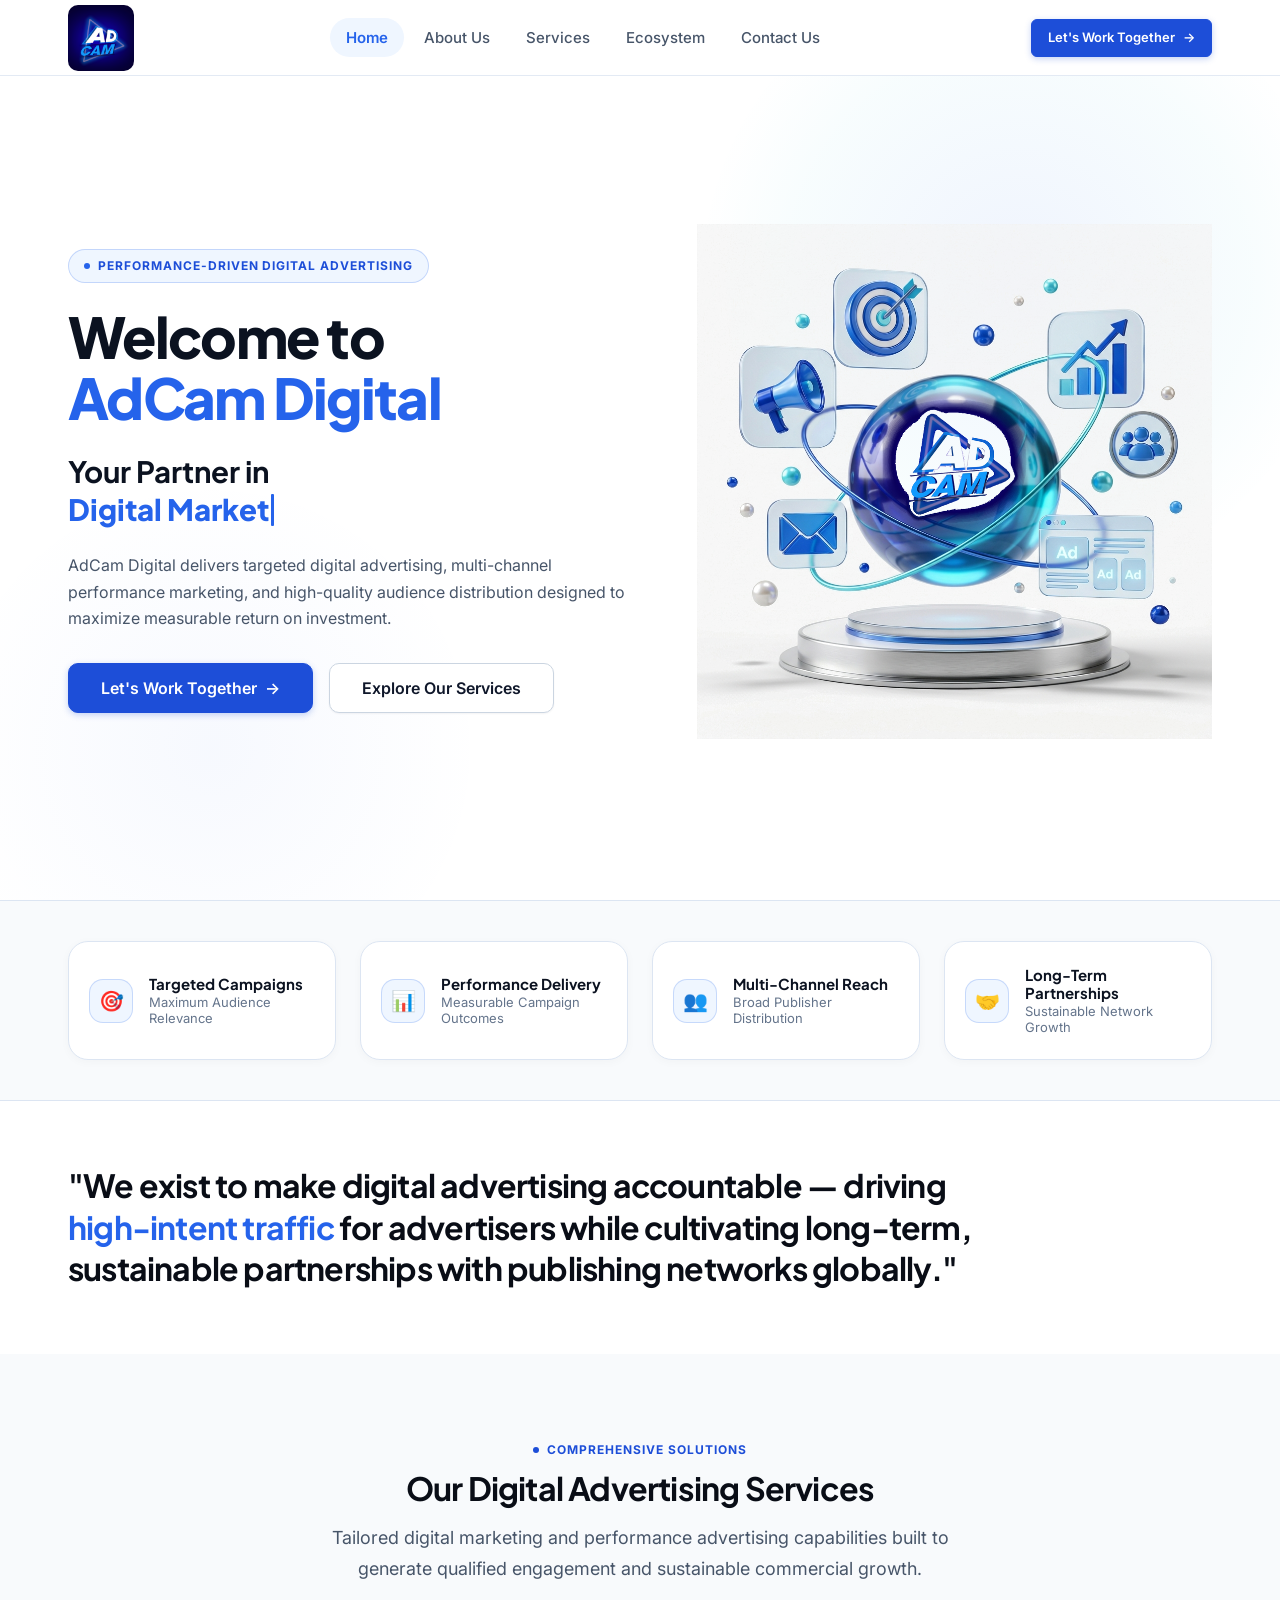
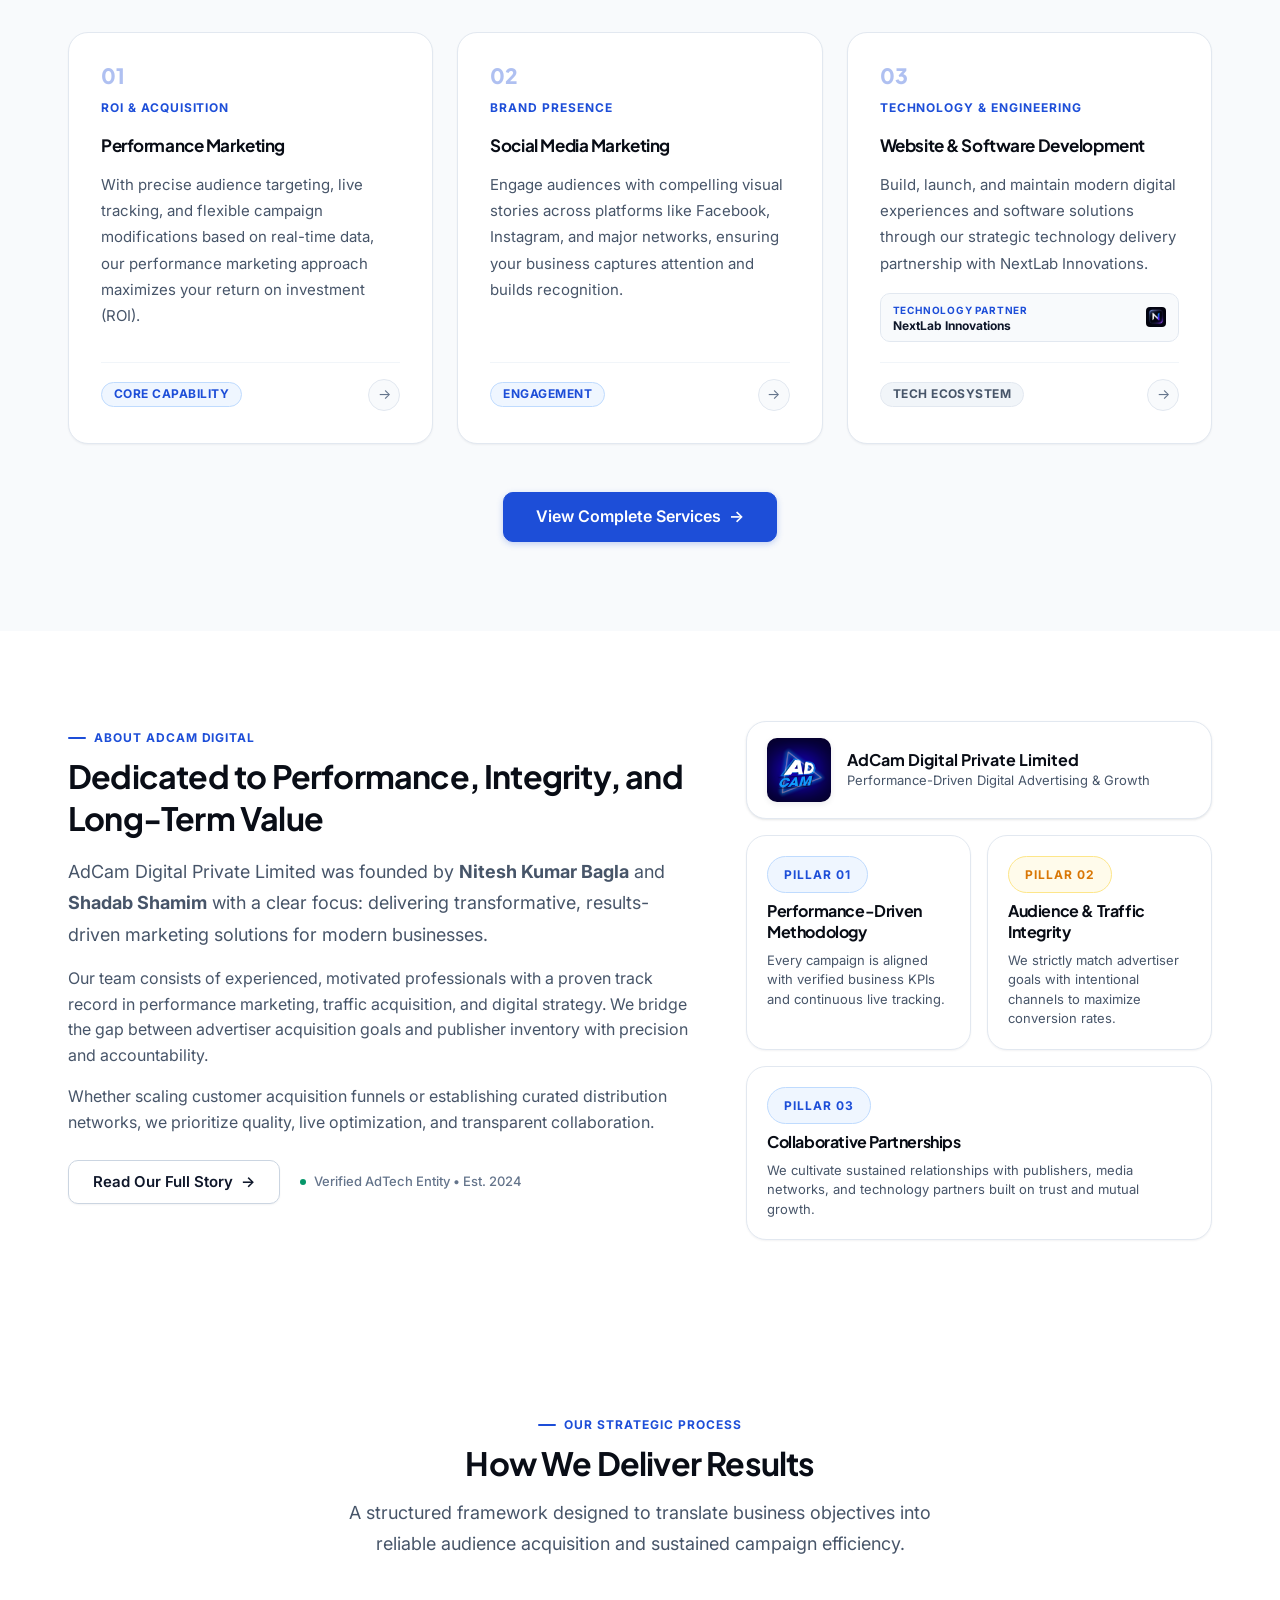
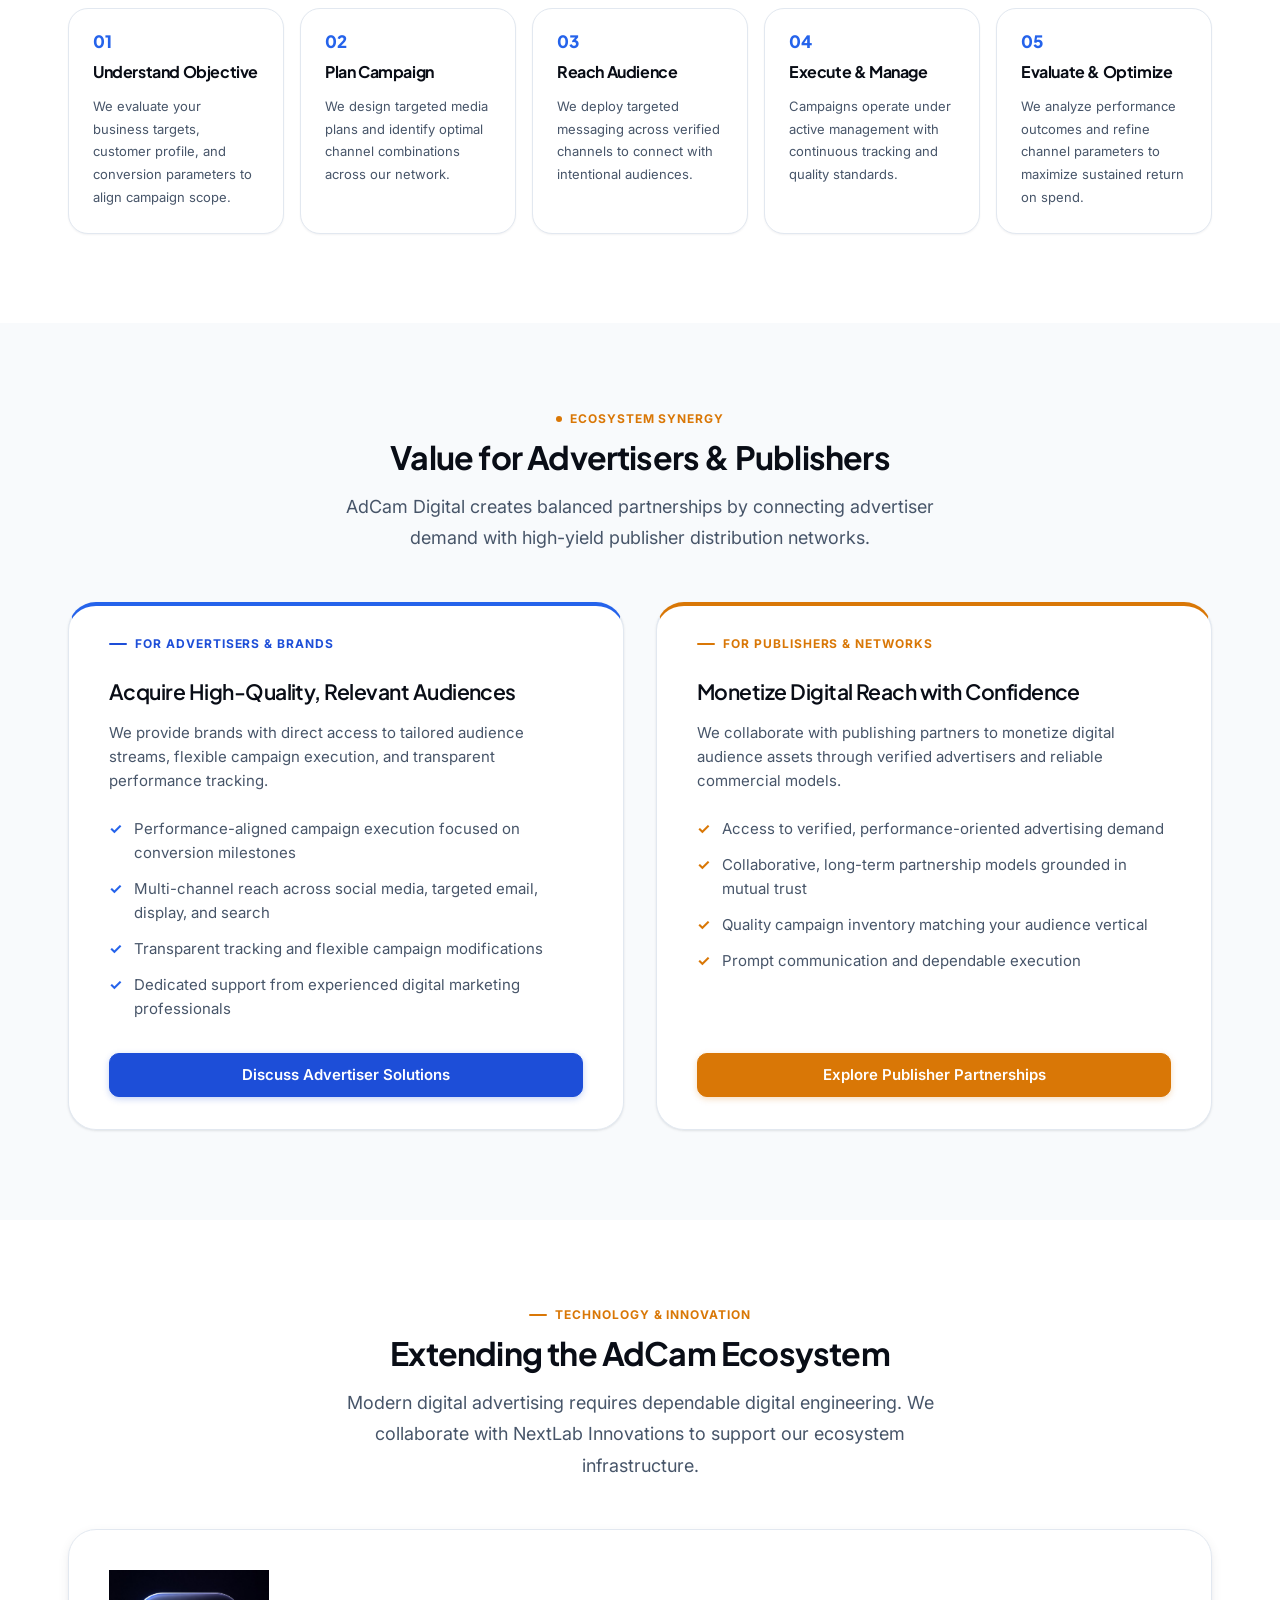
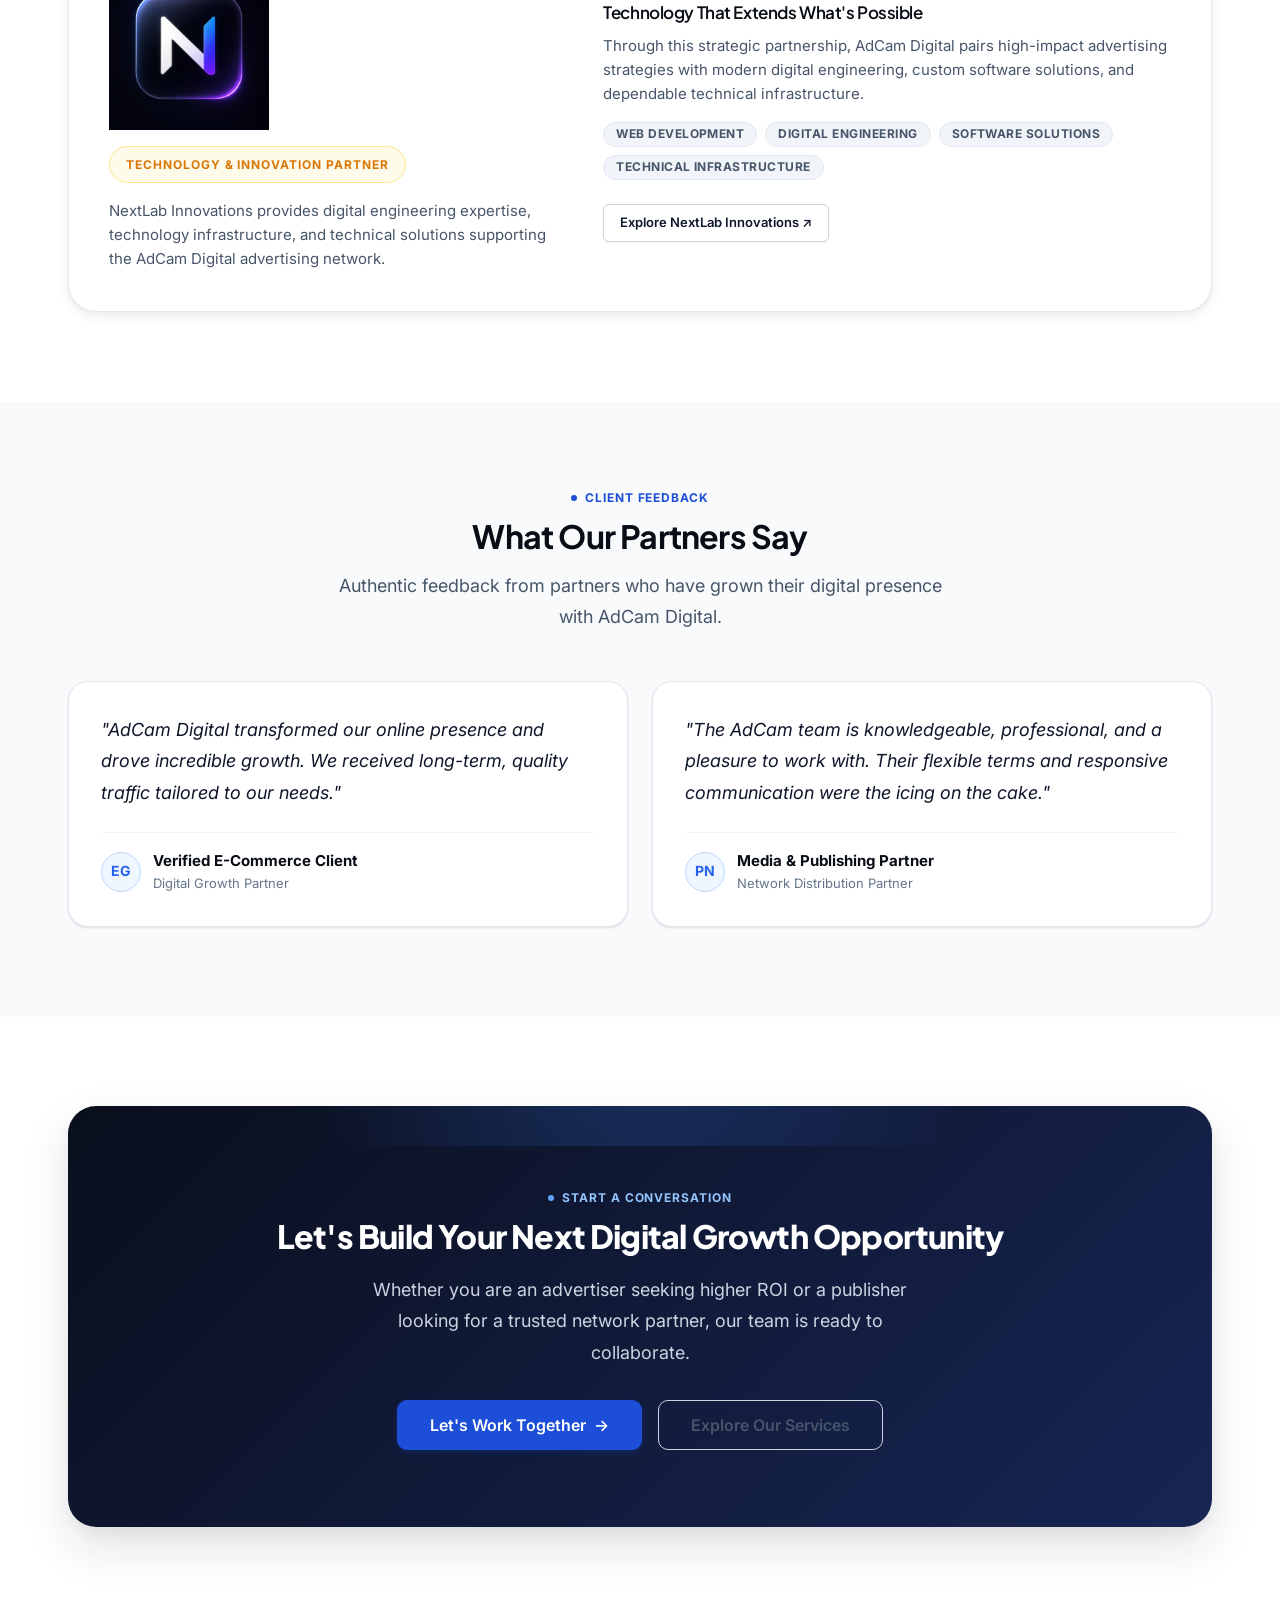
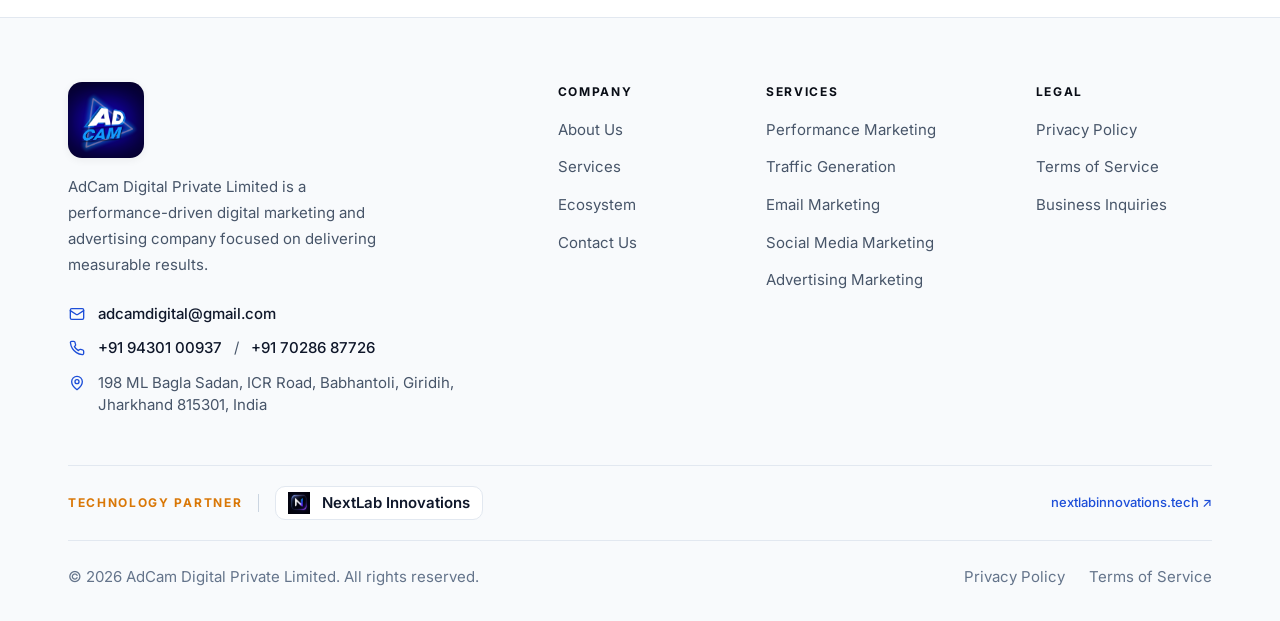
<file: index.html>
<!DOCTYPE html>
<html lang="en" class="no-js">
<head>
  <meta charset="UTF-8" />
  <meta name="viewport" content="width=device-width, initial-scale=1.0" />
  <meta http-equiv="X-UA-Compatible" content="IE=edge" />

  <!-- Primary SEO -->
  <title>AdCam Digital — Performance-Driven Digital Advertising &amp; Marketing</title>
  <meta name="description" content="Welcome to AdCam Digital Private Limited — Your Partner in Digital Marketing and Innovation. Delivering performance-driven digital advertising, traffic acquisition, and digital strategy." />
  <meta name="keywords" content="digital advertising, performance marketing, traffic generation, email marketing, social media marketing, digital strategy, publisher network" />
  <meta name="robots" content="index, follow" />
  <link rel="canonical" href="https://adcamdigital.com/" />

  <!-- Open Graph -->
  <meta property="og:type" content="website" />
  <meta property="og:title" content="AdCam Digital — Performance-Driven Digital Advertising &amp; Marketing" />
  <meta property="og:description" content="AdCam Digital delivers targeted digital advertising, multi-channel performance marketing, and high-quality audience distribution." />
  <meta property="og:image" content="https://www.adcamdigital.com/assets/images/brand/adcam-logo.jpg" />
  <meta property="og:url" content="https://www.adcamdigital.com/" />
  <meta property="og:site_name" content="AdCam Digital" />

  <!-- Twitter Card -->
  <meta name="twitter:card" content="summary_large_image" />
  <meta name="twitter:title" content="AdCam Digital — Performance-Driven Digital Advertising &amp; Marketing" />
  <meta name="twitter:description" content="Performance-driven digital marketing and advertising solutions delivering qualified traffic and measurable business growth." />
  <meta name="twitter:image" content="https://www.adcamdigital.com/assets/images/brand/adcam-logo.jpg" />

  <!-- Favicon -->
  <link rel="icon" type="image/png" href="/assets/icons/favicon.png" />
  <link rel="apple-touch-icon" href="/assets/icons/favicon.png" />

  <!-- Google Fonts -->
  <link rel="preconnect" href="https://fonts.googleapis.com" />
  <link rel="preconnect" href="https://fonts.gstatic.com" crossorigin />
  <link href="https://fonts.googleapis.com/css2?family=Plus+Jakarta+Sans:wght@500;600;700;800&family=Inter:wght@400;500;600;700&display=swap" rel="stylesheet" />

  <!-- CSS Architecture -->
  <link rel="stylesheet" href="/css/variables.css" />
  <link rel="stylesheet" href="/css/reset.css" />
  <link rel="stylesheet" href="/css/base.css" />
  <link rel="stylesheet" href="/css/typography.css" />
  <link rel="stylesheet" href="/css/layout.css" />
  <link rel="stylesheet" href="/css/components.css" />
  <link rel="stylesheet" href="/css/navigation.css" />
  <link rel="stylesheet" href="/css/footer.css" />
  <link rel="stylesheet" href="/css/ecosystem.css" />
  <link rel="stylesheet" href="/css/animations.css" />
  <link rel="stylesheet" href="/css/responsive.css" />
  <link rel="stylesheet" href="/css/pages/home.css" />
</head>
<body>

  <!-- Accessible Skip Link -->
  <a href="#main-content" class="skip-link">Skip to main content</a>

  <!-- ============================================================
       SITE HEADER — CLEAN TRANSPARENT BRAND LOGO (52px)
  ============================================================ -->
  <header class="site-header" role="banner">
    <div class="nav-inner">
      <a href="/" class="nav-logo" aria-label="AdCam Digital — Home">
        <img src="/assets/images/brand/adcam-logo.jpg" alt="AdCam Digital Logo" class="nav-logo__img" width="62" height="62" />
      </a>

      <nav class="nav-desktop" aria-label="Primary navigation">
        <a href="/" class="nav-link is-active" aria-current="page">Home</a>
        <a href="/about" class="nav-link">About Us</a>
        <a href="/services" class="nav-link">Services</a>
        <a href="/ecosystem" class="nav-link">Ecosystem</a>
        <a href="/contact" class="nav-link">Contact Us</a>
      </nav>

      <div class="nav-actions">
        <a href="/contact" class="btn btn--primary btn--sm">
          Let's Work Together
          <span class="btn__icon" aria-hidden="true">→</span>
        </a>
      </div>

      <button class="nav-toggle" type="button" aria-expanded="false" aria-controls="nav-mobile-panel" aria-label="Open navigation menu" id="nav-toggle-btn">
        <span class="nav-toggle__bars" aria-hidden="true">
          <span class="nav-toggle__bar"></span>
          <span class="nav-toggle__bar"></span>
          <span class="nav-toggle__bar"></span>
        </span>
      </button>
    </div>
  </header>

  <!-- Mobile Navigation Panel -->
  <nav class="nav-mobile" id="nav-mobile-panel" aria-label="Mobile navigation" aria-hidden="true">
    <div class="nav-mobile__links">
      <a href="/" class="nav-mobile__link is-active" aria-current="page">Home</a>
      <a href="/about" class="nav-mobile__link">About Us</a>
      <a href="/services" class="nav-mobile__link">Services</a>
      <a href="/ecosystem" class="nav-mobile__link">Ecosystem</a>
      <a href="/contact" class="nav-mobile__link">Contact Us</a>
    </div>
    <div class="nav-mobile__divider" aria-hidden="true"></div>
    <div class="nav-mobile__cta">
      <a href="/contact" class="btn btn--primary btn--full">Let's Work Together</a>
    </div>
  </nav>

  <!-- ============================================================
       MAIN CONTENT (PREMIUM LIGHT CORPORATE)
  ============================================================ -->
  <main class="page-main nav-offset" id="main-content">

    <!-- 1. HERO SECTION (SEAMLESS 3D ECOSYSTEM + ZERO-JITTER TYPEWRITER) -->
    <section class="hero" aria-label="Hero Introduction">
      <div class="container">
        <div class="hero-grid">
          
          <div class="hero-content reveal reveal--fade-up">
            
            <!-- Refined Eyebrow Badge -->
            <div class="hero-eyebrow">
              <span class="hero-eyebrow__dot"></span>
              Performance-Driven Digital Advertising
            </div>

            <!-- Two-Line Bold Heading -->
            <h1 class="hero-headline">
              Welcome to
              <span class="hero-headline-brand">AdCam Digital</span>
            </h1>

            <!-- Subhead with Fixed-Width Typewriter Slot -->
            <p class="hero-subhead">
              <span class="hero-subhead-prefix">Your Partner in</span>
              <span class="typewriter-slot">
                <span class="typewriter-sizer" aria-hidden="true">Technology &amp; Innovation</span>
                <span class="typewriter-active">
                  <span class="typewriter-text" data-typewriter>Digital Marketing</span>
                  <span class="typewriter-cursor" aria-hidden="true"></span>
                </span>
              </span>
            </p>

            <p class="hero-description">
              AdCam Digital delivers targeted digital advertising, multi-channel performance marketing, and high-quality audience distribution designed to maximize measurable return on investment.
            </p>

            <div class="hero-actions">
              <a href="/contact" class="btn btn--primary btn--lg">
                Let's Work Together
                <span class="btn__icon" aria-hidden="true">→</span>
              </a>
              <a href="/services" class="btn btn--secondary btn--lg">
                Explore Our Services
              </a>
            </div>

          </div>

          <!-- Right Column: Seamless Transparent 3D Ecosystem Artwork (No Poster Borders) -->
          <div class="hero-visual-wrap reveal reveal--fade-left">
            <div class="hero-3d-container">
              <img
                src="/assets/images/hero/adcam-hero-3d-transparent.png"
                alt="AdCam Digital 3D Advertising Ecosystem"
                class="hero-3d-img"
                width="530"
                height="530"
                loading="eager"
              />
            </div>
          </div>

        </div>
      </div>
    </section>

    <!-- 2. KEY CAPABILITIES STRIP (DEDICATED POST-HERO SECTION) -->
    <section class="capabilities-strip" aria-label="Key Capabilities">
      <div class="container">
        <div class="capabilities-grid reveal reveal--fade-up">
          
          <div class="capability-card">
            <div class="capability-icon" aria-hidden="true">🎯</div>
            <div class="capability-text">
              <span class="capability-title">Targeted Campaigns</span>
              <span class="capability-desc">Maximum Audience Relevance</span>
            </div>
          </div>

          <div class="capability-card">
            <div class="capability-icon" aria-hidden="true">📊</div>
            <div class="capability-text">
              <span class="capability-title">Performance Delivery</span>
              <span class="capability-desc">Measurable Campaign Outcomes</span>
            </div>
          </div>

          <div class="capability-card">
            <div class="capability-icon" aria-hidden="true">👥</div>
            <div class="capability-text">
              <span class="capability-title">Multi-Channel Reach</span>
              <span class="capability-desc">Broad Publisher Distribution</span>
            </div>
          </div>

          <div class="capability-card">
            <div class="capability-icon" aria-hidden="true">🤝</div>
            <div class="capability-text">
              <span class="capability-title">Long-Term Partnerships</span>
              <span class="capability-desc">Sustainable Network Growth</span>
            </div>
          </div>

        </div>
      </div>
    </section>

    <!-- 3. EDITORIAL POSITIONING & PURPOSE STATEMENT -->
    <section class="positioning-strip" aria-label="Company Purpose">
      <div class="container">
        <div class="positioning-statement reveal reveal--fade-up">
          "We exist to make digital advertising accountable — driving <span class="highlight">high-intent traffic</span> for advertisers while cultivating long-term, sustainable partnerships with publishing networks globally."
        </div>
      </div>
    </section>

    <!-- 4. CORE SERVICES SECTION (FEATURED 3 PREVIEW) -->
    <section class="section section--secondary" id="services">
      <div class="container">
        
        <div class="section-header section-header--center reveal reveal--fade-up">
          <div class="eyebrow eyebrow--dot">Comprehensive Solutions</div>
          <h2 class="section-heading__title">Our Digital Advertising Services</h2>
          <p class="section-heading__subtitle">
            Tailored digital marketing and performance advertising capabilities built to generate qualified engagement and sustainable commercial growth.
          </p>
        </div>

        <div class="grid grid--3 reveal-stagger">

          <!-- 01. Performance Marketing -->
          <div class="service-card">
            <div>
              <div class="text-number">01</div>
              <div class="service-card__category" style="margin-top: var(--space-3);">ROI &amp; Acquisition</div>
            </div>
            <h3 class="service-card__title">Performance Marketing</h3>
            <p class="service-card__body">
              With precise audience targeting, live tracking, and flexible campaign modifications based on real-time data, our performance marketing approach maximizes your return on investment (ROI).
            </p>
            <div class="service-card__footer">
              <span class="badge badge--blue">Core Capability</span>
              <a href="/services#performance-marketing" class="service-card__arrow" aria-label="Learn more about Performance Marketing">→</a>
            </div>
          </div>

          <!-- 02. Social Media Marketing -->
          <div class="service-card">
            <div>
              <div class="text-number">02</div>
              <div class="service-card__category" style="margin-top: var(--space-3);">Brand Presence</div>
            </div>
            <h3 class="service-card__title">Social Media Marketing</h3>
            <p class="service-card__body">
              Engage audiences with compelling visual stories across platforms like Facebook, Instagram, and major networks, ensuring your business captures attention and builds recognition.
            </p>
            <div class="service-card__footer">
              <span class="badge badge--blue">Engagement</span>
              <a href="/services#social-media-marketing" class="service-card__arrow" aria-label="Learn more about Social Media Marketing">→</a>
            </div>
          </div>

          <!-- 03. Website & Software Development -->
          <div class="service-card service-card--partner">
            <div>
              <div class="text-number">03</div>
              <div class="service-card__category" style="margin-top: var(--space-3);">Technology &amp; Engineering</div>
            </div>
            <h3 class="service-card__title">Website &amp; Software Development</h3>
            <p class="service-card__body">
              Build, launch, and maintain modern digital experiences and software solutions through our strategic technology delivery partnership with NextLab Innovations.
            </p>
            <div class="service-card__partner-strip">
              <div class="service-card__partner-meta">
                <span class="service-card__partner-label">Technology Partner</span>
                <span class="service-card__partner-name">NextLab Innovations</span>
              </div>
              <img src="/assets/images/partners/nextlab-logo.jpg" alt="NextLab Innovations" class="service-card__partner-logo" loading="lazy" />
            </div>
            <div class="service-card__footer">
              <span class="badge badge--neutral">Tech Ecosystem</span>
              <a href="/services#software-development" class="service-card__arrow" aria-label="Learn more about Website & Software Development">→</a>
            </div>
          </div>

        </div>

        <div class="text-center" style="margin-top: var(--space-12);">
          <a href="/services" class="btn btn--primary btn--lg">
            View Complete Services
            <span class="btn__icon" aria-hidden="true">→</span>
          </a>
        </div>

      </div>
    </section>

    <!-- 5. ABOUT ADCAM DIGITAL & MISSION -->
    <section class="section section--primary" id="about">
      <div class="container">
        <div class="about-split">
          
          <div class="about-left-col reveal reveal--fade-right">
            <div class="eyebrow eyebrow--line">About AdCam Digital</div>
            <h2 class="text-h2" style="margin-bottom: var(--space-4);">
              Dedicated to Performance, Integrity, and Long-Term Value
            </h2>
            <p class="text-body-lg" style="margin-bottom: var(--space-4);">
              AdCam Digital Private Limited was founded by <strong>Nitesh Kumar Bagla</strong> and <strong>Shadab Shamim</strong> with a clear focus: delivering transformative, results-driven marketing solutions for modern businesses.
            </p>
            <p class="text-body" style="margin-bottom: var(--space-4);">
              Our team consists of experienced, motivated professionals with a proven track record in performance marketing, traffic acquisition, and digital strategy. We bridge the gap between advertiser acquisition goals and publisher inventory with precision and accountability.
            </p>
            <p class="text-body" style="margin-bottom: 0;">
              Whether scaling customer acquisition funnels or establishing curated distribution networks, we prioritize quality, live optimization, and transparent collaboration.
            </p>

            <div class="about-actions-wrap">
              <a href="/about" class="btn btn--secondary">
                Read Our Full Story
                <span class="btn__icon" aria-hidden="true">→</span>
              </a>
              <div class="about-trust-tag">
                <span class="about-trust-tag__dot" aria-hidden="true"></span>
                <span>Verified AdTech Entity &bull; Est. 2024</span>
              </div>
            </div>
          </div>

          <div class="about-right-col reveal reveal--fade-left">
            <div class="about-brand-card">
              <img src="/assets/images/brand/adcam-logo.jpg" alt="AdCam Digital" class="about-brand-card__img" width="64" height="64" />
              <div class="about-brand-card__content">
                <div class="about-brand-card__name">AdCam Digital Private Limited</div>
                <div class="about-brand-card__tagline">Performance-Driven Digital Advertising &amp; Growth</div>
              </div>
            </div>

            <div class="about-pillars-grid">
              <div class="about-pillar-card">
                <div class="pill-label about-pillar-card__pill">Pillar 01</div>
                <h3 class="about-pillar-card__title">Performance-Driven Methodology</h3>
                <p class="about-pillar-card__text">Every campaign is aligned with verified business KPIs and continuous live tracking.</p>
              </div>

              <div class="about-pillar-card">
                <div class="pill-label pill-label--amber about-pillar-card__pill">Pillar 02</div>
                <h3 class="about-pillar-card__title">Audience &amp; Traffic Integrity</h3>
                <p class="about-pillar-card__text">We strictly match advertiser goals with intentional channels to maximize conversion rates.</p>
              </div>

              <div class="about-pillar-card about-pillar-card--full">
                <div class="pill-label about-pillar-card__pill">Pillar 03</div>
                <h3 class="about-pillar-card__title">Collaborative Partnerships</h3>
                <p class="about-pillar-card__text">We cultivate sustained relationships with publishers, media networks, and technology partners built on trust and mutual growth.</p>
              </div>
            </div>
          </div>

        </div>
      </div>
    </section>

    <!-- 6. HOW ADCAM WORKS (5-STAGE STRATEGIC METHODOLOGY) -->
    <section class="section section--primary" id="methodology">
      <div class="container">
        
        <div class="section-header section-header--center reveal reveal--fade-up">
          <div class="eyebrow eyebrow--line">Our Strategic Process</div>
          <h2 class="section-heading__title">How We Deliver Results</h2>
          <p class="section-heading__subtitle">
            A structured framework designed to translate business objectives into reliable audience acquisition and sustained campaign efficiency.
          </p>
        </div>

        <div class="process-grid reveal-stagger">

          <div class="process-card">
            <div class="process-step-num">01</div>
            <h3 class="process-title">Understand Objective</h3>
            <p class="process-desc">We evaluate your business targets, customer profile, and conversion parameters to align campaign scope.</p>
          </div>

          <div class="process-card">
            <div class="process-step-num">02</div>
            <h3 class="process-title">Plan Campaign</h3>
            <p class="process-desc">We design targeted media plans and identify optimal channel combinations across our network.</p>
          </div>

          <div class="process-card">
            <div class="process-step-num">03</div>
            <h3 class="process-title">Reach Audience</h3>
            <p class="process-desc">We deploy targeted messaging across verified channels to connect with intentional audiences.</p>
          </div>

          <div class="process-card">
            <div class="process-step-num">04</div>
            <h3 class="process-title">Execute &amp; Manage</h3>
            <p class="process-desc">Campaigns operate under active management with continuous tracking and quality standards.</p>
          </div>

          <div class="process-card">
            <div class="process-step-num">05</div>
            <h3 class="process-title">Evaluate &amp; Optimize</h3>
            <p class="process-desc">We analyze performance outcomes and refine channel parameters to maximize sustained return on spend.</p>
          </div>

        </div>

      </div>
    </section>

    <!-- 7. ADVERTISER & PUBLISHER ECOSYSTEM -->
    <section class="section section--secondary" id="ecosystem-value">
      <div class="container">
        
        <div class="section-header section-header--center reveal reveal--fade-up">
          <div class="eyebrow eyebrow--dot eyebrow--amber">Ecosystem Synergy</div>
          <h2 class="section-heading__title">Value for Advertisers &amp; Publishers</h2>
          <p class="section-heading__subtitle">
            AdCam Digital creates balanced partnerships by connecting advertiser demand with high-yield publisher distribution networks.
          </p>
        </div>

        <div class="ecosystem-split">

          <!-- For Advertisers -->
          <div class="ecosystem-card ecosystem-card--advertisers reveal reveal--fade-right">
            <div class="eyebrow eyebrow--line">For Advertisers &amp; Brands</div>
            <h3 class="text-h3">Acquire High-Quality, Relevant Audiences</h3>
            <p class="text-body-sm">
              We provide brands with direct access to tailored audience streams, flexible campaign execution, and transparent performance tracking.
            </p>

            <div class="ecosystem-list">
              <div class="ecosystem-list-item">
                <span class="check">✓</span>
                <span>Performance-aligned campaign execution focused on conversion milestones</span>
              </div>
              <div class="ecosystem-list-item">
                <span class="check">✓</span>
                <span>Multi-channel reach across social media, targeted email, display, and search</span>
              </div>
              <div class="ecosystem-list-item">
                <span class="check">✓</span>
                <span>Transparent tracking and flexible campaign modifications</span>
              </div>
              <div class="ecosystem-list-item">
                <span class="check">✓</span>
                <span>Dedicated support from experienced digital marketing professionals</span>
              </div>
            </div>

            <div style="margin-top: auto; padding-top: var(--space-4);">
              <a href="/contact" class="btn btn--primary btn--full">Discuss Advertiser Solutions</a>
            </div>
          </div>

          <!-- For Publishers -->
          <div class="ecosystem-card ecosystem-card--publishers reveal reveal--fade-left">
            <div class="eyebrow eyebrow--line eyebrow--amber">For Publishers &amp; Networks</div>
            <h3 class="text-h3">Monetize Digital Reach with Confidence</h3>
            <p class="text-body-sm">
              We collaborate with publishing partners to monetize digital audience assets through verified advertisers and reliable commercial models.
            </p>

            <div class="ecosystem-list">
              <div class="ecosystem-list-item">
                <span class="check">✓</span>
                <span>Access to verified, performance-oriented advertising demand</span>
              </div>
              <div class="ecosystem-list-item">
                <span class="check">✓</span>
                <span>Collaborative, long-term partnership models grounded in mutual trust</span>
              </div>
              <div class="ecosystem-list-item">
                <span class="check">✓</span>
                <span>Quality campaign inventory matching your audience vertical</span>
              </div>
              <div class="ecosystem-list-item">
                <span class="check">✓</span>
                <span>Prompt communication and dependable execution</span>
              </div>
            </div>

            <div style="margin-top: auto; padding-top: var(--space-4);">
              <a href="/contact" class="btn btn--amber btn--full">Explore Publisher Partnerships</a>
            </div>
          </div>

        </div>

      </div>
    </section>

    <!-- 8. TECHNOLOGY & INNOVATION PARTNER: NEXTLAB INNOVATIONS -->
    <section class="section section--primary" id="technology-partner">
      <div class="container">
        
        <div class="section-header section-header--center reveal reveal--fade-up">
          <div class="eyebrow eyebrow--line eyebrow--amber">Technology &amp; Innovation</div>
          <h2 class="section-heading__title">Extending the AdCam Ecosystem</h2>
          <p class="section-heading__subtitle">
            Modern digital advertising requires dependable digital engineering. We collaborate with NextLab Innovations to support our ecosystem infrastructure.
          </p>
        </div>

        <div class="nextlab-showcase-card reveal reveal--scale-up">
          
          <div class="nextlab-logo-wrap">
            <img
              src="/assets/images/partners/nextlab-logo.jpg"
              alt="NextLab Innovations Logo"
              class="nextlab-logo-img"
              width="160"
              height="36"
              loading="lazy"
            />
            <div class="pill-label pill-label--amber" style="width: fit-content;">
              Technology &amp; Innovation Partner
            </div>
            <p class="text-body-sm" style="color: var(--color-text-secondary);">
              NextLab Innovations provides digital engineering expertise, technology infrastructure, and technical solutions supporting the AdCam Digital advertising network.
            </p>
          </div>

          <div>
            <h3 class="text-h4" style="margin-bottom: var(--space-2);">Technology That Extends What's Possible</h3>
            <p class="text-body-sm" style="margin-bottom: var(--space-4);">
              Through this strategic partnership, AdCam Digital pairs high-impact advertising strategies with modern digital engineering, custom software solutions, and dependable technical infrastructure.
            </p>

            <div class="nextlab-capabilities">
              <span class="badge badge--neutral">Web Development</span>
              <span class="badge badge--neutral">Digital Engineering</span>
              <span class="badge badge--neutral">Software Solutions</span>
              <span class="badge badge--neutral">Technical Infrastructure</span>
            </div>

            <div style="margin-top: var(--space-6);">
              <a href="https://nextlabinnovations.tech" class="btn btn--secondary btn--sm">
                Explore NextLab Innovations ↗
              </a>
            </div>
          </div>

        </div>

      </div>
    </section>

    <!-- 9. VERIFIED CLIENT TESTIMONIALS -->
    <section class="section section--secondary" id="testimonials">
      <div class="container">
        
        <div class="section-header section-header--center reveal reveal--fade-up">
          <div class="eyebrow eyebrow--dot">Client Feedback</div>
          <h2 class="section-heading__title">What Our Partners Say</h2>
          <p class="section-heading__subtitle">
            Authentic feedback from partners who have grown their digital presence with AdCam Digital.
          </p>
        </div>

        <div class="grid grid--2 reveal-stagger">
          
          <div class="testimonial-box">
            <p class="testimonial-text">
              "AdCam Digital transformed our online presence and drove incredible growth. We received long-term, quality traffic tailored to our needs."
            </p>
            <div class="testimonial-cite">
              <div class="cite-badge">EG</div>
              <div>
                <p class="text-body-sm" style="font-weight: var(--weight-bold); color: var(--color-text-heading);">Verified E-Commerce Client</p>
                <p class="text-caption" style="color: var(--color-text-muted);">Digital Growth Partner</p>
              </div>
            </div>
          </div>

          <div class="testimonial-box">
            <p class="testimonial-text">
              "The AdCam team is knowledgeable, professional, and a pleasure to work with. Their flexible terms and responsive communication were the icing on the cake."
            </p>
            <div class="testimonial-cite">
              <div class="cite-badge">PN</div>
              <div>
                <p class="text-body-sm" style="font-weight: var(--weight-bold); color: var(--color-text-heading);">Media &amp; Publishing Partner</p>
                <p class="text-caption" style="color: var(--color-text-muted);">Network Distribution Partner</p>
              </div>
            </div>
          </div>

        </div>

      </div>
    </section>

    <!-- 10. HIGH-IMPACT CLOSING CTA BLOCK -->
    <section class="section section--primary" id="cta">
      <div class="container">
        <div class="cta-block reveal reveal--scale-up">
          <div class="eyebrow eyebrow--dot">Start A Conversation</div>
          <h2 class="cta-block__title">
            Let's Build Your Next Digital Growth Opportunity
          </h2>
          <p class="cta-block__subtitle">
            Whether you are an advertiser seeking higher ROI or a publisher looking for a trusted network partner, our team is ready to collaborate.
          </p>
          <div class="cta-block__actions">
            <a href="/contact" class="btn btn--primary btn--lg">
              Let's Work Together
              <span class="btn__icon" aria-hidden="true">→</span>
            </a>
            <a href="/services" class="btn btn--ghost btn--lg">
              Explore Our Services
            </a>
          </div>
        </div>
      </div>
    </section>

  </main>

  <!-- ============================================================
       SITE FOOTER
  ============================================================ -->
  <footer class="site-footer" role="contentinfo">
    <div class="container">
      
      <div class="footer-top">
        
        <!-- Brand Column -->
        <div class="footer-brand">
          <a href="/" class="footer-brand__logo" aria-label="AdCam Digital — Home">
            <img src="/assets/images/brand/adcam-logo.jpg" alt="AdCam Digital" class="footer-brand__img" width="76" height="76" />
          </a>
          <p class="footer-brand__desc">
            AdCam Digital Private Limited is a performance-driven digital marketing and advertising company focused on delivering measurable results.
          </p>
                    <div class="footer-contact-list">
            <div class="footer-contact-item">
              <span class="footer-contact-icon" aria-hidden="true">
                <svg viewBox="0 0 24 24">
                  <rect x="2" y="4" width="20" height="16" rx="2"></rect>
                  <path d="m22 7-8.97 5.7a1.94 1.94 0 0 1-2.06 0L2 7"></path>
                </svg>
              </span>
              <a href="mailto:adcamdigital@gmail.com">adcamdigital@gmail.com</a>
            </div>
            <div class="footer-contact-item">
              <span class="footer-contact-icon" aria-hidden="true">
                <svg viewBox="0 0 24 24">
                  <path d="M22 16.92v3a2 2 0 0 1-2.18 2 19.79 19.79 0 0 1-8.63-3.07 19.5 19.5 0 0 1-6-6 19.79 19.79 0 0 1-3.07-8.67A2 2 0 0 1 4.11 2h3a2 2 0 0 1 2 1.72 12.84 12.84 0 0 0 .7 2.81 2 2 0 0 1-.45 2.11L8.09 9.91a16 16 0 0 0 6 6l1.27-1.27a2 2 0 0 1 2.11-.45 12.84 12.84 0 0 0 2.81.7A2 2 0 0 1 22 16.92z"></path>
                </svg>
              </span>
              <a href="tel:+919430100937">+91 94301 00937</a> / <a href="tel:+917028687726">+91 70286 87726</a>
            </div>
            <div class="footer-contact-item">
              <span class="footer-contact-icon" aria-hidden="true">
                <svg viewBox="0 0 24 24">
                  <path d="M20 10c0 6-8 12-8 12s-8-6-8-12a8 8 0 0 1 16 0Z"></path>
                  <circle cx="12" cy="10" r="3"></circle>
                </svg>
              </span>
              <span>198 ML Bagla Sadan, ICR Road, Babhantoli, Giridih, Jharkhand 815301, India</span>
            </div>
          </div>
        </div>

        <!-- Navigation Links Grid (Desktop: 3 cols; Mobile: 2 cols side-by-side) -->
        <div class="footer-links-grid">
          
          <!-- Company Links -->
          <nav class="footer-col" aria-label="Footer Navigation — Company">
            <p class="footer-col__heading">Company</p>
            <ul class="footer-col__list">
              <li><a href="/about" class="footer-col__link">About Us</a></li>
              <li><a href="/services" class="footer-col__link">Services</a></li>
              <li><a href="/ecosystem" class="footer-col__link">Ecosystem</a></li>
              <li><a href="/contact" class="footer-col__link">Contact Us</a></li>
            </ul>
          </nav>

          <!-- Services Links -->
          <nav class="footer-col" aria-label="Footer Navigation — Services">
            <p class="footer-col__heading">Services</p>
            <ul class="footer-col__list">
              <li><a href="/services#performance-marketing" class="footer-col__link">Performance Marketing</a></li>
              <li><a href="/services#traffic-generation" class="footer-col__link">Traffic Generation</a></li>
              <li><a href="/services#email-marketing" class="footer-col__link">Email Marketing</a></li>
              <li><a href="/services#social-media-marketing" class="footer-col__link">Social Media Marketing</a></li>
              <li><a href="/services#advertising-marketing" class="footer-col__link">Advertising Marketing</a></li>
            </ul>
          </nav>

          <!-- Legal Links -->
          <nav class="footer-col footer-col--legal" aria-label="Footer Navigation — Legal">
            <p class="footer-col__heading">Legal</p>
            <ul class="footer-col__list">
              <li><a href="/privacy-policy" class="footer-col__link">Privacy Policy</a></li>
              <li><a href="/terms" class="footer-col__link">Terms of Service</a></li>
              <li><a href="/contact" class="footer-col__link">Business Inquiries</a></li>
            </ul>
          </nav>

        </div>

      </div><!-- /footer-top -->

      <!-- NextLab Partner Strip -->
      <div class="footer-partner-strip">
        <div class="footer-partner-strip__left">
          <span class="footer-partner-strip__label">Technology Partner</span>
          <div class="footer-partner-strip__separator" aria-hidden="true"></div>
          <a href="https://nextlabinnovations.tech" class="footer-partner-strip__logo" aria-label="NextLab Innovations — Technology Partner">
            <img src="/assets/images/partners/nextlab-logo.jpg" alt="NextLab Innovations" width="90" height="22" loading="lazy" />
            <span class="footer-partner-strip__name">NextLab Innovations</span>
          </a>
        </div>
        <a href="https://nextlabinnovations.tech" class="footer-partner-strip__link">
          nextlabinnovations.tech ↗
        </a>
      </div>

      <!-- Footer Bottom Bar -->
      <div class="footer-bottom">
        <p class="footer-bottom__copy">
          &copy; <span data-year>2024</span> AdCam Digital Private Limited. All rights reserved.
        </p>
        <div class="footer-bottom__links">
          <a href="/privacy-policy" class="footer-bottom__link">Privacy Policy</a>
          <a href="/terms" class="footer-bottom__link">Terms of Service</a>
        </div>
      </div>

    </div>
  </footer>

  <!-- Scripts -->
  <script src="/data/site-config.js"></script>
  <script src="/js/config.js"></script>
  <script src="/js/navigation.js"></script>
  <script src="/js/animations.js"></script>
  <script src="/js/interactions.js"></script>
  <script src="/js/main.js"></script>

</body>
</html>
</file>
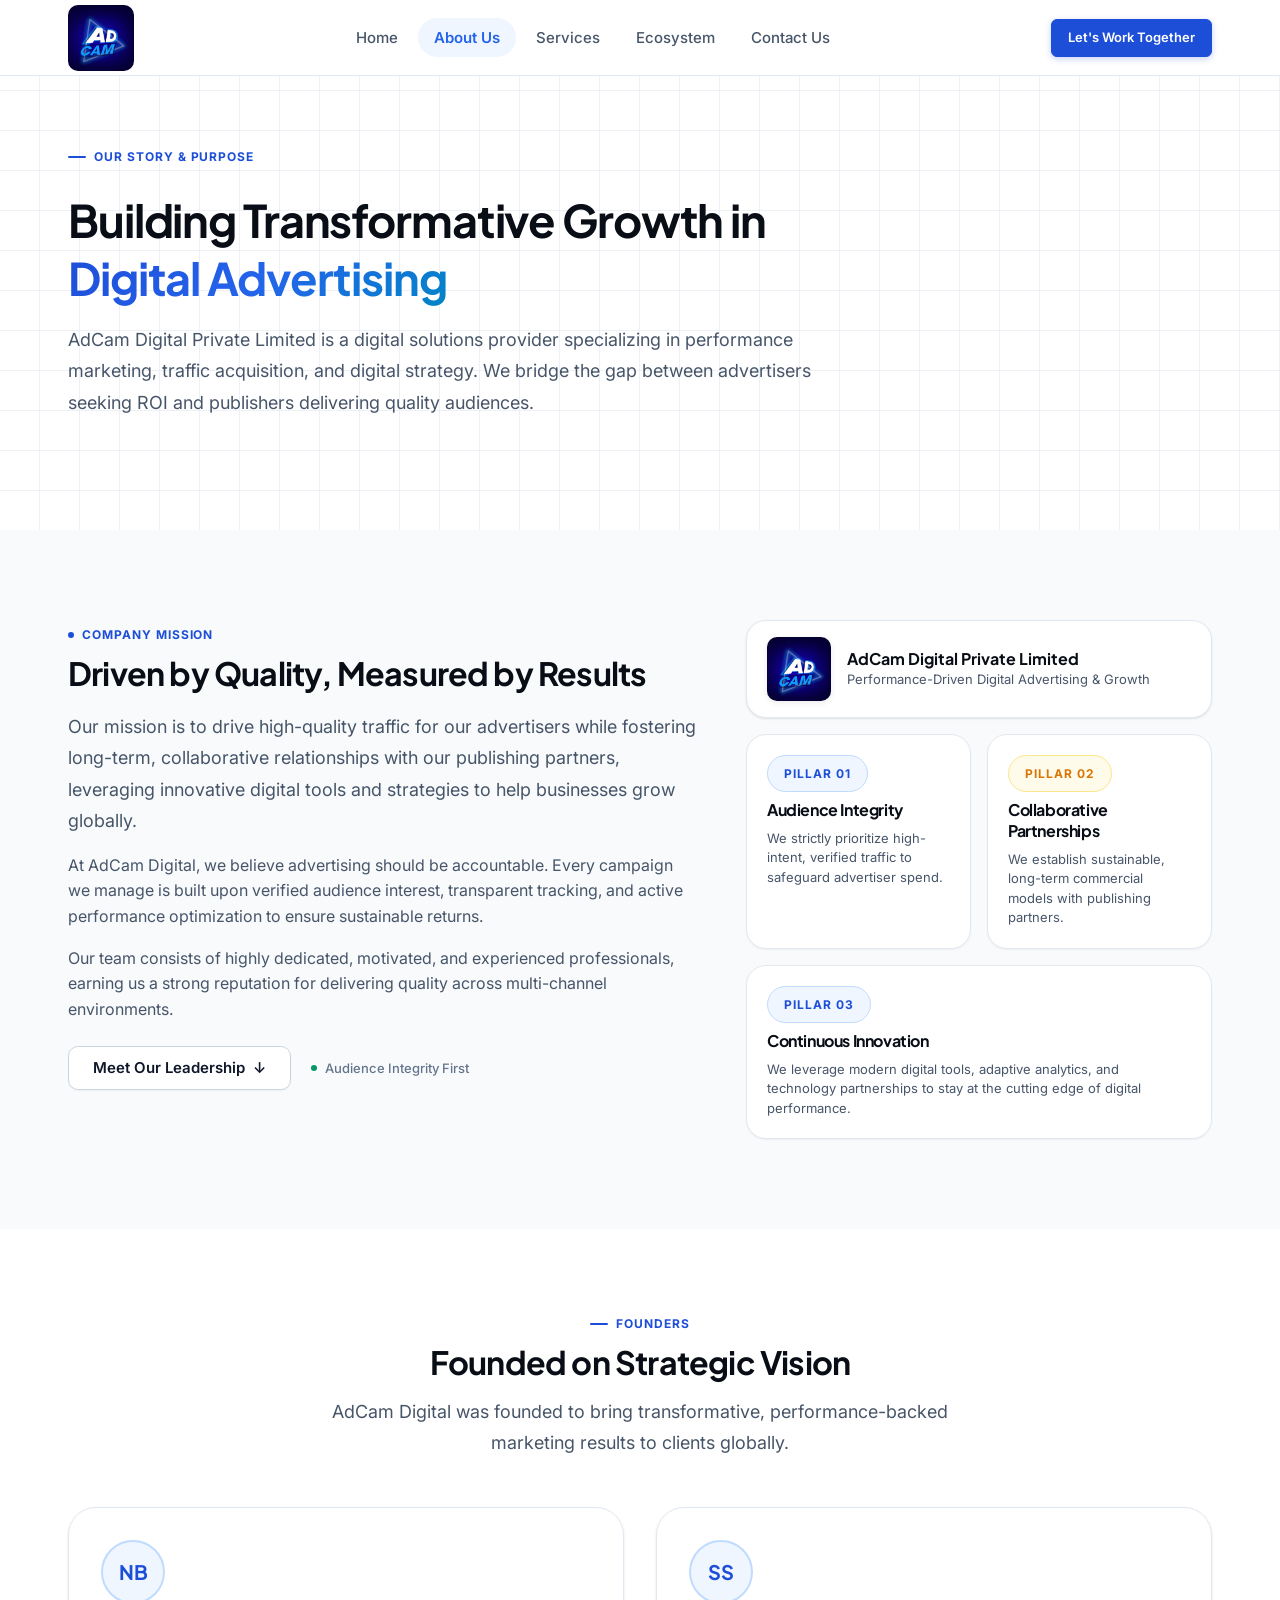
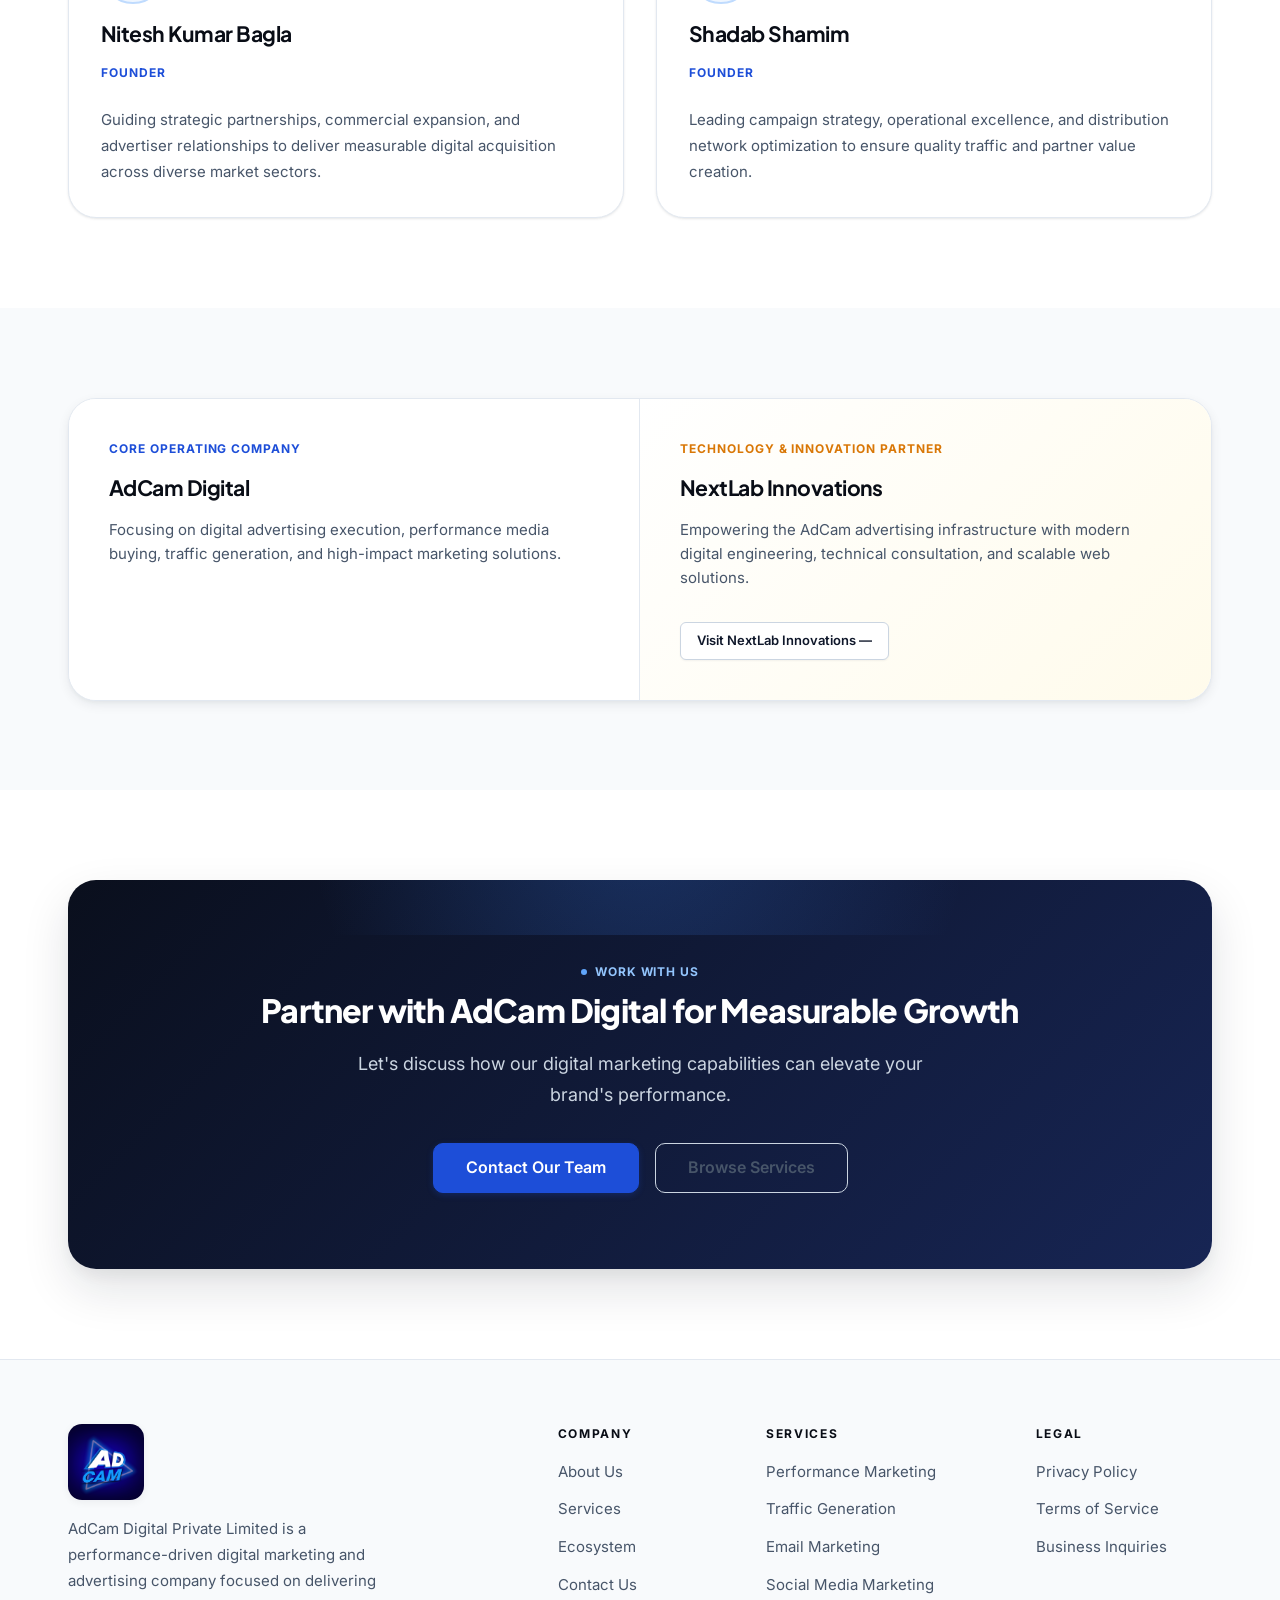
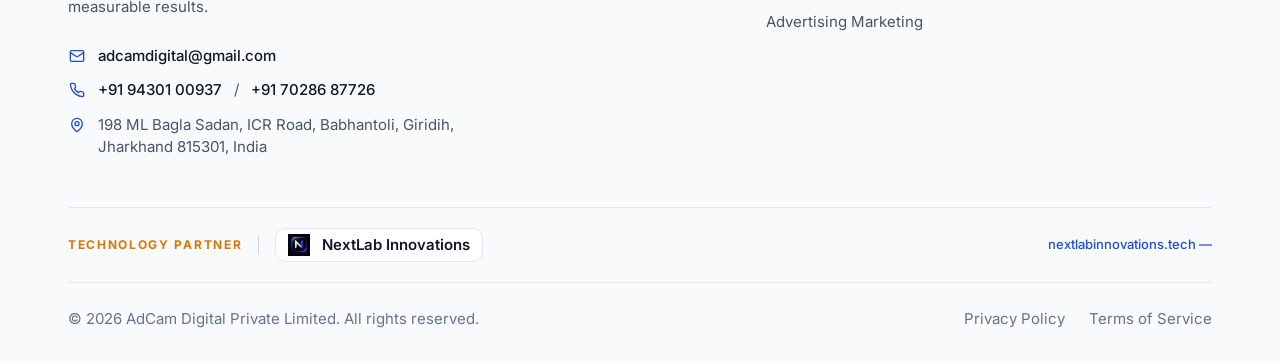
<file: pages/about.html>
<!DOCTYPE html>
<html lang="en" class="no-js">
<head>
  <meta charset="UTF-8" />
  <meta name="viewport" content="width=device-width, initial-scale=1.0" />
  <meta http-equiv="X-UA-Compatible" content="IE=edge" />

  <title>About Us &mdash; AdCam Digital</title>
  <meta name="description" content="Learn about AdCam Digital Private Limited &mdash; founded by Nitesh Kumar Bagla and Shadab Shamim. Delivering performance-driven digital advertising, traffic acquisition, and digital strategy." />
  <meta name="robots" content="index, follow" />
  <link rel="canonical" href="https://adcamdigital.com/about" />

  <!-- Open Graph -->
  <meta property="og:type" content="website" />
  <meta property="og:title" content="About Us &mdash; AdCam Digital" />
  <meta property="og:description" content="Learn about AdCam Digital Private Limited &mdash; founded by Nitesh Kumar Bagla and Shadab Shamim. A performance-driven digital advertising company." />
  <meta property="og:url" content="https://www.adcamdigital.com/pages/about.html" />
  <meta property="og:site_name" content="AdCam Digital" />

  <!-- Favicon -->
  <link rel="icon" type="image/png" href="/assets/icons/favicon.png" />
  <link rel="apple-touch-icon" href="/assets/icons/favicon.png" />

  <!-- Fonts -->
  <link rel="preconnect" href="https://fonts.googleapis.com" />
  <link rel="preconnect" href="https://fonts.gstatic.com" crossorigin />
  <link href="https://fonts.googleapis.com/css2?family=Plus+Jakarta+Sans:wght@500;600;700;800&family=Inter:wght@400;500;600;700&display=swap" rel="stylesheet" />

  <!-- CSS -->
  <link rel="stylesheet" href="/css/variables.css" />
  <link rel="stylesheet" href="/css/reset.css" />
  <link rel="stylesheet" href="/css/base.css" />
  <link rel="stylesheet" href="/css/typography.css" />
  <link rel="stylesheet" href="/css/layout.css" />
  <link rel="stylesheet" href="/css/components.css" />
  <link rel="stylesheet" href="/css/navigation.css" />
  <link rel="stylesheet" href="/css/footer.css" />
  <link rel="stylesheet" href="/css/ecosystem.css" />
  <link rel="stylesheet" href="/css/animations.css" />
  <link rel="stylesheet" href="/css/responsive.css" />
  <link rel="stylesheet" href="/css/pages/about.css" />
</head>
<body>

  <a href="#main-content" class="skip-link">Skip to main content</a>

  <!-- SITE HEADER -->
  <header class="site-header" role="banner">
    <div class="nav-inner">
      <a href="/" class="nav-logo" aria-label="AdCam Digital &mdash; Home">
        <img src="/assets/images/brand/adcam-logo.jpg" alt="AdCam Digital Logo" class="nav-logo__img" width="62" height="62" />
      </a>
      <nav class="nav-desktop" aria-label="Primary navigation">
        <a href="/" class="nav-link">Home</a>
        <a href="/about" class="nav-link is-active" aria-current="page">About Us</a>
        <a href="/services" class="nav-link">Services</a>
        <a href="/ecosystem" class="nav-link">Ecosystem</a>
        <a href="/contact" class="nav-link">Contact Us</a>
      </nav>
      <div class="nav-actions">
        <a href="/contact" class="btn btn--primary btn--sm">Let's Work Together</a>
      </div>
      <button class="nav-toggle" type="button" aria-expanded="false" aria-controls="nav-mobile-panel" aria-label="Open navigation menu" id="nav-toggle-btn">
        <span class="nav-toggle__bars" aria-hidden="true">
          <span class="nav-toggle__bar"></span>
          <span class="nav-toggle__bar"></span>
          <span class="nav-toggle__bar"></span>
        </span>
      </button>
    </div>
  </header>

  <!-- MOBILE NAVIGATION -->
  <nav class="nav-mobile" id="nav-mobile-panel" aria-label="Mobile navigation" aria-hidden="true">
    <div class="nav-mobile__links">
      <a href="/" class="nav-mobile__link">Home</a>
      <a href="/about" class="nav-mobile__link is-active" aria-current="page">About Us</a>
      <a href="/services" class="nav-mobile__link">Services</a>
      <a href="/ecosystem" class="nav-mobile__link">Ecosystem</a>
      <a href="/contact" class="nav-mobile__link">Contact Us</a>
    </div>
    <div class="nav-mobile__divider" aria-hidden="true"></div>
    <div class="nav-mobile__cta">
      <a href="/contact" class="btn btn--primary btn--full">Let's Work Together</a>
    </div>
  </nav>

  <!-- MAIN CONTENT -->
  <main class="page-main nav-offset" id="main-content">

    <!-- About Hero -->
    <section class="about-hero" aria-label="About Page Hero">
      <div class="container">
        <div class="section-header reveal reveal--fade-up" style="max-width: 780px;">
          <div class="eyebrow eyebrow--line">Our Story &amp; Purpose</div>
          <h1 class="text-h1" style="margin-top: var(--space-4);">
            Building Transformative Growth in <span class="text-gradient-blue">Digital Advertising</span>
          </h1>
          <p class="lead" style="margin-top: var(--space-4);">
            AdCam Digital Private Limited is a digital solutions provider specializing in performance marketing, traffic acquisition, and digital strategy. We bridge the gap between advertisers seeking ROI and publishers delivering quality audiences.
          </p>
        </div>
      </div>
    </section>

    <!-- Company Background & Mission -->
    <section class="section section--secondary" id="mission-values">
      <div class="container">
        <div class="about-split">
          
          <div class="about-left-col reveal reveal--fade-right">
            <div class="eyebrow eyebrow--dot">Company Mission</div>
            <h2 class="text-h2" style="margin-bottom: var(--space-4);">
              Driven by Quality, Measured by Results
            </h2>
            <p class="text-body-lg" style="margin-bottom: var(--space-4);">
              Our mission is to drive high-quality traffic for our advertisers while fostering long-term, collaborative relationships with our publishing partners, leveraging innovative digital tools and strategies to help businesses grow globally.
            </p>
            <p class="text-body" style="margin-bottom: var(--space-4);">
              At AdCam Digital, we believe advertising should be accountable. Every campaign we manage is built upon verified audience interest, transparent tracking, and active performance optimization to ensure sustainable returns.
            </p>
            <p class="text-body" style="margin-bottom: 0;">
              Our team consists of highly dedicated, motivated, and experienced professionals, earning us a strong reputation for delivering quality across multi-channel environments.
            </p>

            <div class="about-actions-wrap">
              <a href="#leadership" class="btn btn--secondary">
                Meet Our Leadership
                <span class="btn__icon" aria-hidden="true">↓</span>
              </a>
              <div class="about-trust-tag">
                <span class="about-trust-tag__dot" aria-hidden="true"></span>
                <span>Audience Integrity First</span>
              </div>
            </div>
          </div>

          <div class="about-right-col reveal reveal--fade-left">
            <div class="about-brand-card">
              <img src="/assets/images/brand/adcam-logo.jpg" alt="AdCam Digital" class="about-brand-card__img" width="64" height="64" />
              <div class="about-brand-card__content">
                <div class="about-brand-card__name">AdCam Digital Private Limited</div>
                <div class="about-brand-card__tagline">Performance-Driven Digital Advertising &amp; Growth</div>
              </div>
            </div>

            <div class="about-pillars-grid">
              <div class="about-pillar-card">
                <div class="pill-label about-pillar-card__pill">Pillar 01</div>
                <h3 class="about-pillar-card__title">Audience Integrity</h3>
                <p class="about-pillar-card__text">We strictly prioritize high-intent, verified traffic to safeguard advertiser spend.</p>
              </div>

              <div class="about-pillar-card">
                <div class="pill-label pill-label--amber about-pillar-card__pill">Pillar 02</div>
                <h3 class="about-pillar-card__title">Collaborative Partnerships</h3>
                <p class="about-pillar-card__text">We establish sustainable, long-term commercial models with publishing partners.</p>
              </div>

              <div class="about-pillar-card about-pillar-card--full">
                <div class="pill-label about-pillar-card__pill">Pillar 03</div>
                <h3 class="about-pillar-card__title">Continuous Innovation</h3>
                <p class="about-pillar-card__text">We leverage modern digital tools, adaptive analytics, and technology partnerships to stay at the cutting edge of digital performance.</p>
              </div>
            </div>
          </div>

        </div>
      </div>
    </section>

    <!-- Founders -->
    <section class="section section--primary" id="leadership">
      <div class="container">
        
        <div class="section-header section-header--center reveal reveal--fade-up">
          <div class="eyebrow eyebrow--line">Founders</div>
          <h2 class="section-heading__title">Founded on Strategic Vision</h2>
          <p class="section-heading__subtitle">
            AdCam Digital was founded to bring transformative, performance-backed marketing results to clients globally.
          </p>
        </div>

        <div class="founder-grid">

          <div class="founder-card reveal reveal--fade-right">
            <div class="founder-avatar">NB</div>
            <h3 class="founder-name">Nitesh Kumar Bagla</h3>
            <div class="founder-role">Founder</div>
            <p class="text-body-sm" style="color: var(--color-text-secondary); line-height: var(--leading-relaxed); margin-top: var(--space-2);">
              Guiding strategic partnerships, commercial expansion, and advertiser relationships to deliver measurable digital acquisition across diverse market sectors.
            </p>
          </div>

          <div class="founder-card reveal reveal--fade-left">
            <div class="founder-avatar">SS</div>
            <h3 class="founder-name">Shadab Shamim</h3>
            <div class="founder-role">Founder</div>
            <p class="text-body-sm" style="color: var(--color-text-secondary); line-height: var(--leading-relaxed); margin-top: var(--space-2);">
              Leading campaign strategy, operational excellence, and distribution network optimization to ensure quality traffic and partner value creation.
            </p>
          </div>

        </div>

      </div>
    </section>

    <!-- Technology & Innovation Partnership -->
    <section class="section section--secondary" id="technology-ecosystem">
      <div class="container">
        <div class="partner-feature reveal reveal--scale-up">
          <div class="partner-feature__inner">
            <div class="partner-feature__primary">
              <div class="partner-feature__role partner-feature__role--blue">Core Operating Company</div>
              <h3 class="partner-feature__name">AdCam Digital</h3>
              <p class="text-body-sm" style="color: var(--color-text-secondary);">
                Focusing on digital advertising execution, performance media buying, traffic generation, and high-impact marketing solutions.
              </p>
            </div>
            <div class="partner-feature__secondary">
              <div class="partner-feature__role partner-feature__role--amber">Technology &amp; Innovation Partner</div>
              <h3 class="partner-feature__name">NextLab Innovations</h3>
              <p class="text-body-sm" style="color: var(--color-text-secondary);">
                Empowering the AdCam advertising infrastructure with modern digital engineering, technical consultation, and scalable web solutions.
              </p>
              <div style="margin-top: auto; padding-top: var(--space-4);">
                <a href="https://nextlabinnovations.tech" class="btn btn--secondary btn--sm">
                  Visit NextLab Innovations &mdash;
                </a>
              </div>
            </div>
          </div>
        </div>
      </div>
    </section>

    <!-- Final Call to Action -->
    <section class="section section--primary" id="cta">
      <div class="container">
        <div class="cta-block reveal reveal--scale-up">
          <div class="eyebrow eyebrow--dot">Work With Us</div>
          <h2 class="cta-block__title">
            Partner with AdCam Digital for Measurable Growth
          </h2>
          <p class="cta-block__subtitle">
            Let's discuss how our digital marketing capabilities can elevate your brand's performance.
          </p>
          <div class="cta-block__actions">
            <a href="/contact" class="btn btn--primary btn--lg">Contact Our Team</a>
            <a href="/services" class="btn btn--ghost btn--lg">Browse Services</a>
          </div>
        </div>
      </div>
    </section>

  </main>

  <!-- SITE FOOTER -->
  <footer class="site-footer" role="contentinfo">
    <div class="container">
            <div class="footer-top">
        <div class="footer-brand">
          <a href="/" class="footer-brand__logo" aria-label="AdCam Digital &mdash; Home">
            <img src="/assets/images/brand/adcam-logo.jpg" alt="AdCam Digital" class="footer-brand__img" width="76" height="76" />
          </a>
          <p class="footer-brand__desc">
            AdCam Digital Private Limited is a performance-driven digital marketing and advertising company focused on delivering measurable results.
          </p>
                    <div class="footer-contact-list">
            <div class="footer-contact-item">
              <span class="footer-contact-icon" aria-hidden="true">
                <svg viewBox="0 0 24 24">
                  <rect x="2" y="4" width="20" height="16" rx="2"></rect>
                  <path d="m22 7-8.97 5.7a1.94 1.94 0 0 1-2.06 0L2 7"></path>
                </svg>
              </span>
              <a href="mailto:adcamdigital@gmail.com">adcamdigital@gmail.com</a>
            </div>
            <div class="footer-contact-item">
              <span class="footer-contact-icon" aria-hidden="true">
                <svg viewBox="0 0 24 24">
                  <path d="M22 16.92v3a2 2 0 0 1-2.18 2 19.79 19.79 0 0 1-8.63-3.07 19.5 19.5 0 0 1-6-6 19.79 19.79 0 0 1-3.07-8.67A2 2 0 0 1 4.11 2h3a2 2 0 0 1 2 1.72 12.84 12.84 0 0 0 .7 2.81 2 2 0 0 1-.45 2.11L8.09 9.91a16 16 0 0 0 6 6l1.27-1.27a2 2 0 0 1 2.11-.45 12.84 12.84 0 0 0 2.81.7A2 2 0 0 1 22 16.92z"></path>
                </svg>
              </span>
              <a href="tel:+919430100937">+91 94301 00937</a> / <a href="tel:+917028687726">+91 70286 87726</a>
            </div>
            <div class="footer-contact-item">
              <span class="footer-contact-icon" aria-hidden="true">
                <svg viewBox="0 0 24 24">
                  <path d="M20 10c0 6-8 12-8 12s-8-6-8-12a8 8 0 0 1 16 0Z"></path>
                  <circle cx="12" cy="10" r="3"></circle>
                </svg>
              </span>
              <span>198 ML Bagla Sadan, ICR Road, Babhantoli, Giridih, Jharkhand 815301, India</span>
            </div>
          </div>
        </div>

        <!-- Navigation Links Grid (Desktop: 3 cols; Mobile: 2 cols side-by-side) -->
        <div class="footer-links-grid">
          
          <!-- Company Links -->
          <nav class="footer-col" aria-label="Footer Navigation &mdash; Company">
            <p class="footer-col__heading">Company</p>
            <ul class="footer-col__list">
              <li><a href="/about" class="footer-col__link">About Us</a></li>
              <li><a href="/services" class="footer-col__link">Services</a></li>
              <li><a href="/ecosystem" class="footer-col__link">Ecosystem</a></li>
              <li><a href="/contact" class="footer-col__link">Contact Us</a></li>
            </ul>
          </nav>

          <!-- Services Links -->
          <nav class="footer-col" aria-label="Footer Navigation &mdash; Services">
            <p class="footer-col__heading">Services</p>
            <ul class="footer-col__list">
              <li><a href="/services#performance-marketing" class="footer-col__link">Performance Marketing</a></li>
              <li><a href="/services#traffic-generation" class="footer-col__link">Traffic Generation</a></li>
              <li><a href="/services#email-marketing" class="footer-col__link">Email Marketing</a></li>
              <li><a href="/services#social-media-marketing" class="footer-col__link">Social Media Marketing</a></li>
              <li><a href="/services#advertising-marketing" class="footer-col__link">Advertising Marketing</a></li>
            </ul>
          </nav>

          <!-- Legal Links -->
          <nav class="footer-col footer-col--legal" aria-label="Footer Navigation &mdash; Legal">
            <p class="footer-col__heading">Legal</p>
            <ul class="footer-col__list">
              <li><a href="/privacy-policy" class="footer-col__link">Privacy Policy</a></li>
              <li><a href="/terms" class="footer-col__link">Terms of Service</a></li>
              <li><a href="/contact" class="footer-col__link">Business Inquiries</a></li>
            </ul>
          </nav>

        </div>

      </div>

      <div class="footer-partner-strip">
        <div class="footer-partner-strip__left">
          <span class="footer-partner-strip__label">Technology Partner</span>
          <div class="footer-partner-strip__separator" aria-hidden="true"></div>
          <a href="https://nextlabinnovations.tech" class="footer-partner-strip__logo" aria-label="NextLab Innovations">
            <img src="/assets/images/partners/nextlab-logo.jpg" alt="NextLab Innovations" width="90" height="22" loading="lazy" />
            <span class="footer-partner-strip__name">NextLab Innovations</span>
          </a>
        </div>
        <a href="https://nextlabinnovations.tech" class="footer-partner-strip__link">
          nextlabinnovations.tech &mdash;
        </a>
      </div>
      <div class="footer-bottom">
        <p class="footer-bottom__copy">&copy; <span data-year>2024</span> AdCam Digital Private Limited. All rights reserved.</p>
        <div class="footer-bottom__links">
          <a href="/privacy-policy" class="footer-bottom__link">Privacy Policy</a>
          <a href="/terms" class="footer-bottom__link">Terms of Service</a>
        </div>
      </div>
    </div>
  </footer>

  <script src="/data/site-config.js"></script>
  <script src="/js/config.js"></script>
  <script src="/js/navigation.js"></script>
  <script src="/js/animations.js"></script>
  <script src="/js/interactions.js"></script>
  <script src="/js/main.js"></script>

</body>
</html>
</file>
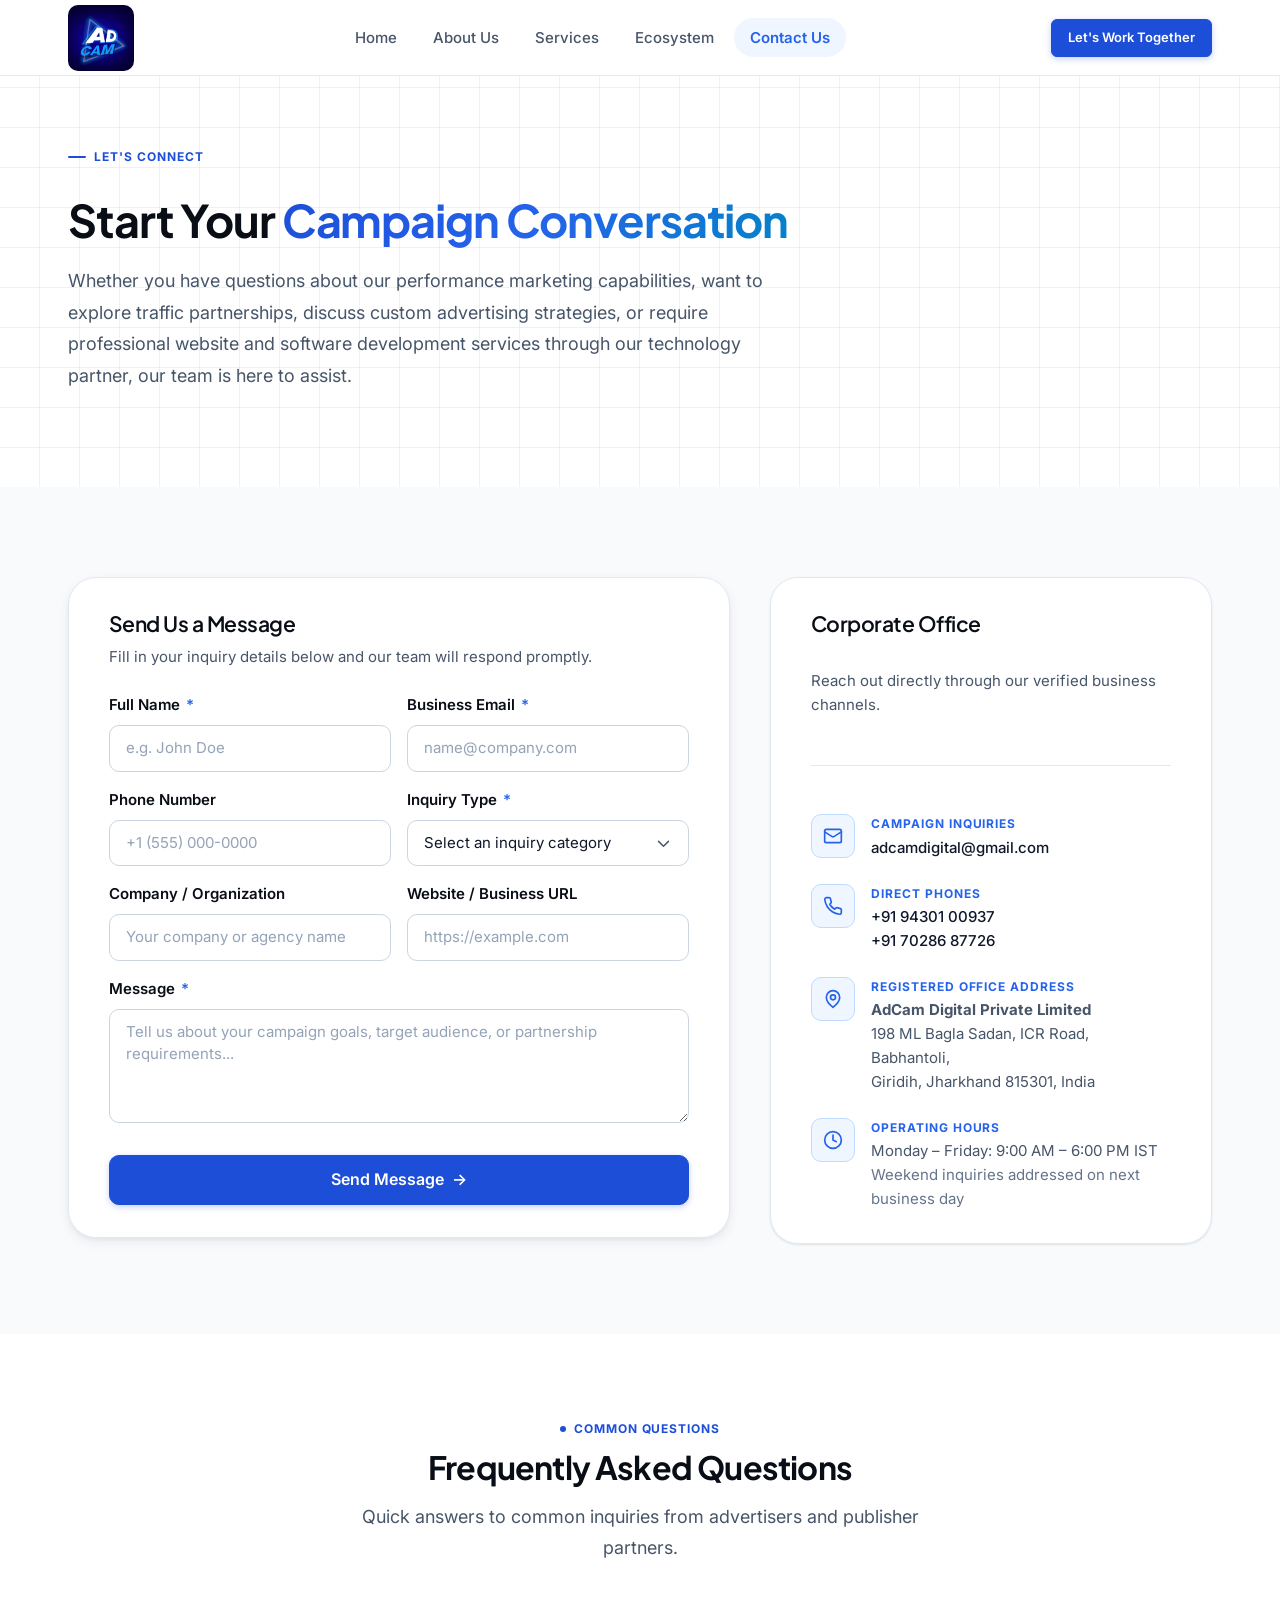
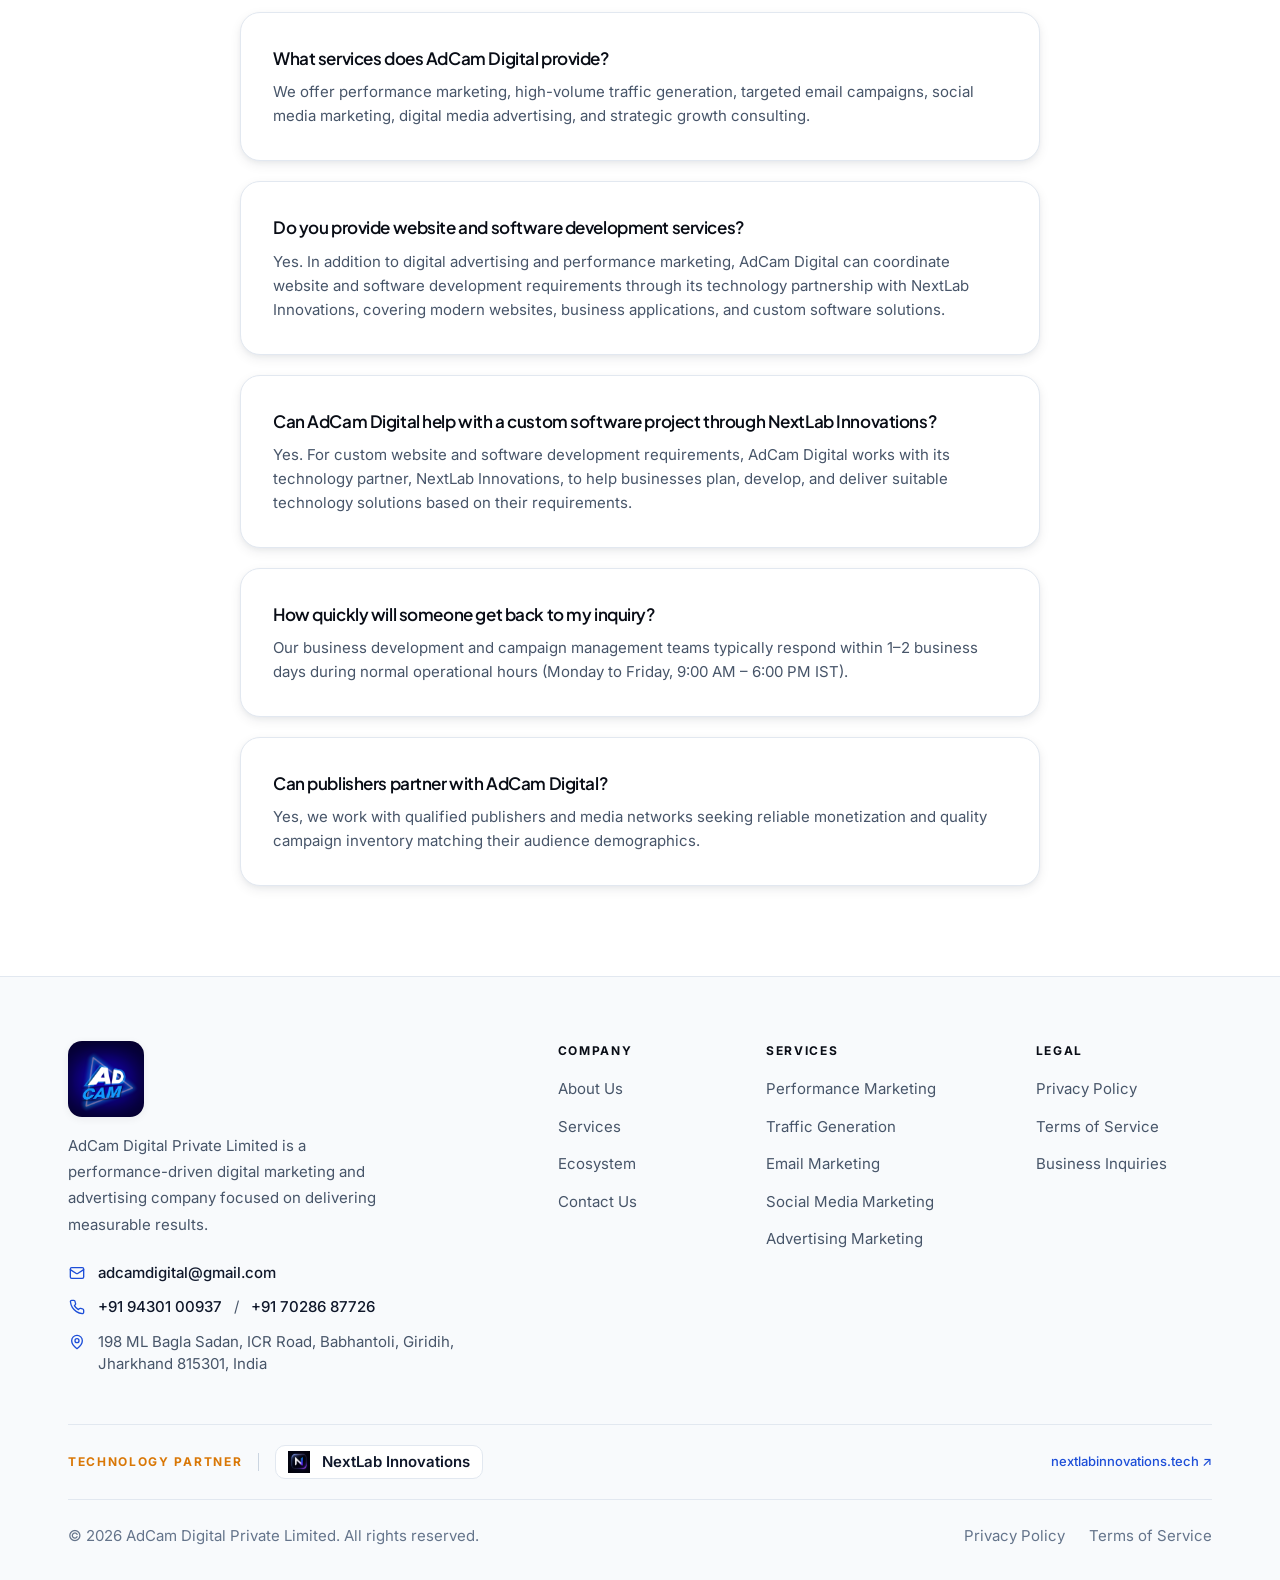
<file: pages/contact.html>
<!DOCTYPE html>
<html lang="en" class="no-js">
<head>
  <meta charset="UTF-8" />
  <meta name="viewport" content="width=device-width, initial-scale=1.0" />
  <meta http-equiv="X-UA-Compatible" content="IE=edge" />

  <title>Contact Us — AdCam Digital</title>
  <meta name="description" content="Get in touch with AdCam Digital Private Limited. Reach our team for advertising inquiries, traffic partnerships, and digital marketing consulting." />
  <meta name="robots" content="index, follow" />
  <link rel="canonical" href="https://adcamdigital.com/contact" />

  <!-- Open Graph -->
  <meta property="og:type" content="website" />
  <meta property="og:title" content="Contact Us — AdCam Digital" />
  <meta property="og:description" content="Reach out to AdCam Digital for advertising inquiries, traffic partnerships, and digital marketing consulting." />
  <meta property="og:url" content="https://www.adcamdigital.com/pages/contact.html" />
  <meta property="og:site_name" content="AdCam Digital" />

  <!-- Favicon -->
  <link rel="icon" type="image/png" href="/assets/icons/favicon.png" />
  <link rel="apple-touch-icon" href="/assets/icons/favicon.png" />

  <!-- Fonts -->
  <link rel="preconnect" href="https://fonts.googleapis.com" />
  <link rel="preconnect" href="https://fonts.gstatic.com" crossorigin />
  <link href="https://fonts.googleapis.com/css2?family=Plus+Jakarta+Sans:wght@500;600;700;800&family=Inter:wght@400;500;600;700&display=swap" rel="stylesheet" />

  <!-- CSS -->
  <link rel="stylesheet" href="/css/variables.css" />
  <link rel="stylesheet" href="/css/reset.css" />
  <link rel="stylesheet" href="/css/base.css" />
  <link rel="stylesheet" href="/css/typography.css" />
  <link rel="stylesheet" href="/css/layout.css" />
  <link rel="stylesheet" href="/css/components.css" />
  <link rel="stylesheet" href="/css/navigation.css" />
  <link rel="stylesheet" href="/css/footer.css" />
  <link rel="stylesheet" href="/css/ecosystem.css" />
  <link rel="stylesheet" href="/css/animations.css" />
  <link rel="stylesheet" href="/css/responsive.css" />
  <link rel="stylesheet" href="/css/pages/contact.css" />
</head>
<body>

  <a href="#main-content" class="skip-link">Skip to main content</a>

  <!-- SITE HEADER -->
  <header class="site-header" role="banner">
    <div class="nav-inner">
      <a href="/" class="nav-logo" aria-label="AdCam Digital — Home">
        <img src="/assets/images/brand/adcam-logo.jpg" alt="AdCam Digital Logo" class="nav-logo__img" width="62" height="62" />
      </a>
      <nav class="nav-desktop" aria-label="Primary navigation">
        <a href="/" class="nav-link">Home</a>
        <a href="/about" class="nav-link">About Us</a>
        <a href="/services" class="nav-link">Services</a>
        <a href="/ecosystem" class="nav-link">Ecosystem</a>
        <a href="/contact" class="nav-link is-active" aria-current="page">Contact Us</a>
      </nav>
      <div class="nav-actions">
        <a href="/contact" class="btn btn--primary btn--sm" aria-current="page">Let's Work Together</a>
      </div>
      <button class="nav-toggle" type="button" aria-expanded="false" aria-controls="nav-mobile-panel" aria-label="Open navigation menu" id="nav-toggle-btn">
        <span class="nav-toggle__bars" aria-hidden="true">
          <span class="nav-toggle__bar"></span>
          <span class="nav-toggle__bar"></span>
          <span class="nav-toggle__bar"></span>
        </span>
      </button>
    </div>
  </header>

  <!-- MOBILE NAVIGATION -->
  <nav class="nav-mobile" id="nav-mobile-panel" aria-label="Mobile navigation" aria-hidden="true">
    <div class="nav-mobile__links">
      <a href="/" class="nav-mobile__link">Home</a>
      <a href="/about" class="nav-mobile__link">About Us</a>
      <a href="/services" class="nav-mobile__link">Services</a>
      <a href="/ecosystem" class="nav-mobile__link">Ecosystem</a>
      <a href="/contact" class="nav-mobile__link is-active" aria-current="page">Contact Us</a>
    </div>
    <div class="nav-mobile__divider" aria-hidden="true"></div>
    <div class="nav-mobile__cta">
      <a href="/contact" class="btn btn--primary btn--full">Let's Work Together</a>
    </div>
  </nav>

  <!-- MAIN CONTENT -->
  <main class="page-main nav-offset" id="main-content">

    <!-- Contact Hero -->
    <section class="contact-hero" aria-label="Contact Header">
      <div class="container">
        <div class="section-header reveal reveal--fade-up" style="max-width: 740px;">
          <div class="eyebrow eyebrow--line">Let's Connect</div>
          <h1 class="text-h1" style="margin-top: var(--space-4);">
            Start Your <span class="text-gradient-blue">Campaign Conversation</span>
          </h1>
          <p class="lead" style="margin-top: var(--space-4);">
            Whether you have questions about our performance marketing capabilities, want to explore traffic partnerships, discuss custom advertising strategies, or require professional website and software development services through our technology partner, our team is here to assist.
          </p>
        </div>
      </div>
    </section>

    <!-- Contact Main Layout -->
    <section class="section section--secondary" id="contact-details">
      <div class="container">
        
        <div class="contact-layout">

          <!-- AdCam Digital Contact Form (Formspree AJAX) -->
          <div class="contact-form-card reveal reveal--fade-right">
            <h2 class="text-h3" style="margin-bottom: var(--space-2);">Send Us a Message</h2>
            <p class="text-body-sm" style="color: var(--color-text-secondary); margin-bottom: var(--space-6);">
              Fill in your inquiry details below and our team will respond promptly.
            </p>

            <form id="adcam-contact-form" action="https://formspree.io/f/xkjwyrzg" method="POST" class="contact-form" novalidate>
              <input type="hidden" name="_source" value="AdCam Digital Website" />
              <input type="hidden" name="_page" value="Contact Us" />

              <div class="form-grid-2">
                <!-- Full Name -->
                <div class="form-group" data-field="name">
                  <label for="form-name" class="form-label">Full Name <span class="required" aria-hidden="true">*</span></label>
                  <input type="text" id="form-name" name="name" class="form-control" placeholder="e.g. John Doe" required autocomplete="name" aria-describedby="name-error" />
                  <span class="form-error-msg" id="name-error" role="alert" aria-live="polite"></span>
                </div>

                <!-- Business Email -->
                <div class="form-group" data-field="email">
                  <label for="form-email" class="form-label">Business Email <span class="required" aria-hidden="true">*</span></label>
                  <input type="email" id="form-email" name="email" class="form-control" placeholder="name@company.com" required autocomplete="email" aria-describedby="email-error" />
                  <span class="form-error-msg" id="email-error" role="alert" aria-live="polite"></span>
                </div>
              </div>

              <div class="form-grid-2">
                <!-- Phone Number -->
                <div class="form-group" data-field="phone">
                  <label for="form-phone" class="form-label">Phone Number</label>
                  <input type="tel" id="form-phone" name="phone" class="form-control" placeholder="+1 (555) 000-0000" autocomplete="tel" aria-describedby="phone-error" />
                  <span class="form-error-msg" id="phone-error" role="alert" aria-live="polite"></span>
                </div>

                <!-- Inquiry Type -->
                <div class="form-group" data-field="inquiry_type">
                  <label for="form-inquiry-type" class="form-label">Inquiry Type <span class="required" aria-hidden="true">*</span></label>
                  <select id="form-inquiry-type" name="inquiry_type" class="form-control form-select" required aria-describedby="inquiry-type-error">
                    <option value="" disabled selected>Select an inquiry category</option>
                    <option value="advertiser_brand_campaign">Advertiser / Brand Campaign</option>
                    <option value="publisher_media_network">Publisher / Media Network</option>
                    <option value="performance_marketing">Performance Marketing</option>
                    <option value="traffic_acquisition">Traffic Acquisition</option>
                    <option value="strategic_advisory_consulting">Strategic Advisory &amp; Consulting</option>
                    <option value="website_software_development">Website &amp; Software Development</option>
                    <option value="devops_maintenance">DevOps &amp; Maintenance</option>
                    <option value="freelancing">Freelancing</option>
                    <option value="general_business_inquiry">General Business Inquiry</option>
                  </select>
                  <span class="form-error-msg" id="inquiry-type-error" role="alert" aria-live="polite"></span>
                </div>
              </div>

              <div class="form-grid-2">
                <!-- Company / Organization -->
                <div class="form-group" data-field="company">
                  <label for="form-company" class="form-label">Company / Organization</label>
                  <input type="text" id="form-company" name="company" class="form-control" placeholder="Your company or agency name" autocomplete="organization" />
                </div>

                <!-- Website / Business URL -->
                <div class="form-group" data-field="website">
                  <label for="form-website" class="form-label">Website / Business URL</label>
                  <input type="url" id="form-website" name="website" class="form-control" placeholder="https://example.com" autocomplete="url" />
                </div>
              </div>

              <!-- Message -->
              <div class="form-group" data-field="message">
                <label for="form-message" class="form-label">Message <span class="required" aria-hidden="true">*</span></label>
                <textarea id="form-message" name="message" class="form-control" rows="4" placeholder="Tell us about your campaign goals, target audience, or partnership requirements..." required aria-describedby="message-error"></textarea>
                <span class="form-error-msg" id="message-error" role="alert" aria-live="polite"></span>
              </div>

              <!-- Submit Button -->
              <div class="form-actions" style="margin-top: var(--space-4);">
                <button type="submit" class="btn btn--primary btn--lg btn--full" id="contact-submit-btn" data-fs-submit-btn>
                  <span class="btn__text">Send Message</span>
                  <span class="btn__icon" aria-hidden="true">→</span>
                  <span class="btn__spinner" aria-hidden="true" style="display: none;"></span>
                </button>
              </div>

            </form>
          </div>

          <!-- Contact Information -->
          <div class="contact-card-info reveal reveal--fade-left">
            <h2 class="text-h3" style="margin-bottom: var(--space-2);">Corporate Office</h2>
            <p class="text-body-sm" style="color: var(--color-text-secondary);">
              Reach out directly through our verified business channels.
            </p>

            <div class="divider"></div>

            <div class="info-item">
              <div class="info-icon" aria-hidden="true">
                <svg viewBox="0 0 24 24" width="20" height="20" fill="none" stroke="currentColor" stroke-width="2" stroke-linecap="round" stroke-linejoin="round">
                  <rect x="2" y="4" width="20" height="16" rx="2"></rect>
                  <path d="m22 7-8.97 5.7a1.94 1.94 0 0 1-2.06 0L2 7"></path>
                </svg>
              </div>
              <div>
                <div class="info-title">Campaign Inquiries</div>
                <div class="info-desc">
                  <a href="mailto:adcamdigital@gmail.com">adcamdigital@gmail.com</a>
                </div>
              </div>
            </div>

            <div class="info-item">
              <div class="info-icon" aria-hidden="true">
                <svg viewBox="0 0 24 24" width="20" height="20" fill="none" stroke="currentColor" stroke-width="2" stroke-linecap="round" stroke-linejoin="round">
                  <path d="M22 16.92v3a2 2 0 0 1-2.18 2 19.79 19.79 0 0 1-8.63-3.07 19.5 19.5 0 0 1-6-6 19.79 19.79 0 0 1-3.07-8.67A2 2 0 0 1 4.11 2h3a2 2 0 0 1 2 1.72 12.84 12.84 0 0 0 .7 2.81 2 2 0 0 1-.45 2.11L8.09 9.91a16 16 0 0 0 6 6l1.27-1.27a2 2 0 0 1 2.11-.45 12.84 12.84 0 0 0 2.81.7A2 2 0 0 1 22 16.92z"></path>
                </svg>
              </div>
              <div>
                <div class="info-title">Direct Phones</div>
                <div class="info-desc">
                  <a href="tel:+919430100937">+91 94301 00937</a><br />
                  <a href="tel:+917028687726">+91 70286 87726</a>
                </div>
              </div>
            </div>

            <div class="info-item">
              <div class="info-icon" aria-hidden="true">
                <svg viewBox="0 0 24 24" width="20" height="20" fill="none" stroke="currentColor" stroke-width="2" stroke-linecap="round" stroke-linejoin="round">
                  <path d="M20 10c0 6-8 12-8 12s-8-6-8-12a8 8 0 0 1 16 0Z"></path>
                  <circle cx="12" cy="10" r="3"></circle>
                </svg>
              </div>
              <div>
                <div class="info-title">Registered Office Address</div>
                <div class="info-desc">
                  <strong>AdCam Digital Private Limited</strong><br />
                  198 ML Bagla Sadan, ICR Road, Babhantoli,<br />
                  Giridih, Jharkhand 815301, India
                </div>
              </div>
            </div>

            <div class="info-item">
              <div class="info-icon" aria-hidden="true">
                <svg viewBox="0 0 24 24" width="20" height="20" fill="none" stroke="currentColor" stroke-width="2" stroke-linecap="round" stroke-linejoin="round">
                  <circle cx="12" cy="12" r="10"></circle>
                  <polyline points="12 6 12 12 16 14"></polyline>
                </svg>
              </div>
              <div>
                <div class="info-title">Operating Hours</div>
                <div class="info-desc">
                  Monday &ndash; Friday: 9:00 AM &ndash; 6:00 PM IST<br />
                  <span style="color: var(--color-text-muted);">Weekend inquiries addressed on next business day</span>
                </div>
              </div>
            </div>

          </div>

        </div>

      </div>
    </section>

    <!-- FAQ SECTION -->
    <section class="section section--primary" id="faq">
      <div class="container">
        
        <div class="section-header section-header--center reveal reveal--fade-up">
          <div class="eyebrow eyebrow--dot">Common Questions</div>
          <h2 class="section-heading__title">Frequently Asked Questions</h2>
          <p class="section-heading__subtitle">Quick answers to common inquiries from advertisers and publisher partners.</p>
        </div>

        <div class="stack stack--md reveal-stagger" style="max-width: 800px; margin: 0 auto;">
          
          <div class="card card--elevated">
            <h3 class="text-h4" style="margin-bottom: var(--space-2);">What services does AdCam Digital provide?</h3>
            <p class="text-body-sm">
              We offer performance marketing, high-volume traffic generation, targeted email campaigns, social media marketing, digital media advertising, and strategic growth consulting.
            </p>
          </div>

          <div class="card card--elevated">
            <h3 class="text-h4" style="margin-bottom: var(--space-2);">Do you provide website and software development services?</h3>
            <p class="text-body-sm">
              Yes. In addition to digital advertising and performance marketing, AdCam Digital can coordinate website and software development requirements through its technology partnership with NextLab Innovations, covering modern websites, business applications, and custom software solutions.
            </p>
          </div>

          <div class="card card--elevated">
            <h3 class="text-h4" style="margin-bottom: var(--space-2);">Can AdCam Digital help with a custom software project through NextLab Innovations?</h3>
            <p class="text-body-sm">
              Yes. For custom website and software development requirements, AdCam Digital works with its technology partner, NextLab Innovations, to help businesses plan, develop, and deliver suitable technology solutions based on their requirements.
            </p>
          </div>

          <div class="card card--elevated">
            <h3 class="text-h4" style="margin-bottom: var(--space-2);">How quickly will someone get back to my inquiry?</h3>
            <p class="text-body-sm">
              Our business development and campaign management teams typically respond within 1–2 business days during normal operational hours (Monday to Friday, 9:00 AM – 6:00 PM IST).
            </p>
          </div>

          <div class="card card--elevated">
            <h3 class="text-h4" style="margin-bottom: var(--space-2);">Can publishers partner with AdCam Digital?</h3>
            <p class="text-body-sm">
              Yes, we work with qualified publishers and media networks seeking reliable monetization and quality campaign inventory matching their audience demographics.
            </p>
          </div>

        </div>

      </div>
    </section>

  </main>

  <!-- ============================================================
       ADCAM DIGITAL — SUCCESS POPUP MODAL
  ============================================================ -->
  <div id="adcam-success-modal" class="adcam-modal-overlay" role="dialog" aria-modal="true" aria-labelledby="success-modal-title" aria-describedby="success-modal-desc" aria-hidden="true">
    <div class="adcam-modal-dialog">
      <button type="button" class="adcam-modal-close-btn" data-modal-close aria-label="Close message confirmation">×</button>
      
      <div class="adcam-modal-icon-wrap adcam-modal-icon--success" aria-hidden="true">
        <svg viewBox="0 0 24 24" fill="none" stroke="currentColor" stroke-width="2.5" stroke-linecap="round" stroke-linejoin="round">
          <polyline points="20 6 9 17 4 12"></polyline>
        </svg>
      </div>

      <h2 id="success-modal-title" class="adcam-modal-title">Message Sent Successfully</h2>
      <p class="adcam-modal-text">Thank you for contacting AdCam Digital.</p>
      <p id="success-modal-desc" class="adcam-modal-subtext">
        Your inquiry has been received successfully. Our team will review your message and get back to you shortly.
      </p>

      <div class="adcam-modal-actions">
        <button type="button" class="btn btn--primary btn--lg btn--full" data-modal-close id="modal-success-done-btn">
          Done
        </button>
      </div>
    </div>
  </div>

  <!-- ============================================================
       ADCAM DIGITAL — ERROR POPUP MODAL
  ============================================================ -->
  <div id="adcam-error-modal" class="adcam-modal-overlay" role="dialog" aria-modal="true" aria-labelledby="error-modal-title" aria-describedby="error-modal-desc" aria-hidden="true">
    <div class="adcam-modal-dialog">
      <button type="button" class="adcam-modal-close-btn" data-modal-close aria-label="Close error message">×</button>
      
      <div class="adcam-modal-icon-wrap adcam-modal-icon--error" aria-hidden="true">
        <svg viewBox="0 0 24 24" fill="none" stroke="currentColor" stroke-width="2.5" stroke-linecap="round" stroke-linejoin="round">
          <circle cx="12" cy="12" r="10"></circle>
          <line x1="12" y1="8" x2="12" y2="12"></line>
          <line x1="12" y1="16" x2="12.01" y2="16"></line>
        </svg>
      </div>

      <h2 id="error-modal-title" class="adcam-modal-title">Unable to Send Message</h2>
      <p class="adcam-modal-text">We couldn't send your message right now.</p>
      <p id="error-modal-desc" class="adcam-modal-subtext">
        Please check your information and try again. Your entered information has not been lost.
      </p>

      <div class="adcam-modal-actions">
        <button type="button" class="btn btn--secondary btn--lg btn--full" data-modal-close id="modal-error-retry-btn">
          Try Again
        </button>
      </div>
    </div>
  </div>

  <!-- SITE FOOTER -->
  <footer class="site-footer" role="contentinfo">
    <div class="container">
            <div class="footer-top">
        <div class="footer-brand">
          <a href="/" class="footer-brand__logo" aria-label="AdCam Digital &mdash; Home">
            <img src="/assets/images/brand/adcam-logo.jpg" alt="AdCam Digital" class="footer-brand__img" width="76" height="76" />
          </a>
          <p class="footer-brand__desc">
            AdCam Digital Private Limited is a performance-driven digital marketing and advertising company focused on delivering measurable results.
          </p>
                    <div class="footer-contact-list">
            <div class="footer-contact-item">
              <span class="footer-contact-icon" aria-hidden="true">
                <svg viewBox="0 0 24 24">
                  <rect x="2" y="4" width="20" height="16" rx="2"></rect>
                  <path d="m22 7-8.97 5.7a1.94 1.94 0 0 1-2.06 0L2 7"></path>
                </svg>
              </span>
              <a href="mailto:adcamdigital@gmail.com">adcamdigital@gmail.com</a>
            </div>
            <div class="footer-contact-item">
              <span class="footer-contact-icon" aria-hidden="true">
                <svg viewBox="0 0 24 24">
                  <path d="M22 16.92v3a2 2 0 0 1-2.18 2 19.79 19.79 0 0 1-8.63-3.07 19.5 19.5 0 0 1-6-6 19.79 19.79 0 0 1-3.07-8.67A2 2 0 0 1 4.11 2h3a2 2 0 0 1 2 1.72 12.84 12.84 0 0 0 .7 2.81 2 2 0 0 1-.45 2.11L8.09 9.91a16 16 0 0 0 6 6l1.27-1.27a2 2 0 0 1 2.11-.45 12.84 12.84 0 0 0 2.81.7A2 2 0 0 1 22 16.92z"></path>
                </svg>
              </span>
              <a href="tel:+919430100937">+91 94301 00937</a> / <a href="tel:+917028687726">+91 70286 87726</a>
            </div>
            <div class="footer-contact-item">
              <span class="footer-contact-icon" aria-hidden="true">
                <svg viewBox="0 0 24 24">
                  <path d="M20 10c0 6-8 12-8 12s-8-6-8-12a8 8 0 0 1 16 0Z"></path>
                  <circle cx="12" cy="10" r="3"></circle>
                </svg>
              </span>
              <span>198 ML Bagla Sadan, ICR Road, Babhantoli, Giridih, Jharkhand 815301, India</span>
            </div>
          </div>
        </div>

        <!-- Navigation Links Grid (Desktop: 3 cols; Mobile: 2 cols side-by-side) -->
        <div class="footer-links-grid">
          
          <!-- Company Links -->
          <nav class="footer-col" aria-label="Footer Navigation &mdash; Company">
            <p class="footer-col__heading">Company</p>
            <ul class="footer-col__list">
              <li><a href="/about" class="footer-col__link">About Us</a></li>
              <li><a href="/services" class="footer-col__link">Services</a></li>
              <li><a href="/ecosystem" class="footer-col__link">Ecosystem</a></li>
              <li><a href="/contact" class="footer-col__link">Contact Us</a></li>
            </ul>
          </nav>

          <!-- Services Links -->
          <nav class="footer-col" aria-label="Footer Navigation &mdash; Services">
            <p class="footer-col__heading">Services</p>
            <ul class="footer-col__list">
              <li><a href="/services#performance-marketing" class="footer-col__link">Performance Marketing</a></li>
              <li><a href="/services#traffic-generation" class="footer-col__link">Traffic Generation</a></li>
              <li><a href="/services#email-marketing" class="footer-col__link">Email Marketing</a></li>
              <li><a href="/services#social-media-marketing" class="footer-col__link">Social Media Marketing</a></li>
              <li><a href="/services#advertising-marketing" class="footer-col__link">Advertising Marketing</a></li>
            </ul>
          </nav>

          <!-- Legal Links -->
          <nav class="footer-col footer-col--legal" aria-label="Footer Navigation &mdash; Legal">
            <p class="footer-col__heading">Legal</p>
            <ul class="footer-col__list">
              <li><a href="/privacy-policy" class="footer-col__link">Privacy Policy</a></li>
              <li><a href="/terms" class="footer-col__link">Terms of Service</a></li>
              <li><a href="/contact" class="footer-col__link">Business Inquiries</a></li>
            </ul>
          </nav>

        </div>

      </div>

      <div class="footer-partner-strip">
        <div class="footer-partner-strip__left">
          <span class="footer-partner-strip__label">Technology Partner</span>
          <div class="footer-partner-strip__separator" aria-hidden="true"></div>
          <a href="https://nextlabinnovations.tech" class="footer-partner-strip__logo" aria-label="NextLab Innovations">
            <img src="/assets/images/partners/nextlab-logo.jpg" alt="NextLab Innovations" width="90" height="22" loading="lazy" />
            <span class="footer-partner-strip__name">NextLab Innovations</span>
          </a>
        </div>
        <a href="https://nextlabinnovations.tech" class="footer-partner-strip__link">
          nextlabinnovations.tech ↗
        </a>
      </div>
      <div class="footer-bottom">
        <p class="footer-bottom__copy">&copy; <span data-year>2024</span> AdCam Digital Private Limited. All rights reserved.</p>
        <div class="footer-bottom__links">
          <a href="/privacy-policy" class="footer-bottom__link">Privacy Policy</a>
          <a href="/terms" class="footer-bottom__link">Terms of Service</a>
        </div>
      </div>
    </div>
  </footer>

  <!-- Scripts -->
  <script src="/data/site-config.js"></script>
  <script src="/js/config.js"></script>
  <script src="/js/navigation.js"></script>
  <script src="/js/animations.js"></script>
  <script src="/js/interactions.js"></script>
  <script src="/js/contact-form.js"></script>
  <script src="/js/main.js"></script>

</body>
</html>
</file>
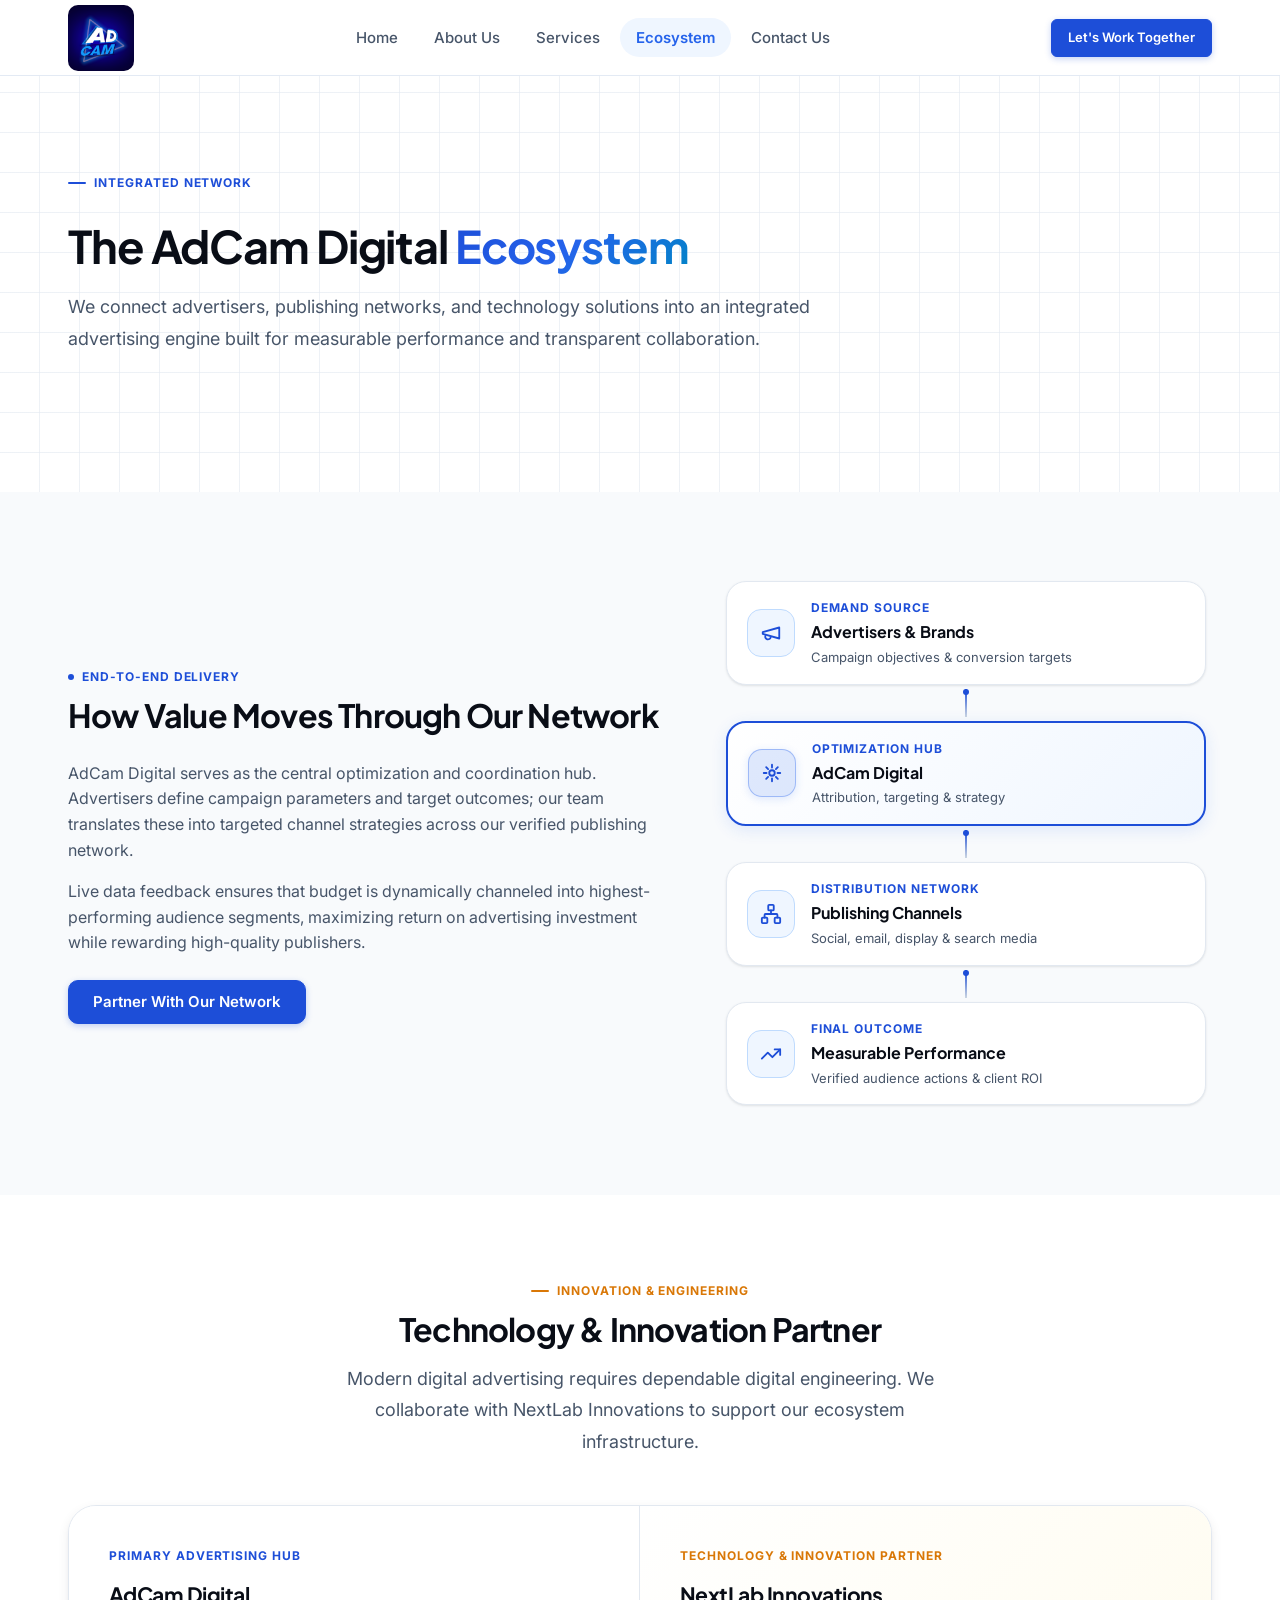
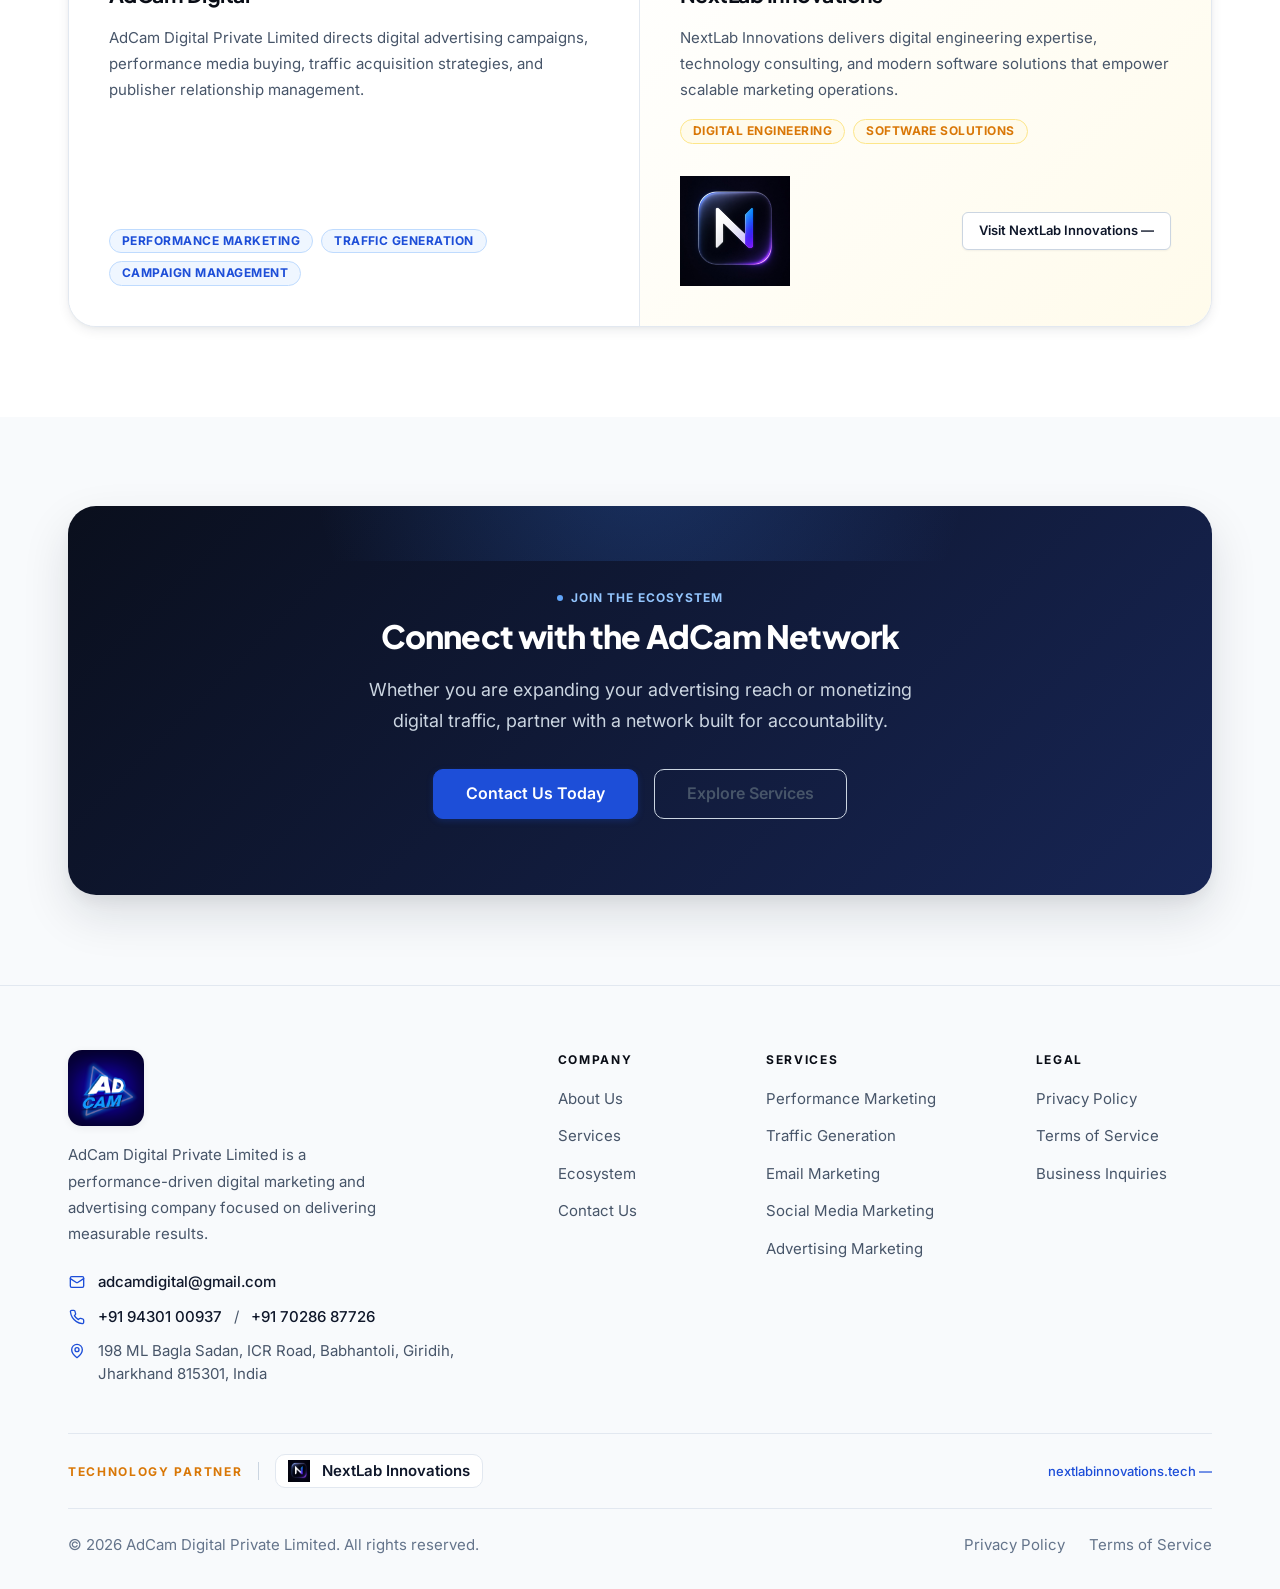
<file: pages/ecosystem.html>
<!DOCTYPE html>
<html lang="en" class="no-js">
<head>
  <meta charset="UTF-8" />
  <meta name="viewport" content="width=device-width, initial-scale=1.0" />
  <meta http-equiv="X-UA-Compatible" content="IE=edge" />

  <title>Ecosystem &amp; Technology &mdash; AdCam Digital</title>
  <meta name="description" content="Discover the AdCam Digital advertising ecosystem: connecting advertisers, publishers, and technology partners like NextLab Innovations for performance at scale." />
  <meta name="robots" content="index, follow" />
  <link rel="canonical" href="https://adcamdigital.com/ecosystem" />

  <!-- Open Graph -->
  <meta property="og:type" content="website" />
  <meta property="og:title" content="Ecosystem &amp; Technology &mdash; AdCam Digital" />
  <meta property="og:description" content="Discover the AdCam Digital advertising ecosystem: connecting advertisers, publishers, and technology partners." />
  <meta property="og:url" content="https://www.adcamdigital.com/pages/ecosystem.html" />
  <meta property="og:site_name" content="AdCam Digital" />

  <!-- Favicon -->
  <link rel="icon" type="image/png" href="/assets/icons/favicon.png" />
  <link rel="apple-touch-icon" href="/assets/icons/favicon.png" />

  <!-- Fonts -->
  <link rel="preconnect" href="https://fonts.googleapis.com" />
  <link rel="preconnect" href="https://fonts.gstatic.com" crossorigin />
  <link href="https://fonts.googleapis.com/css2?family=Plus+Jakarta+Sans:wght@500;600;700;800&family=Inter:wght@400;500;600;700&display=swap" rel="stylesheet" />

  <!-- CSS -->
  <link rel="stylesheet" href="/css/variables.css" />
  <link rel="stylesheet" href="/css/reset.css" />
  <link rel="stylesheet" href="/css/base.css" />
  <link rel="stylesheet" href="/css/typography.css" />
  <link rel="stylesheet" href="/css/layout.css" />
  <link rel="stylesheet" href="/css/components.css" />
  <link rel="stylesheet" href="/css/navigation.css" />
  <link rel="stylesheet" href="/css/footer.css" />
  <link rel="stylesheet" href="/css/ecosystem.css" />
  <link rel="stylesheet" href="/css/animations.css" />
  <link rel="stylesheet" href="/css/responsive.css" />
</head>
<body>

  <a href="#main-content" class="skip-link">Skip to main content</a>

  <!-- SITE HEADER -->
  <header class="site-header" role="banner">
    <div class="nav-inner">
      <a href="/" class="nav-logo" aria-label="AdCam Digital &mdash; Home">
        <img src="/assets/images/brand/adcam-logo.jpg" alt="AdCam Digital Logo" class="nav-logo__img" width="62" height="62" />
      </a>
      <nav class="nav-desktop" aria-label="Primary navigation">
        <a href="/" class="nav-link">Home</a>
        <a href="/about" class="nav-link">About Us</a>
        <a href="/services" class="nav-link">Services</a>
        <a href="/ecosystem" class="nav-link is-active" aria-current="page">Ecosystem</a>
        <a href="/contact" class="nav-link">Contact Us</a>
      </nav>
      <div class="nav-actions">
        <a href="/contact" class="btn btn--primary btn--sm">Let's Work Together</a>
      </div>
      <button class="nav-toggle" type="button" aria-expanded="false" aria-controls="nav-mobile-panel" aria-label="Open navigation menu" id="nav-toggle-btn">
        <span class="nav-toggle__bars" aria-hidden="true">
          <span class="nav-toggle__bar"></span>
          <span class="nav-toggle__bar"></span>
          <span class="nav-toggle__bar"></span>
        </span>
      </button>
    </div>
  </header>

  <!-- MOBILE NAVIGATION -->
  <nav class="nav-mobile" id="nav-mobile-panel" aria-label="Mobile navigation" aria-hidden="true">
    <div class="nav-mobile__links">
      <a href="/" class="nav-mobile__link">Home</a>
      <a href="/about" class="nav-mobile__link">About Us</a>
      <a href="/services" class="nav-mobile__link">Services</a>
      <a href="/ecosystem" class="nav-mobile__link is-active" aria-current="page">Ecosystem</a>
      <a href="/contact" class="nav-mobile__link">Contact Us</a>
    </div>
    <div class="nav-mobile__divider" aria-hidden="true"></div>
    <div class="nav-mobile__cta">
      <a href="/contact" class="btn btn--primary btn--full">Let's Work Together</a>
    </div>
  </nav>

  <!-- MAIN CONTENT -->
  <main class="page-main nav-offset" id="main-content">

    <!-- Ecosystem Hero -->
    <section class="section section--primary section--grid-light" aria-label="Ecosystem Hero">
      <div class="container">
        <div class="section-header reveal reveal--fade-up" style="max-width: 780px;">
          <div class="eyebrow eyebrow--line">Integrated Network</div>
          <h1 class="text-h1" style="margin-top: var(--space-4);">
            The AdCam Digital <span class="text-gradient-blue">Ecosystem</span>
          </h1>
          <p class="lead" style="margin-top: var(--space-4);">
            We connect advertisers, publishing networks, and technology solutions into an integrated advertising engine built for measurable performance and transparent collaboration.
          </p>
        </div>
      </div>
    </section>

    <!-- Campaign Flow Diagram -->
    <section class="section section--secondary" id="flow-model">
      <div class="container">
        
        <div class="layout-split layout-split--55-45" style="align-items: center; gap: var(--space-12);">
          
          <div class="reveal reveal--fade-right">
            <div class="eyebrow eyebrow--dot">End-to-End Delivery</div>
            <h2 class="text-h2" style="margin-bottom: var(--space-6);">How Value Moves Through Our Network</h2>
            <p class="text-body" style="margin-bottom: var(--space-4);">
              AdCam Digital serves as the central optimization and coordination hub. Advertisers define campaign parameters and target outcomes; our team translates these into targeted channel strategies across our verified publishing network.
            </p>
            <p class="text-body" style="margin-bottom: var(--space-6);">
              Live data feedback ensures that budget is dynamically channeled into highest-performing audience segments, maximizing return on advertising investment while rewarding high-quality publishers.
            </p>
            <div class="cluster">
              <a href="/contact" class="btn btn--primary">Partner With Our Network</a>
            </div>
          </div>

          <!-- Vertical Flow Diagram with Animated Connectors -->
          <div class="reveal reveal--fade-left">
            <div class="flow-diagram">
              
              <div class="flow-node">
                <div class="flow-node__icon" aria-hidden="true">
                  <svg viewBox="0 0 24 24">
                    <path d="m3 11 18-5v12L3 13v-2z"></path>
                    <path d="M11.6 16.8a3 3 0 1 1-5.8-1.6"></path>
                  </svg>
                </div>
                <div class="flow-node__content">
                  <span class="flow-node__label">Demand Source</span>
                  <span class="flow-node__title">Advertisers &amp; Brands</span>
                  <span class="flow-node__desc">Campaign objectives &amp; conversion targets</span>
                </div>
              </div>

              <div class="flow-connector" aria-hidden="true">
                <div class="flow-connector__line">
                  <div class="flow-connector__dot"></div>
                </div>
              </div>

              <div class="flow-node flow-node--primary">
                <div class="flow-node__icon" aria-hidden="true">
                  <svg viewBox="0 0 24 24">
                    <circle cx="12" cy="12" r="3"></circle>
                    <path d="M3 12h3m12 0h3M12 3v3m0 12v3m-6.36-15.36 2.12 2.12m8.48 8.48 2.12 2.12M5.64 18.36l2.12-2.12m8.48-8.48 2.12-2.12"></path>
                  </svg>
                </div>
                <div class="flow-node__content">
                  <span class="flow-node__label">Optimization Hub</span>
                  <span class="flow-node__title">AdCam Digital</span>
                  <span class="flow-node__desc">Attribution, targeting &amp; strategy</span>
                </div>
              </div>

              <div class="flow-connector" aria-hidden="true">
                <div class="flow-connector__line">
                  <div class="flow-connector__dot"></div>
                </div>
              </div>

              <div class="flow-node">
                <div class="flow-node__icon" aria-hidden="true">
                  <svg viewBox="0 0 24 24">
                    <rect x="16" y="16" width="6" height="6" rx="1"></rect>
                    <rect x="2" y="16" width="6" height="6" rx="1"></rect>
                    <rect x="9" y="2" width="6" height="6" rx="1"></rect>
                    <path d="M5 16v-3a1 1 0 0 1 1-1h12a1 1 0 0 1 1 1v3"></path>
                    <path d="M12 12V8"></path>
                  </svg>
                </div>
                <div class="flow-node__content">
                  <span class="flow-node__label">Distribution Network</span>
                  <span class="flow-node__title">Publishing Channels</span>
                  <span class="flow-node__desc">Social, email, display &amp; search media</span>
                </div>
              </div>

              <div class="flow-connector" aria-hidden="true">
                <div class="flow-connector__line">
                  <div class="flow-connector__dot"></div>
                </div>
              </div>

              <div class="flow-node">
                <div class="flow-node__icon" aria-hidden="true">
                  <svg viewBox="0 0 24 24">
                    <polyline points="22 7 13.5 15.5 8.5 10.5 2 17"></polyline>
                    <polyline points="16 7 22 7 22 13"></polyline>
                  </svg>
                </div>
                <div class="flow-node__content">
                  <span class="flow-node__label">Final Outcome</span>
                  <span class="flow-node__title">Measurable Performance</span>
                  <span class="flow-node__desc">Verified audience actions &amp; client ROI</span>
                </div>
              </div>

            </div>
          </div>

        </div>

      </div>
    </section>

    <!-- Technology & NextLab Innovations Section -->
    <section class="section section--primary" id="technology-partners">
      <div class="container">
        
        <div class="section-header section-header--center reveal reveal--fade-up">
          <div class="eyebrow eyebrow--line eyebrow--amber">Innovation &amp; Engineering</div>
          <h2 class="section-heading__title">Technology &amp; Innovation Partner</h2>
          <p class="section-heading__subtitle">
            Modern digital advertising requires dependable digital engineering. We collaborate with NextLab Innovations to support our ecosystem infrastructure.
          </p>
        </div>

        <div class="partner-feature reveal reveal--scale-up">
          <div class="partner-feature__inner">
            
            <div class="partner-feature__primary">
              <div class="partner-feature__role partner-feature__role--blue">Primary Advertising Hub</div>
              <h3 class="partner-feature__name">AdCam Digital</h3>
              <p class="text-body-sm" style="color: var(--color-text-secondary); line-height: var(--leading-relaxed);">
                AdCam Digital Private Limited directs digital advertising campaigns, performance media buying, traffic acquisition strategies, and publisher relationship management.
              </p>
              <div class="partner-feature__focus">
                <span class="badge badge--blue">Performance Marketing</span>
                <span class="badge badge--blue">Traffic Generation</span>
                <span class="badge badge--blue">Campaign Management</span>
              </div>
            </div>

            <div class="partner-feature__secondary">
              <div class="partner-feature__role partner-feature__role--amber">Technology &amp; Innovation Partner</div>
              <h3 class="partner-feature__name">NextLab Innovations</h3>
              <p class="text-body-sm" style="color: var(--color-text-secondary); line-height: var(--leading-relaxed);">
                NextLab Innovations delivers digital engineering expertise, technology consulting, and modern software solutions that empower scalable marketing operations.
              </p>
              <div class="partner-feature__focus" style="margin-bottom: var(--space-4);">
                <span class="badge badge--amber">Digital Engineering</span>
                <span class="badge badge--amber">Software Solutions</span>
              </div>
              <div style="display: flex; align-items: center; justify-content: space-between; flex-wrap: wrap; gap: var(--space-3); margin-top: auto;">
                <img
                  src="/assets/images/partners/nextlab-logo.jpg"
                  alt="NextLab Innovations Logo"
                  class="partner-feature__logo"
                  width="110"
                  height="26"
                  loading="lazy"
                />
                <a href="https://nextlabinnovations.tech" class="btn btn--secondary btn--sm">
                  Visit NextLab Innovations &mdash;
                </a>
              </div>
            </div>

          </div>
        </div>

      </div>
    </section>

    <!-- Partner CTA -->
    <section class="section section--secondary" id="cta">
      <div class="container">
        <div class="cta-block reveal reveal--scale-up">
          <div class="eyebrow eyebrow--dot">Join the Ecosystem</div>
          <h2 class="cta-block__title">
            Connect with the AdCam Network
          </h2>
          <p class="cta-block__subtitle">
            Whether you are expanding your advertising reach or monetizing digital traffic, partner with a network built for accountability.
          </p>
          <div class="cta-block__actions">
            <a href="/contact" class="btn btn--primary btn--lg">Contact Us Today</a>
            <a href="/services" class="btn btn--ghost btn--lg">Explore Services</a>
          </div>
        </div>
      </div>
    </section>

  </main>

  <!-- SITE FOOTER -->
  <footer class="site-footer" role="contentinfo">
    <div class="container">
            <div class="footer-top">
        <div class="footer-brand">
          <a href="/" class="footer-brand__logo" aria-label="AdCam Digital &mdash; Home">
            <img src="/assets/images/brand/adcam-logo.jpg" alt="AdCam Digital" class="footer-brand__img" width="76" height="76" />
          </a>
          <p class="footer-brand__desc">
            AdCam Digital Private Limited is a performance-driven digital marketing and advertising company focused on delivering measurable results.
          </p>
                    <div class="footer-contact-list">
            <div class="footer-contact-item">
              <span class="footer-contact-icon" aria-hidden="true">
                <svg viewBox="0 0 24 24">
                  <rect x="2" y="4" width="20" height="16" rx="2"></rect>
                  <path d="m22 7-8.97 5.7a1.94 1.94 0 0 1-2.06 0L2 7"></path>
                </svg>
              </span>
              <a href="mailto:adcamdigital@gmail.com">adcamdigital@gmail.com</a>
            </div>
            <div class="footer-contact-item">
              <span class="footer-contact-icon" aria-hidden="true">
                <svg viewBox="0 0 24 24">
                  <path d="M22 16.92v3a2 2 0 0 1-2.18 2 19.79 19.79 0 0 1-8.63-3.07 19.5 19.5 0 0 1-6-6 19.79 19.79 0 0 1-3.07-8.67A2 2 0 0 1 4.11 2h3a2 2 0 0 1 2 1.72 12.84 12.84 0 0 0 .7 2.81 2 2 0 0 1-.45 2.11L8.09 9.91a16 16 0 0 0 6 6l1.27-1.27a2 2 0 0 1 2.11-.45 12.84 12.84 0 0 0 2.81.7A2 2 0 0 1 22 16.92z"></path>
                </svg>
              </span>
              <a href="tel:+919430100937">+91 94301 00937</a> / <a href="tel:+917028687726">+91 70286 87726</a>
            </div>
            <div class="footer-contact-item">
              <span class="footer-contact-icon" aria-hidden="true">
                <svg viewBox="0 0 24 24">
                  <path d="M20 10c0 6-8 12-8 12s-8-6-8-12a8 8 0 0 1 16 0Z"></path>
                  <circle cx="12" cy="10" r="3"></circle>
                </svg>
              </span>
              <span>198 ML Bagla Sadan, ICR Road, Babhantoli, Giridih, Jharkhand 815301, India</span>
            </div>
          </div>
        </div>

        <!-- Navigation Links Grid (Desktop: 3 cols; Mobile: 2 cols side-by-side) -->
        <div class="footer-links-grid">
          
          <!-- Company Links -->
          <nav class="footer-col" aria-label="Footer Navigation &mdash; Company">
            <p class="footer-col__heading">Company</p>
            <ul class="footer-col__list">
              <li><a href="/about" class="footer-col__link">About Us</a></li>
              <li><a href="/services" class="footer-col__link">Services</a></li>
              <li><a href="/ecosystem" class="footer-col__link">Ecosystem</a></li>
              <li><a href="/contact" class="footer-col__link">Contact Us</a></li>
            </ul>
          </nav>

          <!-- Services Links -->
          <nav class="footer-col" aria-label="Footer Navigation &mdash; Services">
            <p class="footer-col__heading">Services</p>
            <ul class="footer-col__list">
              <li><a href="/services#performance-marketing" class="footer-col__link">Performance Marketing</a></li>
              <li><a href="/services#traffic-generation" class="footer-col__link">Traffic Generation</a></li>
              <li><a href="/services#email-marketing" class="footer-col__link">Email Marketing</a></li>
              <li><a href="/services#social-media-marketing" class="footer-col__link">Social Media Marketing</a></li>
              <li><a href="/services#advertising-marketing" class="footer-col__link">Advertising Marketing</a></li>
            </ul>
          </nav>

          <!-- Legal Links -->
          <nav class="footer-col footer-col--legal" aria-label="Footer Navigation &mdash; Legal">
            <p class="footer-col__heading">Legal</p>
            <ul class="footer-col__list">
              <li><a href="/privacy-policy" class="footer-col__link">Privacy Policy</a></li>
              <li><a href="/terms" class="footer-col__link">Terms of Service</a></li>
              <li><a href="/contact" class="footer-col__link">Business Inquiries</a></li>
            </ul>
          </nav>

        </div>

      </div>

      <div class="footer-partner-strip">
        <div class="footer-partner-strip__left">
          <span class="footer-partner-strip__label">Technology Partner</span>
          <div class="footer-partner-strip__separator" aria-hidden="true"></div>
          <a href="https://nextlabinnovations.tech" class="footer-partner-strip__logo" aria-label="NextLab Innovations">
            <img src="/assets/images/partners/nextlab-logo.jpg" alt="NextLab Innovations" width="90" height="22" loading="lazy" />
            <span class="footer-partner-strip__name">NextLab Innovations</span>
          </a>
        </div>
        <a href="https://nextlabinnovations.tech" class="footer-partner-strip__link">
          nextlabinnovations.tech &mdash;
        </a>
      </div>
      <div class="footer-bottom">
        <p class="footer-bottom__copy">&copy; <span data-year>2024</span> AdCam Digital Private Limited. All rights reserved.</p>
        <div class="footer-bottom__links">
          <a href="/privacy-policy" class="footer-bottom__link">Privacy Policy</a>
          <a href="/terms" class="footer-bottom__link">Terms of Service</a>
        </div>
      </div>
    </div>
  </footer>

  <script src="/data/site-config.js"></script>
  <script src="/js/config.js"></script>
  <script src="/js/navigation.js"></script>
  <script src="/js/animations.js"></script>
  <script src="/js/interactions.js"></script>
  <script src="/js/main.js"></script>

</body>
</html>
</file>
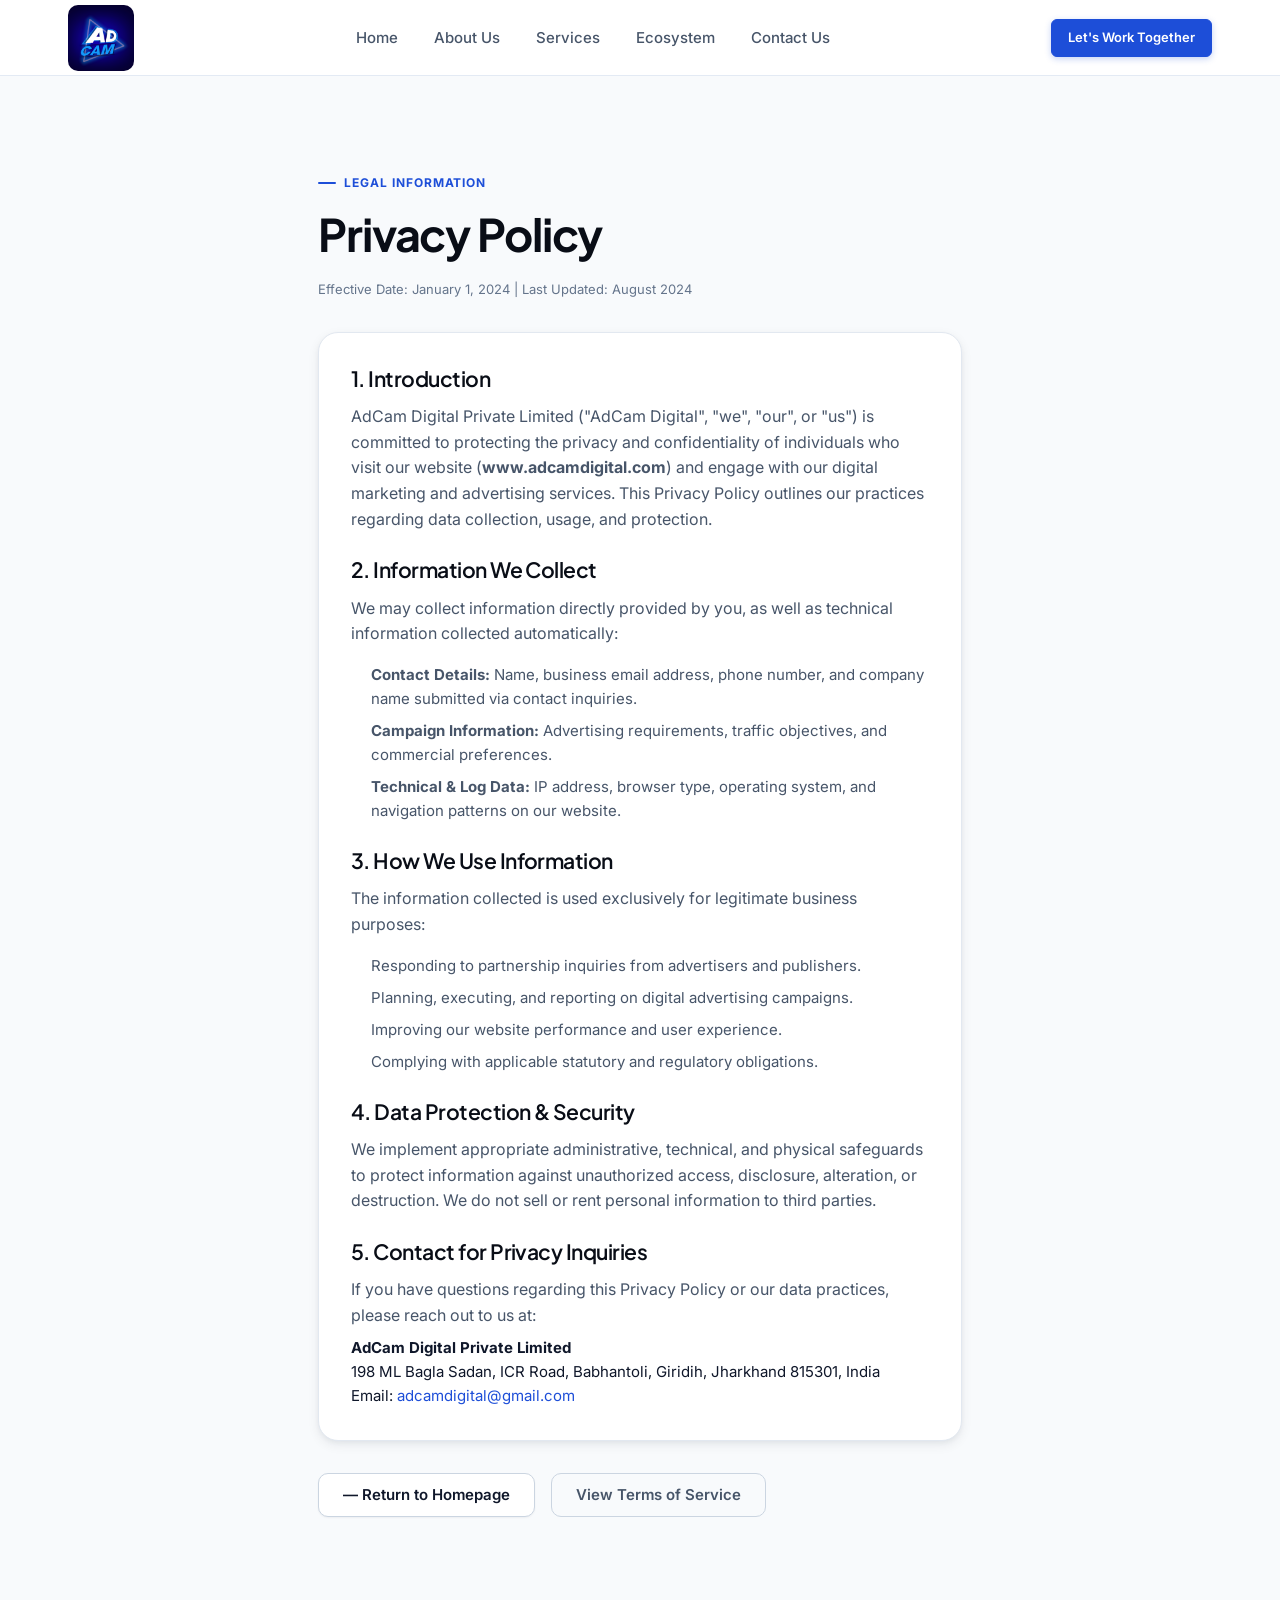
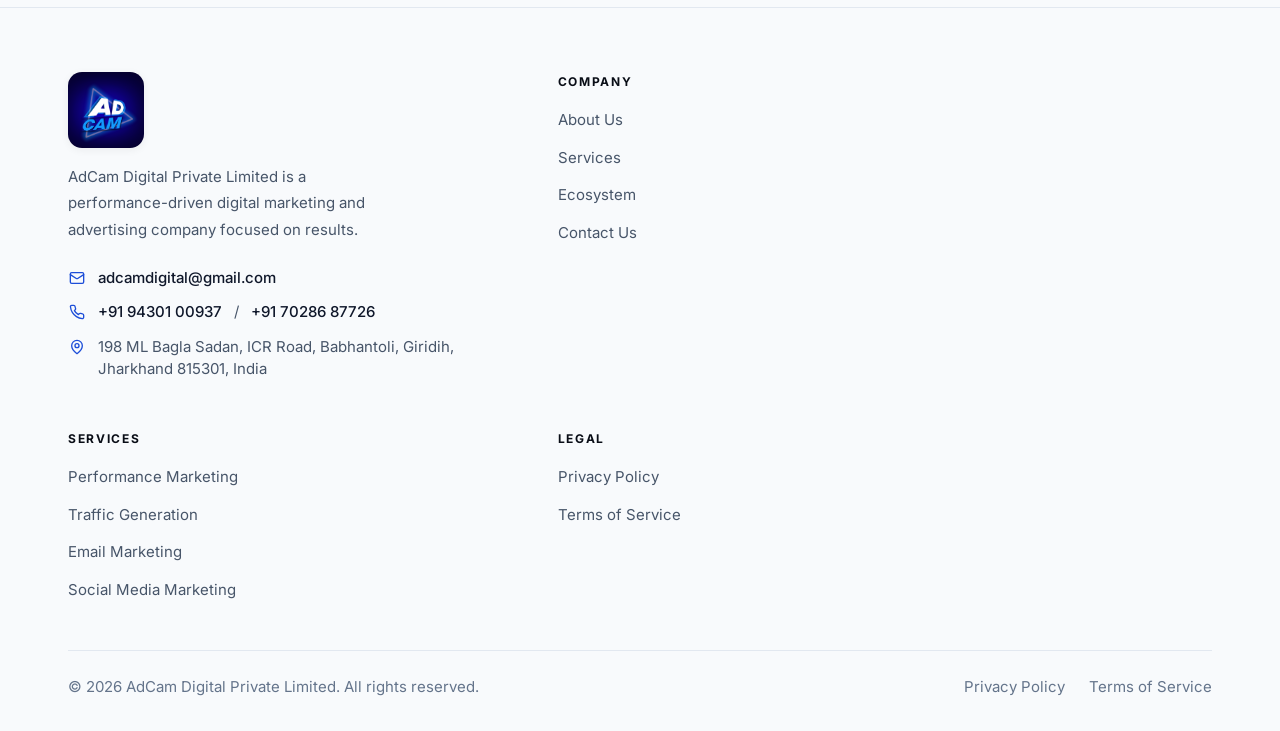
<file: pages/privacy-policy.html>
<!DOCTYPE html>
<html lang="en" class="no-js">
<head>
  <meta charset="UTF-8" />
  <meta name="viewport" content="width=device-width, initial-scale=1.0" />
  <meta http-equiv="X-UA-Compatible" content="IE=edge" />

  <title>Privacy Policy &mdash; AdCam Digital</title>
  <meta name="description" content="Privacy Policy for AdCam Digital Private Limited &mdash; detailing how we collect, use, and protect information across our digital marketing and advertising services." />
  <meta name="robots" content="index, follow" />
  <link rel="canonical" href="https://adcamdigital.com/privacy-policy" />

  <!-- Favicon -->
  <link rel="icon" type="image/png" href="/assets/icons/favicon.png" />
  <link rel="apple-touch-icon" href="/assets/icons/favicon.png" />

  <!-- Fonts -->
  <link rel="preconnect" href="https://fonts.googleapis.com" />
  <link rel="preconnect" href="https://fonts.gstatic.com" crossorigin />
  <link href="https://fonts.googleapis.com/css2?family=Plus+Jakarta+Sans:wght@500;600;700;800&family=Inter:wght@400;500;600;700&display=swap" rel="stylesheet" />

  <!-- CSS -->
  <link rel="stylesheet" href="/css/variables.css" />
  <link rel="stylesheet" href="/css/reset.css" />
  <link rel="stylesheet" href="/css/base.css" />
  <link rel="stylesheet" href="/css/typography.css" />
  <link rel="stylesheet" href="/css/layout.css" />
  <link rel="stylesheet" href="/css/components.css" />
  <link rel="stylesheet" href="/css/navigation.css" />
  <link rel="stylesheet" href="/css/footer.css" />
  <link rel="stylesheet" href="/css/animations.css" />
  <link rel="stylesheet" href="/css/responsive.css" />
</head>
<body>

  <a href="#main-content" class="skip-link">Skip to main content</a>

  <!-- SITE HEADER -->
  <header class="site-header" role="banner">
    <div class="nav-inner">
      <a href="/" class="nav-logo" aria-label="AdCam Digital &mdash; Home">
        <img src="/assets/images/brand/adcam-logo.jpg" alt="AdCam Digital Logo" class="nav-logo__img" width="62" height="62" />
      </a>
      <nav class="nav-desktop" aria-label="Primary navigation">
        <a href="/" class="nav-link">Home</a>
        <a href="/about" class="nav-link">About Us</a>
        <a href="/services" class="nav-link">Services</a>
        <a href="/ecosystem" class="nav-link">Ecosystem</a>
        <a href="/contact" class="nav-link">Contact Us</a>
      </nav>
      <div class="nav-actions">
        <a href="/contact" class="btn btn--primary btn--sm">Let's Work Together</a>
      </div>
      <button class="nav-toggle" type="button" aria-expanded="false" aria-controls="nav-mobile-panel" aria-label="Open navigation menu" id="nav-toggle-btn">
        <span class="nav-toggle__bars" aria-hidden="true">
          <span class="nav-toggle__bar"></span>
          <span class="nav-toggle__bar"></span>
          <span class="nav-toggle__bar"></span>
        </span>
      </button>
    </div>
  </header>

  <nav class="nav-mobile" id="nav-mobile-panel" aria-label="Mobile navigation" aria-hidden="true">
    <div class="nav-mobile__links">
      <a href="/" class="nav-mobile__link">Home</a>
      <a href="/about" class="nav-mobile__link">About Us</a>
      <a href="/services" class="nav-mobile__link">Services</a>
      <a href="/ecosystem" class="nav-mobile__link">Ecosystem</a>
      <a href="/contact" class="nav-mobile__link">Contact Us</a>
    </div>
    <div class="nav-mobile__divider" aria-hidden="true"></div>
    <div class="nav-mobile__cta">
      <a href="/contact" class="btn btn--primary btn--full">Let's Work Together</a>
    </div>
  </nav>

  <main class="page-main nav-offset" id="main-content">
    <section class="section section--secondary">
      <div class="container container--reading">

        <div class="eyebrow eyebrow--line" style="margin-bottom: var(--space-4);">Legal Information</div>
        <h1 class="text-h1" style="margin-bottom: var(--space-4);">Privacy Policy</h1>
        <p class="text-caption" style="margin-bottom: var(--space-8); color: var(--color-text-muted);">
          Effective Date: January 1, 2024 | Last Updated: August 2024
        </p>

        <div class="card card--elevated" style="padding: var(--space-8); margin-bottom: var(--space-8);">
          
          <h2 class="text-h3" style="margin-bottom: var(--space-3); color: var(--color-text-heading);">1. Introduction</h2>
          <p class="text-body" style="margin-bottom: var(--space-6);">
            AdCam Digital Private Limited ("AdCam Digital", "we", "our", or "us") is committed to protecting the privacy and confidentiality of individuals who visit our website (<strong>www.adcamdigital.com</strong>) and engage with our digital marketing and advertising services. This Privacy Policy outlines our practices regarding data collection, usage, and protection.
          </p>

          <h2 class="text-h3" style="margin-bottom: var(--space-3); color: var(--color-text-heading);">2. Information We Collect</h2>
          <p class="text-body" style="margin-bottom: var(--space-4);">
            We may collect information directly provided by you, as well as technical information collected automatically:
          </p>
          <ul class="stack stack--xs" style="margin-bottom: var(--space-6); padding-left: var(--space-5); color: var(--color-text-secondary); font-size: var(--text-body-sm);">
            <li><strong>Contact Details:</strong> Name, business email address, phone number, and company name submitted via contact inquiries.</li>
            <li><strong>Campaign Information:</strong> Advertising requirements, traffic objectives, and commercial preferences.</li>
            <li><strong>Technical &amp; Log Data:</strong> IP address, browser type, operating system, and navigation patterns on our website.</li>
          </ul>

          <h2 class="text-h3" style="margin-bottom: var(--space-3); color: var(--color-text-heading);">3. How We Use Information</h2>
          <p class="text-body" style="margin-bottom: var(--space-4);">
            The information collected is used exclusively for legitimate business purposes:
          </p>
          <ul class="stack stack--xs" style="margin-bottom: var(--space-6); padding-left: var(--space-5); color: var(--color-text-secondary); font-size: var(--text-body-sm);">
            <li>Responding to partnership inquiries from advertisers and publishers.</li>
            <li>Planning, executing, and reporting on digital advertising campaigns.</li>
            <li>Improving our website performance and user experience.</li>
            <li>Complying with applicable statutory and regulatory obligations.</li>
          </ul>

          <h2 class="text-h3" style="margin-bottom: var(--space-3); color: var(--color-text-heading);">4. Data Protection &amp; Security</h2>
          <p class="text-body" style="margin-bottom: var(--space-6);">
            We implement appropriate administrative, technical, and physical safeguards to protect information against unauthorized access, disclosure, alteration, or destruction. We do not sell or rent personal information to third parties.
          </p>

          <h2 class="text-h3" style="margin-bottom: var(--space-3); color: var(--color-text-heading);">5. Contact for Privacy Inquiries</h2>
          <p class="text-body" style="margin-bottom: var(--space-2);">
            If you have questions regarding this Privacy Policy or our data practices, please reach out to us at:
          </p>
          <p class="text-body-sm" style="color: var(--color-text-primary);">
            <strong>AdCam Digital Private Limited</strong><br />
            198 ML Bagla Sadan, ICR Road, Babhantoli, Giridih, Jharkhand 815301, India<br />
            Email: <a href="mailto:adcamdigital@gmail.com" style="color: var(--color-accent-primary);">adcamdigital@gmail.com</a>
          </p>

        </div>

        <div class="cluster">
          <a href="/" class="btn btn--secondary">&mdash; Return to Homepage</a>
          <a href="/terms" class="btn btn--ghost">View Terms of Service</a>
        </div>

      </div>
    </section>
  </main>

  <!-- SITE FOOTER -->
  <footer class="site-footer" role="contentinfo">
    <div class="container">
      <div class="footer-top">
        <div class="footer-brand">
          <a href="/" class="footer-brand__logo" aria-label="AdCam Digital &mdash; Home">
            <img src="/assets/images/brand/adcam-logo.jpg" alt="AdCam Digital" class="footer-brand__img" width="68" height="68" />
          </a>
          <p class="footer-brand__desc">
            AdCam Digital Private Limited is a performance-driven digital marketing and advertising company focused on results.
          </p>
                    <div class="footer-contact-list">
            <div class="footer-contact-item">
              <span class="footer-contact-icon" aria-hidden="true">
                <svg viewBox="0 0 24 24">
                  <rect x="2" y="4" width="20" height="16" rx="2"></rect>
                  <path d="m22 7-8.97 5.7a1.94 1.94 0 0 1-2.06 0L2 7"></path>
                </svg>
              </span>
              <a href="mailto:adcamdigital@gmail.com">adcamdigital@gmail.com</a>
            </div>
            <div class="footer-contact-item">
              <span class="footer-contact-icon" aria-hidden="true">
                <svg viewBox="0 0 24 24">
                  <path d="M22 16.92v3a2 2 0 0 1-2.18 2 19.79 19.79 0 0 1-8.63-3.07 19.5 19.5 0 0 1-6-6 19.79 19.79 0 0 1-3.07-8.67A2 2 0 0 1 4.11 2h3a2 2 0 0 1 2 1.72 12.84 12.84 0 0 0 .7 2.81 2 2 0 0 1-.45 2.11L8.09 9.91a16 16 0 0 0 6 6l1.27-1.27a2 2 0 0 1 2.11-.45 12.84 12.84 0 0 0 2.81.7A2 2 0 0 1 22 16.92z"></path>
                </svg>
              </span>
              <a href="tel:+919430100937">+91 94301 00937</a> / <a href="tel:+917028687726">+91 70286 87726</a>
            </div>
            <div class="footer-contact-item">
              <span class="footer-contact-icon" aria-hidden="true">
                <svg viewBox="0 0 24 24">
                  <path d="M20 10c0 6-8 12-8 12s-8-6-8-12a8 8 0 0 1 16 0Z"></path>
                  <circle cx="12" cy="10" r="3"></circle>
                </svg>
              </span>
              <span>198 ML Bagla Sadan, ICR Road, Babhantoli, Giridih, Jharkhand 815301, India</span>
            </div>
          </div>
        </div>

        <nav aria-label="Footer Navigation &mdash; Company">
          <p class="footer-col__heading">Company</p>
          <ul class="footer-col__list">
            <li><a href="/about" class="footer-col__link">About Us</a></li>
            <li><a href="/services" class="footer-col__link">Services</a></li>
            <li><a href="/ecosystem" class="footer-col__link">Ecosystem</a></li>
            <li><a href="/contact" class="footer-col__link">Contact Us</a></li>
          </ul>
        </nav>
        <nav aria-label="Footer Navigation &mdash; Solutions">
          <p class="footer-col__heading">Services</p>
          <ul class="footer-col__list">
            <li><a href="/services#performance-marketing" class="footer-col__link">Performance Marketing</a></li>
            <li><a href="/services#traffic-generation" class="footer-col__link">Traffic Generation</a></li>
            <li><a href="/services#email-marketing" class="footer-col__link">Email Marketing</a></li>
            <li><a href="/services#social-media-marketing" class="footer-col__link">Social Media Marketing</a></li>
          </ul>
        </nav>
        <nav aria-label="Footer Navigation &mdash; Legal">
          <p class="footer-col__heading">Legal</p>
          <ul class="footer-col__list">
            <li><a href="/privacy-policy" class="footer-col__link">Privacy Policy</a></li>
            <li><a href="/terms" class="footer-col__link">Terms of Service</a></li>
          </ul>
        </nav>
      </div>
      <div class="footer-bottom">
        <p class="footer-bottom__copy">&copy; <span data-year>2024</span> AdCam Digital Private Limited. All rights reserved.</p>
        <div class="footer-bottom__links">
          <a href="/privacy-policy" class="footer-bottom__link">Privacy Policy</a>
          <a href="/terms" class="footer-bottom__link">Terms of Service</a>
        </div>
      </div>
    </div>
  </footer>

  <script src="/data/site-config.js"></script>
  <script src="/js/config.js"></script>
  <script src="/js/navigation.js"></script>
  <script src="/js/animations.js"></script>
  <script src="/js/interactions.js"></script>
  <script src="/js/main.js"></script>

</body>
</html>
</file>
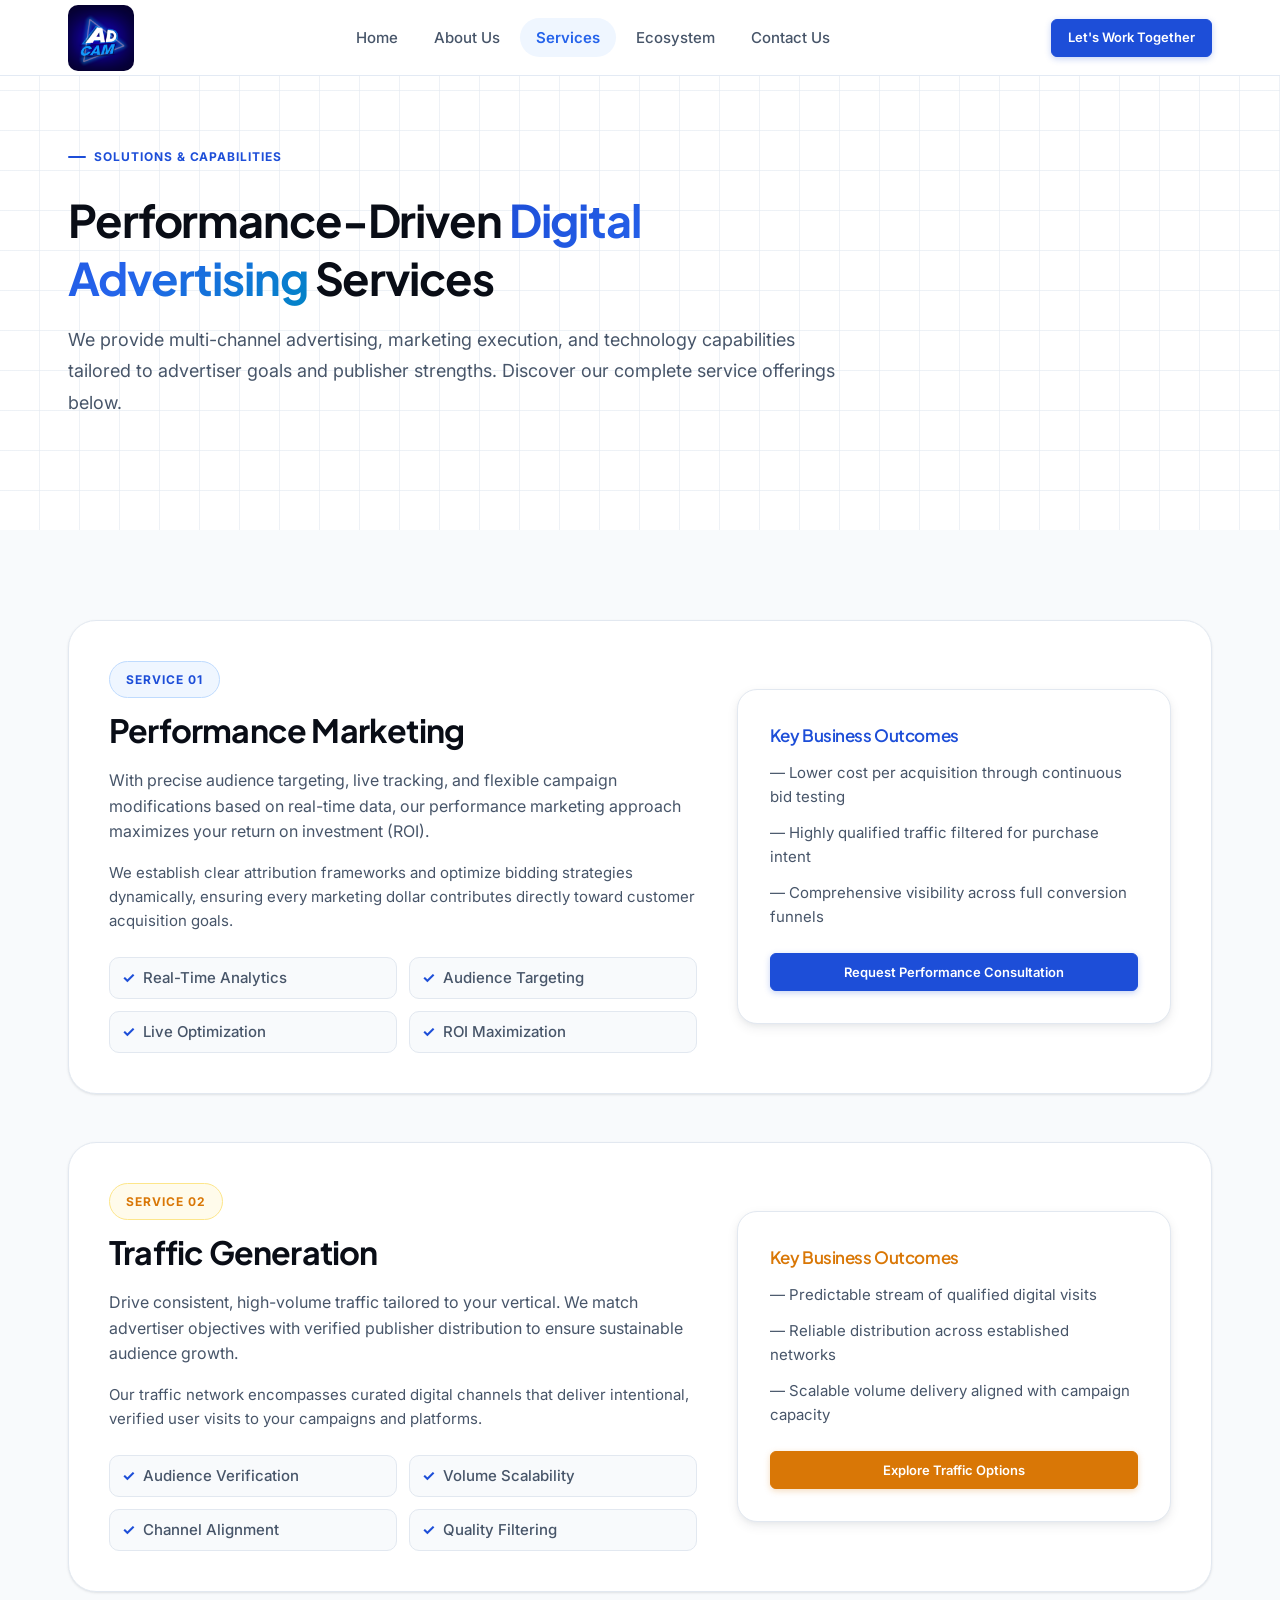
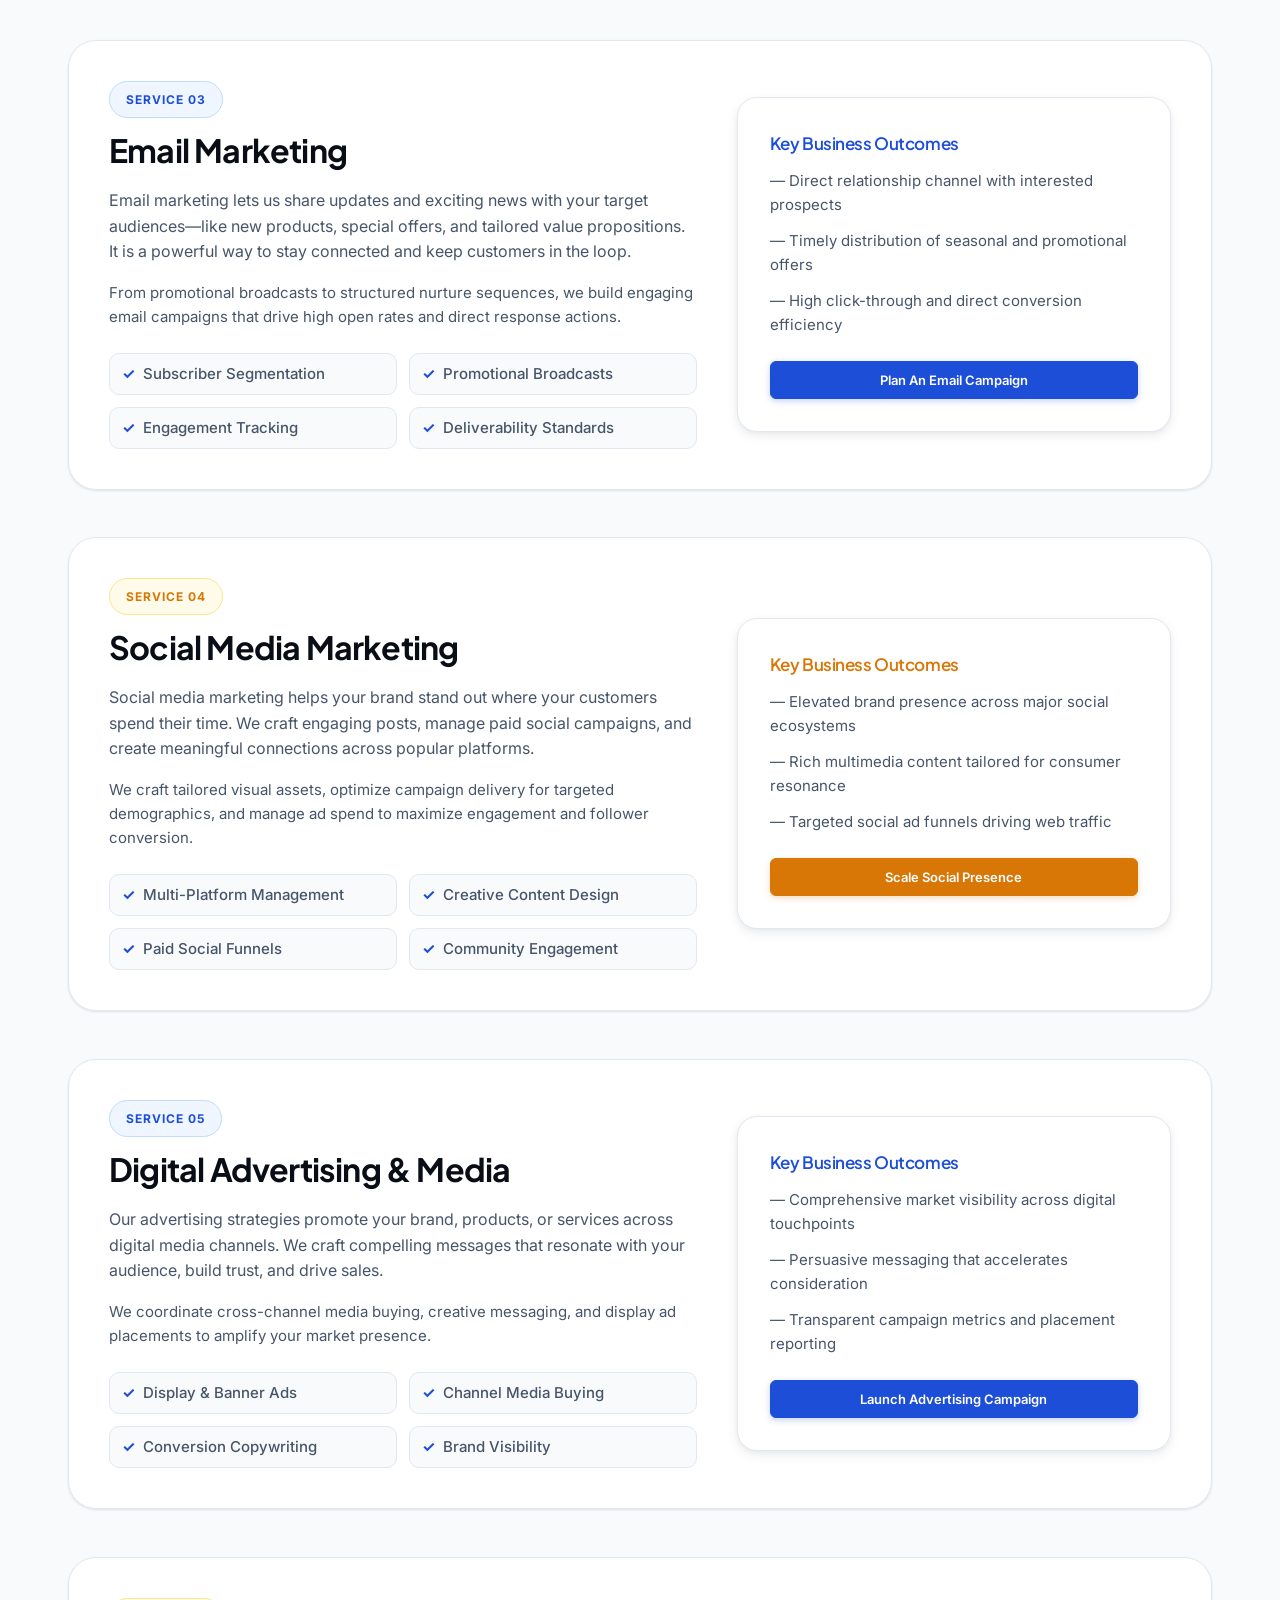
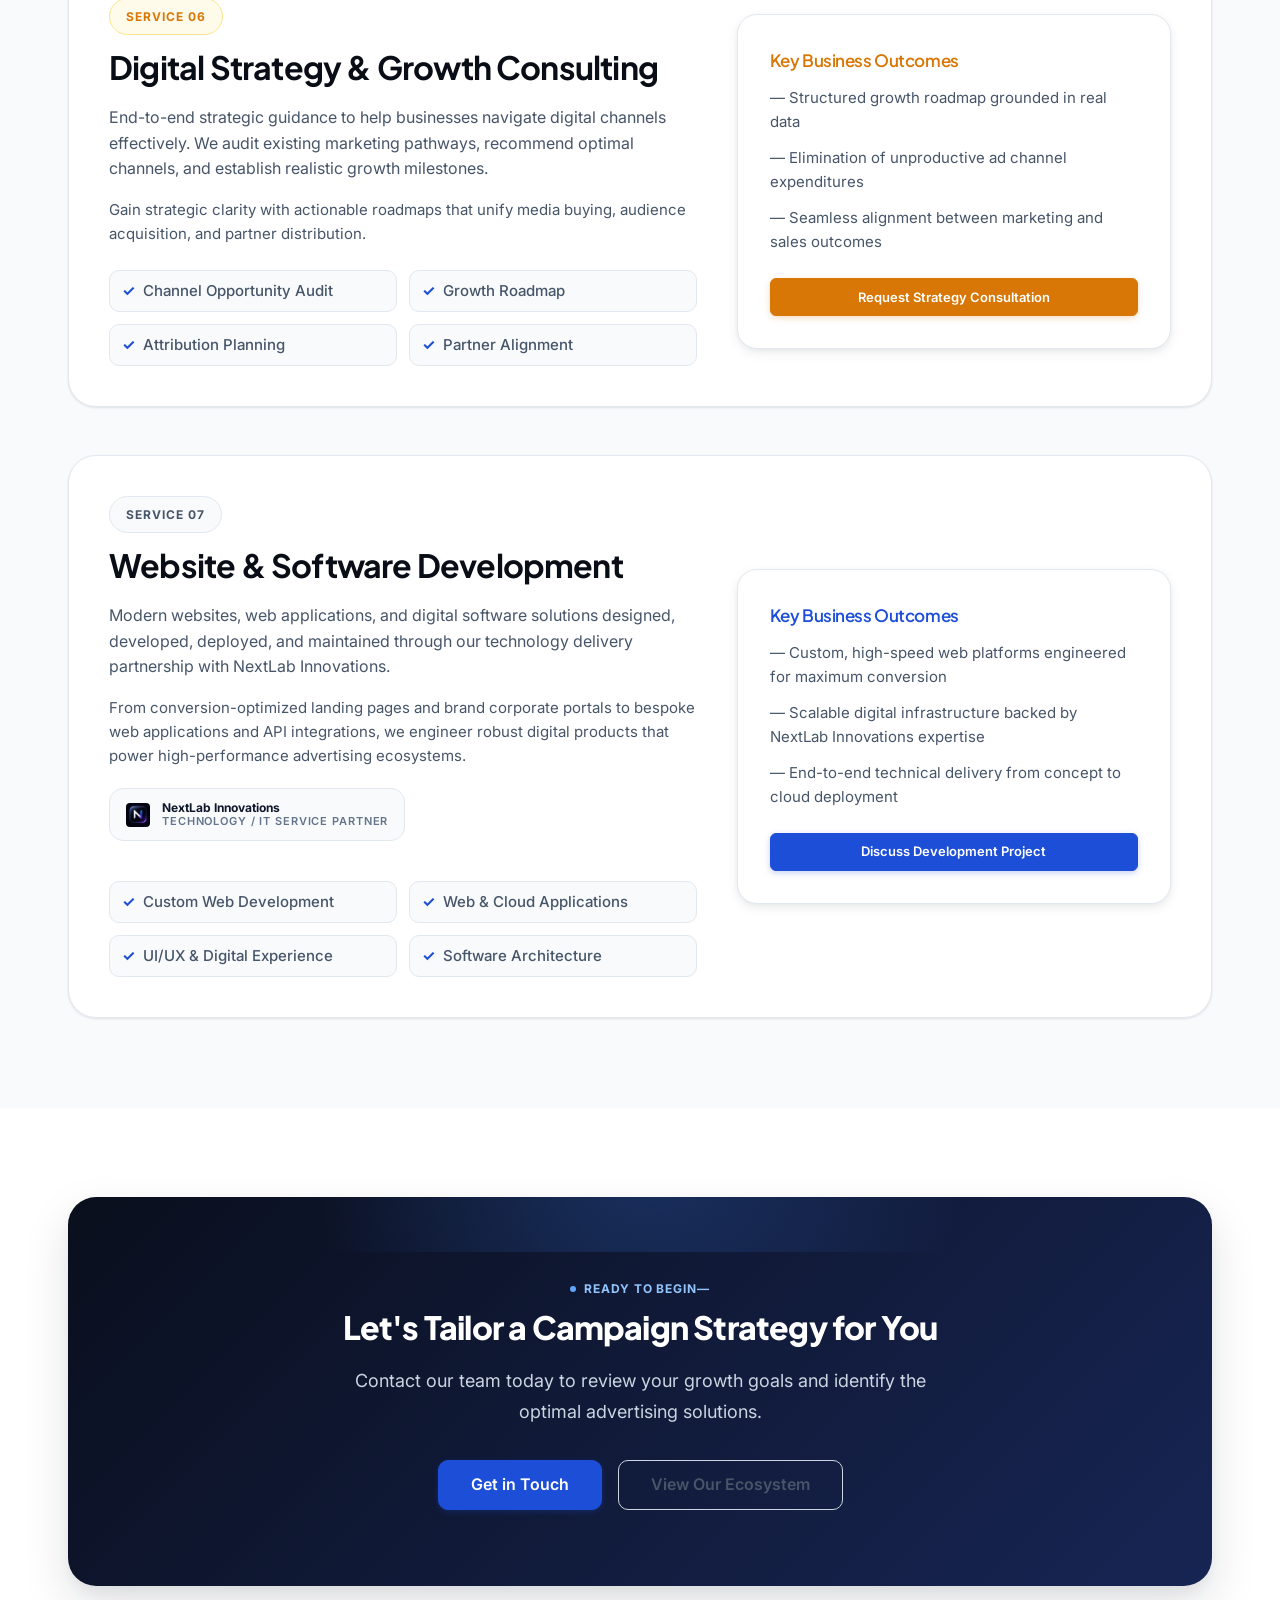
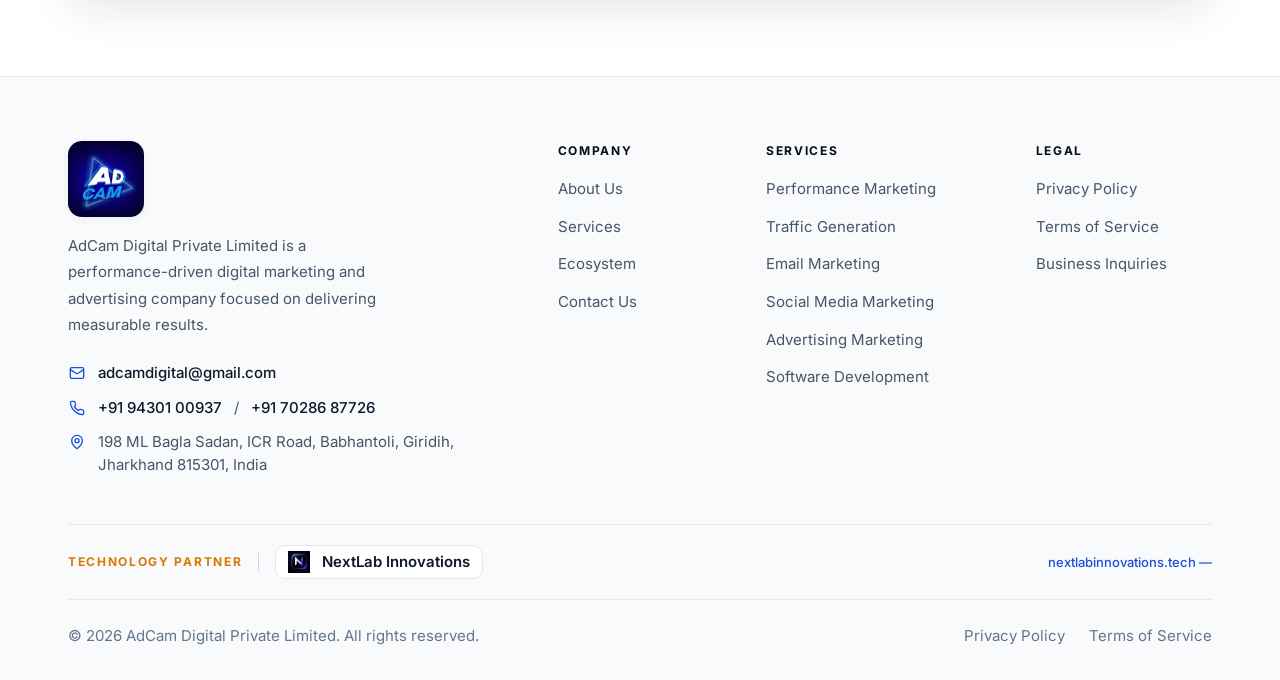
<file: pages/services.html>
<!DOCTYPE html>
<html lang="en" class="no-js">
<head>
  <meta charset="UTF-8" />
  <meta name="viewport" content="width=device-width, initial-scale=1.0" />
  <meta http-equiv="X-UA-Compatible" content="IE=edge" />

  <!-- Primary SEO -->
  <title>Our Services — AdCam Digital | Performance Marketing & Digital Advertising</title>
  <meta name="description" content="Explore AdCam Digital's full suite of performance-driven digital advertising services: Performance Marketing, Traffic Generation, Email Marketing, Social Media, Digital Advertising, Strategy Consulting, and Website & Software Development." />
  <meta name="keywords" content="performance marketing, traffic generation, email marketing, social media marketing, digital advertising, digital strategy, website development, software development, nextlab innovations" />
  <meta name="robots" content="index, follow" />
  <link rel="canonical" href="https://adcamdigital.com/services" />

  <!-- Open Graph -->
  <meta property="og:type" content="website" />
  <meta property="og:title" content="Our Services — AdCam Digital | Performance-Driven Digital Advertising" />
  <meta property="og:description" content="Explore AdCam Digital's multi-channel advertising and marketing capabilities tailored to advertiser objectives." />
  <meta property="og:image" content="https://www.adcamdigital.com/assets/images/brand/adcam-logo.jpg" />
  <meta property="og:url" content="https://www.adcamdigital.com/pages/services.html" />
  <meta property="og:site_name" content="AdCam Digital" />

  <!-- Twitter Card -->
  <meta name="twitter:card" content="summary_large_image" />
  <meta name="twitter:title" content="Our Services — AdCam Digital | Digital Advertising & Growth" />
  <meta name="twitter:description" content="Explore AdCam Digital's multi-channel advertising and marketing capabilities tailored to advertiser objectives." />
  <meta name="twitter:image" content="https://www.adcamdigital.com/assets/images/brand/adcam-logo.jpg" />

  <!-- Favicon -->
  <link rel="icon" type="image/png" href="/assets/icons/favicon.png" />
  <link rel="apple-touch-icon" href="/assets/icons/favicon.png" />

  <!-- Google Fonts -->
  <link rel="preconnect" href="https://fonts.googleapis.com" />
  <link rel="preconnect" href="https://fonts.gstatic.com" crossorigin />
  <link href="https://fonts.googleapis.com/css2?family=Plus+Jakarta+Sans:wght@500;600;700;800&family=Inter:wght@400;500;600;700&display=swap" rel="stylesheet" />

  <!-- CSS Architecture -->
  <link rel="stylesheet" href="/css/variables.css" />
  <link rel="stylesheet" href="/css/reset.css" />
  <link rel="stylesheet" href="/css/base.css" />
  <link rel="stylesheet" href="/css/typography.css" />
  <link rel="stylesheet" href="/css/layout.css" />
  <link rel="stylesheet" href="/css/components.css" />
  <link rel="stylesheet" href="/css/navigation.css" />
  <link rel="stylesheet" href="/css/footer.css" />
  <link rel="stylesheet" href="/css/animations.css" />
  <link rel="stylesheet" href="/css/responsive.css" />
  <link rel="stylesheet" href="/css/pages/services.css" />
</head>
<body>

  <!-- Skip Navigation -->
  <a href="#main-content" class="skip-link">Skip to main content</a>

  <!-- SITE HEADER -->
  <header class="site-header" role="banner">
    <div class="nav-inner">
      <a href="/" class="nav-logo" aria-label="AdCam Digital &mdash; Home">
        <img src="/assets/images/brand/adcam-logo.jpg" alt="AdCam Digital Logo" class="nav-logo__img" width="62" height="62" />
      </a>
      <nav class="nav-desktop" aria-label="Primary navigation">
        <a href="/" class="nav-link">Home</a>
        <a href="/about" class="nav-link">About Us</a>
        <a href="/services" class="nav-link is-active" aria-current="page">Services</a>
        <a href="/ecosystem" class="nav-link">Ecosystem</a>
        <a href="/contact" class="nav-link">Contact Us</a>
      </nav>
      <div class="nav-actions">
        <a href="/contact" class="btn btn--primary btn--sm">Let's Work Together</a>
      </div>
      <button class="nav-toggle" type="button" aria-expanded="false" aria-controls="nav-mobile-panel" aria-label="Open navigation menu" id="nav-toggle-btn">
        <span class="nav-toggle__bars" aria-hidden="true">
          <span class="nav-toggle__bar"></span>
          <span class="nav-toggle__bar"></span>
          <span class="nav-toggle__bar"></span>
        </span>
      </button>
    </div>
  </header>

  <!-- MOBILE NAVIGATION -->
  <nav class="nav-mobile" id="nav-mobile-panel" aria-label="Mobile navigation" aria-hidden="true">
    <div class="nav-mobile__links">
      <a href="/" class="nav-mobile__link">Home</a>
      <a href="/about" class="nav-mobile__link">About Us</a>
      <a href="/services" class="nav-mobile__link is-active" aria-current="page">Services</a>
      <a href="/ecosystem" class="nav-mobile__link">Ecosystem</a>
      <a href="/contact" class="nav-mobile__link">Contact Us</a>
    </div>
    <div class="nav-mobile__divider" aria-hidden="true"></div>
    <div class="nav-mobile__cta">
      <a href="/contact" class="btn btn--primary btn--full">Let's Work Together</a>
    </div>
  </nav>

  <!-- MAIN CONTENT -->
  <main class="page-main nav-offset" id="main-content">

    <!-- Services Hero -->
    <section class="services-hero" aria-label="Services Page Hero">
      <div class="container">
        <div class="section-header reveal reveal--fade-up" style="max-width: 780px;">
          <div class="eyebrow eyebrow--line">Solutions &amp; Capabilities</div>
          <h1 class="text-h1" style="margin-top: var(--space-4);">
            Performance-Driven <span class="text-gradient-blue">Digital Advertising</span> Services
          </h1>
          <p class="lead" style="margin-top: var(--space-4);">
            We provide multi-channel advertising, marketing execution, and technology capabilities tailored to advertiser goals and publisher strengths. Discover our complete service offerings below.
          </p>
        </div>
      </div>
    </section>

    <!-- Detailed Services List -->
    <section class="section section--secondary" id="services-breakdown">
      <div class="container">
        
        <div class="stack stack--xl">

          <!-- 01. Performance Marketing -->
          <div class="service-detail-card reveal reveal--fade-up" id="performance-marketing">
            <div>
              <div class="pill-label" style="margin-bottom: var(--space-3);">Service 01</div>
              <h2 class="text-h2" style="margin-bottom: var(--space-4);">Performance Marketing</h2>
              <p class="text-body" style="margin-bottom: var(--space-4);">
                With precise audience targeting, live tracking, and flexible campaign modifications based on real-time data, our performance marketing approach maximizes your return on investment (ROI).
              </p>
              <p class="text-body-sm" style="color: var(--color-text-secondary); margin-bottom: var(--space-6);">
                We establish clear attribution frameworks and optimize bidding strategies dynamically, ensuring every marketing dollar contributes directly toward customer acquisition goals.
              </p>
              <div class="service-features-list">
                <div class="service-feature-tag">Real-Time Analytics</div>
                <div class="service-feature-tag">Audience Targeting</div>
                <div class="service-feature-tag">Live Optimization</div>
                <div class="service-feature-tag">ROI Maximization</div>
              </div>
            </div>
            <div class="card card--elevated">
              <h3 class="text-h4" style="margin-bottom: var(--space-3); color: var(--color-accent-primary);">Key Business Outcomes</h3>
              <div class="stack stack--sm">
                <p class="text-body-sm">&mdash; Lower cost per acquisition through continuous bid testing</p>
                <p class="text-body-sm">&mdash; Highly qualified traffic filtered for purchase intent</p>
                <p class="text-body-sm">&mdash; Comprehensive visibility across full conversion funnels</p>
              </div>
              <div style="margin-top: var(--space-6);">
                <a href="/contact" class="btn btn--primary btn--sm btn--full">Request Performance Consultation</a>
              </div>
            </div>
          </div>

          <!-- 02. Traffic Generation -->
          <div class="service-detail-card reveal reveal--fade-up" id="traffic-generation">
            <div>
              <div class="pill-label pill-label--amber" style="margin-bottom: var(--space-3);">Service 02</div>
              <h2 class="text-h2" style="margin-bottom: var(--space-4);">Traffic Generation</h2>
              <p class="text-body" style="margin-bottom: var(--space-4);">
                Drive consistent, high-volume traffic tailored to your vertical. We match advertiser objectives with verified publisher distribution to ensure sustainable audience growth.
              </p>
              <p class="text-body-sm" style="color: var(--color-text-secondary); margin-bottom: var(--space-6);">
                Our traffic network encompasses curated digital channels that deliver intentional, verified user visits to your campaigns and platforms.
              </p>
              <div class="service-features-list">
                <div class="service-feature-tag">Audience Verification</div>
                <div class="service-feature-tag">Volume Scalability</div>
                <div class="service-feature-tag">Channel Alignment</div>
                <div class="service-feature-tag">Quality Filtering</div>
              </div>
            </div>
            <div class="card card--elevated">
              <h3 class="text-h4" style="margin-bottom: var(--space-3); color: var(--color-accent-secondary);">Key Business Outcomes</h3>
              <div class="stack stack--sm">
                <p class="text-body-sm">&mdash; Predictable stream of qualified digital visits</p>
                <p class="text-body-sm">&mdash; Reliable distribution across established networks</p>
                <p class="text-body-sm">&mdash; Scalable volume delivery aligned with campaign capacity</p>
              </div>
              <div style="margin-top: var(--space-6);">
                <a href="/contact" class="btn btn--amber btn--sm btn--full">Explore Traffic Options</a>
              </div>
            </div>
          </div>

          <!-- 03. Email Marketing -->
          <div class="service-detail-card reveal reveal--fade-up" id="email-marketing">
            <div>
              <div class="pill-label" style="margin-bottom: var(--space-3);">Service 03</div>
              <h2 class="text-h2" style="margin-bottom: var(--space-4);">Email Marketing</h2>
              <p class="text-body" style="margin-bottom: var(--space-4);">
                Email marketing lets us share updates and exciting news with your target audiences&mdash;like new products, special offers, and tailored value propositions. It is a powerful way to stay connected and keep customers in the loop.
              </p>
              <p class="text-body-sm" style="color: var(--color-text-secondary); margin-bottom: var(--space-6);">
                From promotional broadcasts to structured nurture sequences, we build engaging email campaigns that drive high open rates and direct response actions.
              </p>
              <div class="service-features-list">
                <div class="service-feature-tag">Subscriber Segmentation</div>
                <div class="service-feature-tag">Promotional Broadcasts</div>
                <div class="service-feature-tag">Engagement Tracking</div>
                <div class="service-feature-tag">Deliverability Standards</div>
              </div>
            </div>
            <div class="card card--elevated">
              <h3 class="text-h4" style="margin-bottom: var(--space-3); color: var(--color-accent-primary);">Key Business Outcomes</h3>
              <div class="stack stack--sm">
                <p class="text-body-sm">&mdash; Direct relationship channel with interested prospects</p>
                <p class="text-body-sm">&mdash; Timely distribution of seasonal and promotional offers</p>
                <p class="text-body-sm">&mdash; High click-through and direct conversion efficiency</p>
              </div>
              <div style="margin-top: var(--space-6);">
                <a href="/contact" class="btn btn--primary btn--sm btn--full">Plan An Email Campaign</a>
              </div>
            </div>
          </div>

          <!-- 04. Social Media Marketing -->
          <div class="service-detail-card reveal reveal--fade-up" id="social-media-marketing">
            <div>
              <div class="pill-label pill-label--amber" style="margin-bottom: var(--space-3);">Service 04</div>
              <h2 class="text-h2" style="margin-bottom: var(--space-4);">Social Media Marketing</h2>
              <p class="text-body" style="margin-bottom: var(--space-4);">
                Social media marketing helps your brand stand out where your customers spend their time. We craft engaging posts, manage paid social campaigns, and create meaningful connections across popular platforms.
              </p>
              <p class="text-body-sm" style="color: var(--color-text-secondary); margin-bottom: var(--space-6);">
                We craft tailored visual assets, optimize campaign delivery for targeted demographics, and manage ad spend to maximize engagement and follower conversion.
              </p>
              <div class="service-features-list">
                <div class="service-feature-tag">Multi-Platform Management</div>
                <div class="service-feature-tag">Creative Content Design</div>
                <div class="service-feature-tag">Paid Social Funnels</div>
                <div class="service-feature-tag">Community Engagement</div>
              </div>
            </div>
            <div class="card card--elevated">
              <h3 class="text-h4" style="margin-bottom: var(--space-3); color: var(--color-accent-secondary);">Key Business Outcomes</h3>
              <div class="stack stack--sm">
                <p class="text-body-sm">&mdash; Elevated brand presence across major social ecosystems</p>
                <p class="text-body-sm">&mdash; Rich multimedia content tailored for consumer resonance</p>
                <p class="text-body-sm">&mdash; Targeted social ad funnels driving web traffic</p>
              </div>
              <div style="margin-top: var(--space-6);">
                <a href="/contact" class="btn btn--amber btn--sm btn--full">Scale Social Presence</a>
              </div>
            </div>
          </div>

          <!-- 05. Digital Advertising & Media -->
          <div class="service-detail-card reveal reveal--fade-up" id="advertising-marketing">
            <div>
              <div class="pill-label" style="margin-bottom: var(--space-3);">Service 05</div>
              <h2 class="text-h2" style="margin-bottom: var(--space-4);">Digital Advertising &amp; Media</h2>
              <p class="text-body" style="margin-bottom: var(--space-4);">
                Our advertising strategies promote your brand, products, or services across digital media channels. We craft compelling messages that resonate with your audience, build trust, and drive sales.
              </p>
              <p class="text-body-sm" style="color: var(--color-text-secondary); margin-bottom: var(--space-6);">
                We coordinate cross-channel media buying, creative messaging, and display ad placements to amplify your market presence.
              </p>
              <div class="service-features-list">
                <div class="service-feature-tag">Display &amp; Banner Ads</div>
                <div class="service-feature-tag">Channel Media Buying</div>
                <div class="service-feature-tag">Conversion Copywriting</div>
                <div class="service-feature-tag">Brand Visibility</div>
              </div>
            </div>
            <div class="card card--elevated">
              <h3 class="text-h4" style="margin-bottom: var(--space-3); color: var(--color-accent-primary);">Key Business Outcomes</h3>
              <div class="stack stack--sm">
                <p class="text-body-sm">&mdash; Comprehensive market visibility across digital touchpoints</p>
                <p class="text-body-sm">&mdash; Persuasive messaging that accelerates consideration</p>
                <p class="text-body-sm">&mdash; Transparent campaign metrics and placement reporting</p>
              </div>
              <div style="margin-top: var(--space-6);">
                <a href="/contact" class="btn btn--primary btn--sm btn--full">Launch Advertising Campaign</a>
              </div>
            </div>
          </div>

          <!-- 06. Digital Strategy & Consulting -->
          <div class="service-detail-card reveal reveal--fade-up" id="digital-strategy">
            <div>
              <div class="pill-label pill-label--amber" style="margin-bottom: var(--space-3);">Service 06</div>
              <h2 class="text-h2" style="margin-bottom: var(--space-4);">Digital Strategy &amp; Growth Consulting</h2>
              <p class="text-body" style="margin-bottom: var(--space-4);">
                End-to-end strategic guidance to help businesses navigate digital channels effectively. We audit existing marketing pathways, recommend optimal channels, and establish realistic growth milestones.
              </p>
              <p class="text-body-sm" style="color: var(--color-text-secondary); margin-bottom: var(--space-6);">
                Gain strategic clarity with actionable roadmaps that unify media buying, audience acquisition, and partner distribution.
              </p>
              <div class="service-features-list">
                <div class="service-feature-tag">Channel Opportunity Audit</div>
                <div class="service-feature-tag">Growth Roadmap</div>
                <div class="service-feature-tag">Attribution Planning</div>
                <div class="service-feature-tag">Partner Alignment</div>
              </div>
            </div>
            <div class="card card--elevated">
              <h3 class="text-h4" style="margin-bottom: var(--space-3); color: var(--color-accent-secondary);">Key Business Outcomes</h3>
              <div class="stack stack--sm">
                <p class="text-body-sm">&mdash; Structured growth roadmap grounded in real data</p>
                <p class="text-body-sm">&mdash; Elimination of unproductive ad channel expenditures</p>
                <p class="text-body-sm">&mdash; Seamless alignment between marketing and sales outcomes</p>
              </div>
              <div style="margin-top: var(--space-6);">
                <a href="/contact" class="btn btn--amber btn--sm btn--full">Request Strategy Consultation</a>
              </div>
            </div>
          </div>

          <!-- 07. Website & Software Development -->
          <div class="service-detail-card reveal reveal--fade-up" id="software-development">
            <div>
              <div class="pill-label pill-label--neutral" style="margin-bottom: var(--space-3);">Service 07</div>
              <h2 class="text-h2" style="margin-bottom: var(--space-4);">Website &amp; Software Development</h2>
              <p class="text-body" style="margin-bottom: var(--space-4);">
                Modern websites, web applications, and digital software solutions designed, developed, deployed, and maintained through our technology delivery partnership with NextLab Innovations.
              </p>
              <p class="text-body-sm" style="color: var(--color-text-secondary); margin-bottom: var(--space-5);">
                From conversion-optimized landing pages and brand corporate portals to bespoke web applications and API integrations, we engineer robust digital products that power high-performance advertising ecosystems.
              </p>

              <!-- NextLab Technology Partner Badge -->
              <div class="service-detail-partner">
                <img src="/assets/images/partners/nextlab-logo.jpg" alt="NextLab Innovations" class="service-detail-partner__logo" loading="lazy" />
                <div class="service-detail-partner__meta">
                  <span class="service-detail-partner__name">NextLab Innovations</span>
                  <span class="service-detail-partner__role">Technology / IT Service Partner</span>
                </div>
              </div>

              <div class="service-features-list">
                <div class="service-feature-tag">Custom Web Development</div>
                <div class="service-feature-tag">Web &amp; Cloud Applications</div>
                <div class="service-feature-tag">UI/UX &amp; Digital Experience</div>
                <div class="service-feature-tag">Software Architecture</div>
              </div>
            </div>
            <div class="card card--elevated">
              <h3 class="text-h4" style="margin-bottom: var(--space-3); color: var(--color-accent-primary);">Key Business Outcomes</h3>
              <div class="stack stack--sm">
                <p class="text-body-sm">&mdash; Custom, high-speed web platforms engineered for maximum conversion</p>
                <p class="text-body-sm">&mdash; Scalable digital infrastructure backed by NextLab Innovations expertise</p>
                <p class="text-body-sm">&mdash; End-to-end technical delivery from concept to cloud deployment</p>
              </div>
              <div style="margin-top: var(--space-6);">
                <a href="/contact" class="btn btn--primary btn--sm btn--full">Discuss Development Project</a>
              </div>
            </div>
          </div>

        </div>

      </div>
    </section>

    <!-- CTA Section -->
    <section class="section section--primary" id="cta">
      <div class="container">
        <div class="cta-block reveal reveal--scale-up">
          <div class="eyebrow eyebrow--dot">Ready to Begin&mdash;</div>
          <h2 class="cta-block__title">
            Let's Tailor a Campaign Strategy for You
          </h2>
          <p class="cta-block__subtitle">
            Contact our team today to review your growth goals and identify the optimal advertising solutions.
          </p>
          <div class="cta-block__actions">
            <a href="/contact" class="btn btn--primary btn--lg">Get in Touch</a>
            <a href="/ecosystem" class="btn btn--ghost btn--lg">View Our Ecosystem</a>
          </div>
        </div>
      </div>
    </section>

  </main>

  <!-- SITE FOOTER -->
  <footer class="site-footer" role="contentinfo">
    <div class="container">
      
      <div class="footer-top">
        
        <!-- Brand Column -->
        <div class="footer-brand">
          <a href="/" class="footer-brand__logo" aria-label="AdCam Digital &mdash; Home">
            <img src="/assets/images/brand/adcam-logo.jpg" alt="AdCam Digital" class="footer-brand__img" width="76" height="76" />
          </a>
          <p class="footer-brand__desc">
            AdCam Digital Private Limited is a performance-driven digital marketing and advertising company focused on delivering measurable results.
          </p>
          
          <!-- Contact Details List -->
          <div class="footer-contact-list">
            <div class="footer-contact-item">
              <span class="footer-contact-icon" aria-hidden="true">
                <svg viewBox="0 0 24 24">
                  <rect x="2" y="4" width="20" height="16" rx="2"></rect>
                  <path d="m22 7-8.97 5.7a1.94 1.94 0 0 1-2.06 0L2 7"></path>
                </svg>
              </span>
              <a href="mailto:adcamdigital@gmail.com">adcamdigital@gmail.com</a>
            </div>
            <div class="footer-contact-item">
              <span class="footer-contact-icon" aria-hidden="true">
                <svg viewBox="0 0 24 24">
                  <path d="M22 16.92v3a2 2 0 0 1-2.18 2 19.79 19.79 0 0 1-8.63-3.07 19.5 19.5 0 0 1-6-6 19.79 19.79 0 0 1-3.07-8.67A2 2 0 0 1 4.11 2h3a2 2 0 0 1 2 1.72 12.84 12.84 0 0 0 .7 2.81 2 2 0 0 1-.45 2.11L8.09 9.91a16 16 0 0 0 6 6l1.27-1.27a2 2 0 0 1 2.11-.45 12.84 12.84 0 0 0 2.81.7A2 2 0 0 1 22 16.92z"></path>
                </svg>
              </span>
              <a href="tel:+919430100937">+91 94301 00937</a> / <a href="tel:+917028687726">+91 70286 87726</a>
            </div>
            <div class="footer-contact-item">
              <span class="footer-contact-icon" aria-hidden="true">
                <svg viewBox="0 0 24 24">
                  <path d="M20 10c0 6-8 12-8 12s-8-6-8-12a8 8 0 0 1 16 0Z"></path>
                  <circle cx="12" cy="10" r="3"></circle>
                </svg>
              </span>
              <span>198 ML Bagla Sadan, ICR Road, Babhantoli, Giridih, Jharkhand 815301, India</span>
            </div>
          </div>
        </div>

        <!-- Navigation Links Grid (Desktop: 3 cols; Mobile: 2 cols side-by-side) -->
        <div class="footer-links-grid">
          
          <!-- Company Links -->
          <nav class="footer-col" aria-label="Footer Navigation &mdash; Company">
            <p class="footer-col__heading">Company</p>
            <ul class="footer-col__list">
              <li><a href="/about" class="footer-col__link">About Us</a></li>
              <li><a href="/services" class="footer-col__link">Services</a></li>
              <li><a href="/ecosystem" class="footer-col__link">Ecosystem</a></li>
              <li><a href="/contact" class="footer-col__link">Contact Us</a></li>
            </ul>
          </nav>

          <!-- Services Links -->
          <nav class="footer-col" aria-label="Footer Navigation &mdash; Services">
            <p class="footer-col__heading">Services</p>
            <ul class="footer-col__list">
              <li><a href="/services#performance-marketing" class="footer-col__link">Performance Marketing</a></li>
              <li><a href="/services#traffic-generation" class="footer-col__link">Traffic Generation</a></li>
              <li><a href="/services#email-marketing" class="footer-col__link">Email Marketing</a></li>
              <li><a href="/services#social-media-marketing" class="footer-col__link">Social Media Marketing</a></li>
              <li><a href="/services#advertising-marketing" class="footer-col__link">Advertising Marketing</a></li>
              <li><a href="/services#software-development" class="footer-col__link">Software Development</a></li>
            </ul>
          </nav>

          <!-- Legal Links -->
          <nav class="footer-col footer-col--legal" aria-label="Footer Navigation &mdash; Legal">
            <p class="footer-col__heading">Legal</p>
            <ul class="footer-col__list">
              <li><a href="/privacy-policy" class="footer-col__link">Privacy Policy</a></li>
              <li><a href="/terms" class="footer-col__link">Terms of Service</a></li>
              <li><a href="/contact" class="footer-col__link">Business Inquiries</a></li>
            </ul>
          </nav>

        </div>

      </div><!-- /footer-top -->

      <!-- NextLab Partner Strip -->
      <div class="footer-partner-strip">
        <div class="footer-partner-strip__left">
          <span class="footer-partner-strip__label">Technology Partner</span>
          <div class="footer-partner-strip__separator" aria-hidden="true"></div>
          <a href="https://nextlabinnovations.tech" class="footer-partner-strip__logo" aria-label="NextLab Innovations &mdash; Technology Partner">
            <img src="/assets/images/partners/nextlab-logo.jpg" alt="NextLab Innovations" width="90" height="22" loading="lazy" />
            <span class="footer-partner-strip__name">NextLab Innovations</span>
          </a>
        </div>
        <a href="https://nextlabinnovations.tech" class="footer-partner-strip__link">
          nextlabinnovations.tech &mdash;
        </a>
      </div>

      <div class="footer-bottom">
        <p class="footer-bottom__copy">
          &copy; <span data-year>2024</span> AdCam Digital Private Limited. All rights reserved.
        </p>
        <div class="footer-bottom__links">
          <a href="/privacy-policy" class="footer-bottom__link">Privacy Policy</a>
          <a href="/terms" class="footer-bottom__link">Terms of Service</a>
        </div>
      </div>

    </div>
  </footer>

  <!-- Scripts -->
  <script src="/data/site-config.js"></script>
  <script src="/js/config.js"></script>
  <script src="/js/navigation.js"></script>
  <script src="/js/animations.js"></script>
  <script src="/js/interactions.js"></script>
  <script src="/js/main.js"></script>

</body>
</html>
</file>
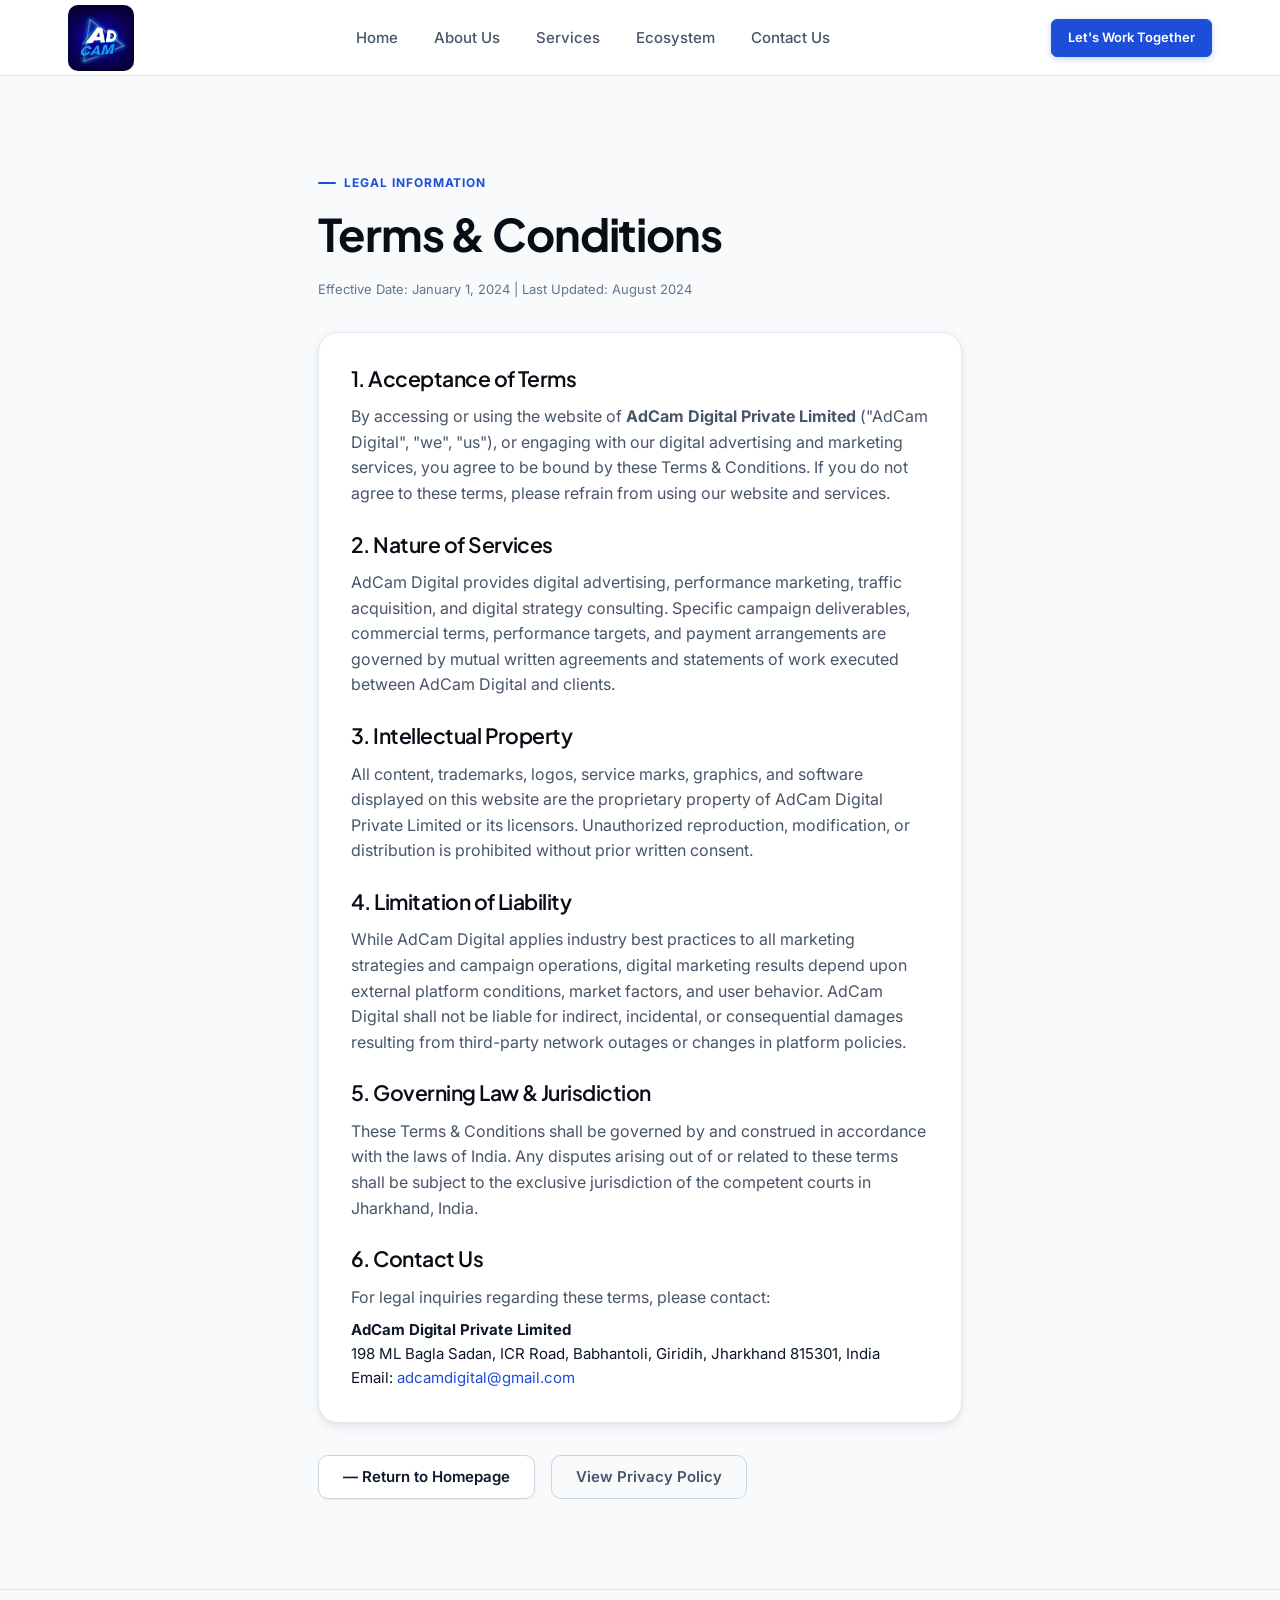
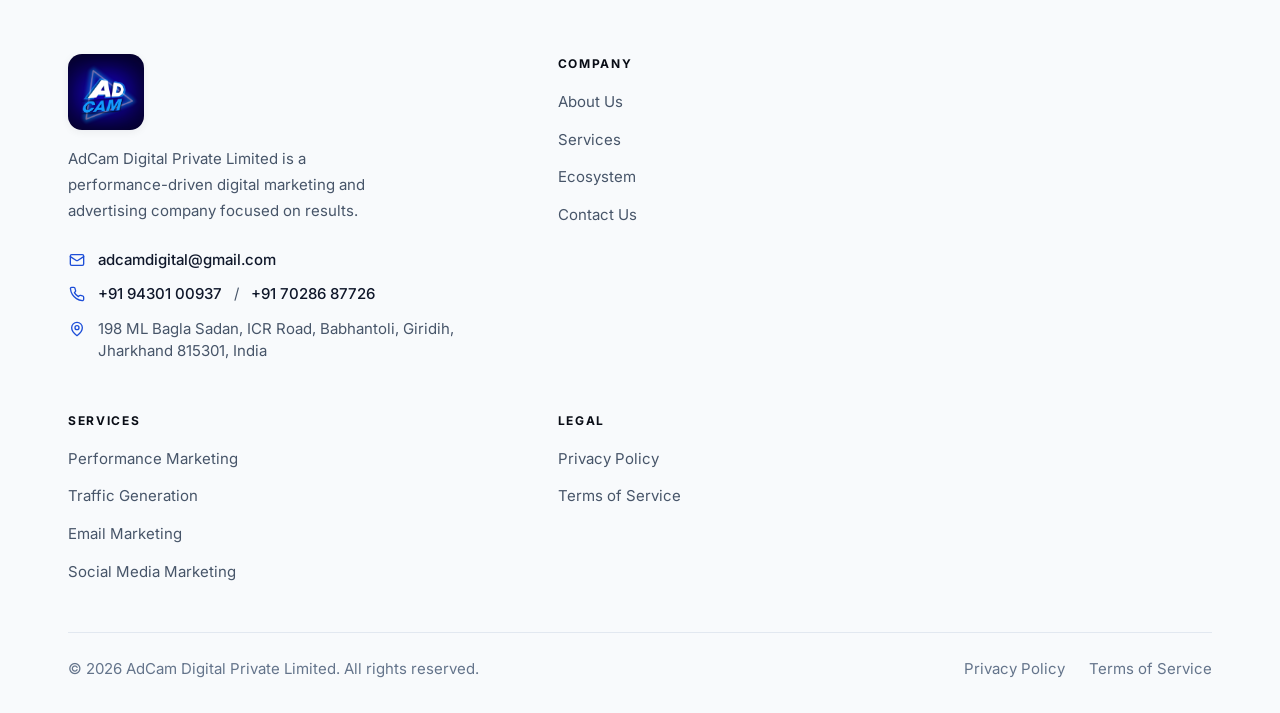
<file: pages/terms.html>
<!DOCTYPE html>
<html lang="en" class="no-js">
<head>
  <meta charset="UTF-8" />
  <meta name="viewport" content="width=device-width, initial-scale=1.0" />
  <meta http-equiv="X-UA-Compatible" content="IE=edge" />

  <title>Terms &amp; Conditions &mdash; AdCam Digital</title>
  <meta name="description" content="Terms and Conditions of Service for AdCam Digital Private Limited &mdash; governing website usage and digital marketing engagements." />
  <meta name="robots" content="index, follow" />
  <link rel="canonical" href="https://adcamdigital.com/terms" />

  <!-- Favicon -->
  <link rel="icon" type="image/png" href="/assets/icons/favicon.png" />
  <link rel="apple-touch-icon" href="/assets/icons/favicon.png" />

  <!-- Fonts -->
  <link rel="preconnect" href="https://fonts.googleapis.com" />
  <link rel="preconnect" href="https://fonts.gstatic.com" crossorigin />
  <link href="https://fonts.googleapis.com/css2?family=Plus+Jakarta+Sans:wght@500;600;700;800&family=Inter:wght@400;500;600;700&display=swap" rel="stylesheet" />

  <!-- CSS -->
  <link rel="stylesheet" href="/css/variables.css" />
  <link rel="stylesheet" href="/css/reset.css" />
  <link rel="stylesheet" href="/css/base.css" />
  <link rel="stylesheet" href="/css/typography.css" />
  <link rel="stylesheet" href="/css/layout.css" />
  <link rel="stylesheet" href="/css/components.css" />
  <link rel="stylesheet" href="/css/navigation.css" />
  <link rel="stylesheet" href="/css/footer.css" />
  <link rel="stylesheet" href="/css/animations.css" />
  <link rel="stylesheet" href="/css/responsive.css" />
</head>
<body>

  <a href="#main-content" class="skip-link">Skip to main content</a>

  <!-- SITE HEADER -->
  <header class="site-header" role="banner">
    <div class="nav-inner">
      <a href="/" class="nav-logo" aria-label="AdCam Digital &mdash; Home">
        <img src="/assets/images/brand/adcam-logo.jpg" alt="AdCam Digital Logo" class="nav-logo__img" width="62" height="62" />
      </a>
      <nav class="nav-desktop" aria-label="Primary navigation">
        <a href="/" class="nav-link">Home</a>
        <a href="/about" class="nav-link">About Us</a>
        <a href="/services" class="nav-link">Services</a>
        <a href="/ecosystem" class="nav-link">Ecosystem</a>
        <a href="/contact" class="nav-link">Contact Us</a>
      </nav>
      <div class="nav-actions">
        <a href="/contact" class="btn btn--primary btn--sm">Let's Work Together</a>
      </div>
      <button class="nav-toggle" type="button" aria-expanded="false" aria-controls="nav-mobile-panel" aria-label="Open navigation menu" id="nav-toggle-btn">
        <span class="nav-toggle__bars" aria-hidden="true">
          <span class="nav-toggle__bar"></span>
          <span class="nav-toggle__bar"></span>
          <span class="nav-toggle__bar"></span>
        </span>
      </button>
    </div>
  </header>

  <nav class="nav-mobile" id="nav-mobile-panel" aria-label="Mobile navigation" aria-hidden="true">
    <div class="nav-mobile__links">
      <a href="/" class="nav-mobile__link">Home</a>
      <a href="/about" class="nav-mobile__link">About Us</a>
      <a href="/services" class="nav-mobile__link">Services</a>
      <a href="/ecosystem" class="nav-mobile__link">Ecosystem</a>
      <a href="/contact" class="nav-mobile__link">Contact Us</a>
    </div>
    <div class="nav-mobile__divider" aria-hidden="true"></div>
    <div class="nav-mobile__cta">
      <a href="/contact" class="btn btn--primary btn--full">Let's Work Together</a>
    </div>
  </nav>

  <main class="page-main nav-offset" id="main-content">
    <section class="section section--secondary">
      <div class="container container--reading">

        <div class="eyebrow eyebrow--line" style="margin-bottom: var(--space-4);">Legal Information</div>
        <h1 class="text-h1" style="margin-bottom: var(--space-4);">Terms &amp; Conditions</h1>
        <p class="text-caption" style="margin-bottom: var(--space-8); color: var(--color-text-muted);">
          Effective Date: January 1, 2024 | Last Updated: August 2024
        </p>

        <div class="card card--elevated" style="padding: var(--space-8); margin-bottom: var(--space-8);">
          
          <h2 class="text-h3" style="margin-bottom: var(--space-3); color: var(--color-text-heading);">1. Acceptance of Terms</h2>
          <p class="text-body" style="margin-bottom: var(--space-6);">
            By accessing or using the website of <strong>AdCam Digital Private Limited</strong> ("AdCam Digital", "we", "us"), or engaging with our digital advertising and marketing services, you agree to be bound by these Terms &amp; Conditions. If you do not agree to these terms, please refrain from using our website and services.
          </p>

          <h2 class="text-h3" style="margin-bottom: var(--space-3); color: var(--color-text-heading);">2. Nature of Services</h2>
          <p class="text-body" style="margin-bottom: var(--space-6);">
            AdCam Digital provides digital advertising, performance marketing, traffic acquisition, and digital strategy consulting. Specific campaign deliverables, commercial terms, performance targets, and payment arrangements are governed by mutual written agreements and statements of work executed between AdCam Digital and clients.
          </p>

          <h2 class="text-h3" style="margin-bottom: var(--space-3); color: var(--color-text-heading);">3. Intellectual Property</h2>
          <p class="text-body" style="margin-bottom: var(--space-6);">
            All content, trademarks, logos, service marks, graphics, and software displayed on this website are the proprietary property of AdCam Digital Private Limited or its licensors. Unauthorized reproduction, modification, or distribution is prohibited without prior written consent.
          </p>

          <h2 class="text-h3" style="margin-bottom: var(--space-3); color: var(--color-text-heading);">4. Limitation of Liability</h2>
          <p class="text-body" style="margin-bottom: var(--space-6);">
            While AdCam Digital applies industry best practices to all marketing strategies and campaign operations, digital marketing results depend upon external platform conditions, market factors, and user behavior. AdCam Digital shall not be liable for indirect, incidental, or consequential damages resulting from third-party network outages or changes in platform policies.
          </p>

          <h2 class="text-h3" style="margin-bottom: var(--space-3); color: var(--color-text-heading);">5. Governing Law &amp; Jurisdiction</h2>
          <p class="text-body" style="margin-bottom: var(--space-6);">
            These Terms &amp; Conditions shall be governed by and construed in accordance with the laws of India. Any disputes arising out of or related to these terms shall be subject to the exclusive jurisdiction of the competent courts in Jharkhand, India.
          </p>

          <h2 class="text-h3" style="margin-bottom: var(--space-3); color: var(--color-text-heading);">6. Contact Us</h2>
          <p class="text-body" style="margin-bottom: var(--space-2);">
            For legal inquiries regarding these terms, please contact:
          </p>
          <p class="text-body-sm" style="color: var(--color-text-primary);">
            <strong>AdCam Digital Private Limited</strong><br />
            198 ML Bagla Sadan, ICR Road, Babhantoli, Giridih, Jharkhand 815301, India<br />
            Email: <a href="mailto:adcamdigital@gmail.com" style="color: var(--color-accent-primary);">adcamdigital@gmail.com</a>
          </p>

        </div>

        <div class="cluster">
          <a href="/" class="btn btn--secondary">&mdash; Return to Homepage</a>
          <a href="/privacy-policy" class="btn btn--ghost">View Privacy Policy</a>
        </div>

      </div>
    </section>
  </main>

  <!-- SITE FOOTER -->
  <footer class="site-footer" role="contentinfo">
    <div class="container">
      <div class="footer-top">
        <div class="footer-brand">
          <a href="/" class="footer-brand__logo" aria-label="AdCam Digital &mdash; Home">
            <img src="/assets/images/brand/adcam-logo.jpg" alt="AdCam Digital" class="footer-brand__img" width="68" height="68" />
          </a>
          <p class="footer-brand__desc">
            AdCam Digital Private Limited is a performance-driven digital marketing and advertising company focused on results.
          </p>
                    <div class="footer-contact-list">
            <div class="footer-contact-item">
              <span class="footer-contact-icon" aria-hidden="true">
                <svg viewBox="0 0 24 24">
                  <rect x="2" y="4" width="20" height="16" rx="2"></rect>
                  <path d="m22 7-8.97 5.7a1.94 1.94 0 0 1-2.06 0L2 7"></path>
                </svg>
              </span>
              <a href="mailto:adcamdigital@gmail.com">adcamdigital@gmail.com</a>
            </div>
            <div class="footer-contact-item">
              <span class="footer-contact-icon" aria-hidden="true">
                <svg viewBox="0 0 24 24">
                  <path d="M22 16.92v3a2 2 0 0 1-2.18 2 19.79 19.79 0 0 1-8.63-3.07 19.5 19.5 0 0 1-6-6 19.79 19.79 0 0 1-3.07-8.67A2 2 0 0 1 4.11 2h3a2 2 0 0 1 2 1.72 12.84 12.84 0 0 0 .7 2.81 2 2 0 0 1-.45 2.11L8.09 9.91a16 16 0 0 0 6 6l1.27-1.27a2 2 0 0 1 2.11-.45 12.84 12.84 0 0 0 2.81.7A2 2 0 0 1 22 16.92z"></path>
                </svg>
              </span>
              <a href="tel:+919430100937">+91 94301 00937</a> / <a href="tel:+917028687726">+91 70286 87726</a>
            </div>
            <div class="footer-contact-item">
              <span class="footer-contact-icon" aria-hidden="true">
                <svg viewBox="0 0 24 24">
                  <path d="M20 10c0 6-8 12-8 12s-8-6-8-12a8 8 0 0 1 16 0Z"></path>
                  <circle cx="12" cy="10" r="3"></circle>
                </svg>
              </span>
              <span>198 ML Bagla Sadan, ICR Road, Babhantoli, Giridih, Jharkhand 815301, India</span>
            </div>
          </div>
        </div>

        <nav aria-label="Footer Navigation &mdash; Company">
          <p class="footer-col__heading">Company</p>
          <ul class="footer-col__list">
            <li><a href="/about" class="footer-col__link">About Us</a></li>
            <li><a href="/services" class="footer-col__link">Services</a></li>
            <li><a href="/ecosystem" class="footer-col__link">Ecosystem</a></li>
            <li><a href="/contact" class="footer-col__link">Contact Us</a></li>
          </ul>
        </nav>
        <nav aria-label="Footer Navigation &mdash; Solutions">
          <p class="footer-col__heading">Services</p>
          <ul class="footer-col__list">
            <li><a href="/services#performance-marketing" class="footer-col__link">Performance Marketing</a></li>
            <li><a href="/services#traffic-generation" class="footer-col__link">Traffic Generation</a></li>
            <li><a href="/services#email-marketing" class="footer-col__link">Email Marketing</a></li>
            <li><a href="/services#social-media-marketing" class="footer-col__link">Social Media Marketing</a></li>
          </ul>
        </nav>
        <nav aria-label="Footer Navigation &mdash; Legal">
          <p class="footer-col__heading">Legal</p>
          <ul class="footer-col__list">
            <li><a href="/privacy-policy" class="footer-col__link">Privacy Policy</a></li>
            <li><a href="/terms" class="footer-col__link">Terms of Service</a></li>
          </ul>
        </nav>
      </div>
      <div class="footer-bottom">
        <p class="footer-bottom__copy">&copy; <span data-year>2024</span> AdCam Digital Private Limited. All rights reserved.</p>
        <div class="footer-bottom__links">
          <a href="/privacy-policy" class="footer-bottom__link">Privacy Policy</a>
          <a href="/terms" class="footer-bottom__link">Terms of Service</a>
        </div>
      </div>
    </div>
  </footer>

  <script src="/data/site-config.js"></script>
  <script src="/js/config.js"></script>
  <script src="/js/navigation.js"></script>
  <script src="/js/animations.js"></script>
  <script src="/js/interactions.js"></script>
  <script src="/js/main.js"></script>

</body>
</html>
</file>
<file: css/variables.css>
/**
 * ADCAM DIGITAL — DESIGN TOKEN SYSTEM
 * css/variables.css
 *
 * Single source of truth for the Premium Light Corporate Design System.
 */

:root {

  /* ============================================================
   * COLOR SYSTEM — PREMIUM LIGHT CORPORATE
   *
   * Clean, high-contrast, editorial enterprise palette:
   *   Backgrounds → Crisp white, soft cool slate, light pearl
   *   Text        → Deep slate, navy-charcoal (high readability)
   *   Accents     → Royal electric blue (trust & technology)
   *                 Refined amber/coral (growth & results)
   *   Borders     → Crisp subtle borders (#E2E8F0)
   *   Surfaces    → White with layered shadows
   * ============================================================ */

  /* --- Backgrounds --- */
  --color-bg-primary:       #ffffff;   /* Pure white primary canvas */
  --color-bg-secondary:     #f8fafc;   /* Soft slate-gray for alternating sections */
  --color-bg-tertiary:      #f1f5f9;   /* Subtle container fills */
  --color-bg-elevated:      #ffffff;   /* Cards and modal surfaces */
  --color-bg-card:          #ffffff;   /* Card surface */
  --color-bg-card-hover:    #ffffff;   /* Card surface hover */
  --color-bg-overlay:       rgba(15, 23, 42, 0.65); /* Modal overlay */
  --color-bg-dark-section:  #0a0f1d;   /* Selective dark section (NextLab / CTA / Footer) */
  --color-bg-dark-card:     #111827;   /* Card inside dark section */

  /* --- Text Hierarchy --- */
  --color-text-primary:     #0f172a;   /* Deepest slate — body text */
  --color-text-heading:     #090d16;   /* Rich near-black for headings */
  --color-text-secondary:   #475569;   /* Muted supporting copy */
  --color-text-muted:       #64748b;   /* Captions, labels, timestamps */
  --color-text-inverse:     #ffffff;   /* Text on dark surfaces or primary buttons */
  --color-text-inverse-muted: #94a3b8; /* Muted text inside dark sections */

  /* --- Accent — Primary: Royal Electric Blue --- */
  --color-accent-primary:        #1d4ed8;  /* Primary brand blue */
  --color-accent-primary-light:  #3b82f6;  /* Lighter blue for hover/highlights */
  --color-accent-primary-dark:   #1e40af;  /* Darker blue for active states */
  --color-accent-primary-muted:  #eff6ff;  /* 5% tint for pill tags & backgrounds */
  --color-accent-primary-border: #bfdbfe;  /* Blue border tint */

  /* --- Accent — Secondary: Warm Amber / Growth --- */
  --color-accent-secondary:       #d97706;  /* Performance amber */
  --color-accent-secondary-light: #f59e0b;  /* Lighter amber for badges */
  --color-accent-secondary-dark:  #b45309;  /* Darker amber */
  --color-accent-secondary-muted: #fffbeb;  /* Amber soft tint */
  --color-accent-secondary-border: #fde68a; /* Amber border tint */

  /* --- Accent — Teal / Cyan (Distribution) --- */
  --color-accent-teal:           #0d9488;
  --color-accent-teal-muted:     #f0fdfa;
  --color-accent-teal-border:    #99f6e4;

  /* --- Borders --- */
  --color-border:           #e2e8f0;   /* Slate 200 — standard clean border */
  --color-border-subtle:    #f1f5f9;   /* Slate 100 — very light border */
  --color-border-strong:    #cbd5e1;   /* Slate 300 — inputs and prominent borders */
  --color-border-hover:     #94a3b8;   /* Slate 400 — hover state */
  --color-border-dark:      rgba(255, 255, 255, 0.12); /* Inside dark sections */

  /* --- Semantic --- */
  --color-success:          #059669;
  --color-success-muted:    #ecfdf5;
  --color-warning:          #d97706;
  --color-warning-muted:    #fffbeb;
  --color-error:            #dc2626;
  --color-error-muted:      #fef2f2;

  /* --- Gradients --- */
  --gradient-hero: linear-gradient(
    180deg,
    #ffffff 0%,
    #f8fafc 100%
  );

  --gradient-blue: linear-gradient(
    135deg,
    #1d4ed8 0%,
    #2563eb 50%,
    #0284c7 100%
  );

  --gradient-card: linear-gradient(
    180deg,
    #ffffff 0%,
    #f8fafc 100%
  );

  --gradient-subtle-glow: radial-gradient(
    ellipse at top,
    rgba(37, 99, 235, 0.08) 0%,
    transparent 70%
  );

  --gradient-grid-light: repeating-linear-gradient(
    0deg,
    transparent,
    transparent 39px,
    rgba(226, 232, 240, 0.6) 39px,
    rgba(226, 232, 240, 0.6) 40px
  ),
  repeating-linear-gradient(
    90deg,
    transparent,
    transparent 39px,
    rgba(226, 232, 240, 0.6) 39px,
    rgba(226, 232, 240, 0.6) 40px
  );

  /* ============================================================
   * SPACING SCALE — Base-4 system
   * ============================================================ */

  --space-1:    0.25rem;   /*  4px */
  --space-2:    0.5rem;    /*  8px */
  --space-3:    0.75rem;   /* 12px */
  --space-4:    1rem;      /* 16px */
  --space-5:    1.25rem;   /* 20px */
  --space-6:    1.5rem;    /* 24px */
  --space-8:    2rem;      /* 32px */
  --space-10:   2.5rem;    /* 40px */
  --space-12:   3rem;      /* 48px */
  --space-16:   4rem;      /* 64px */
  --space-20:   5rem;      /* 80px */
  --space-24:   6rem;      /* 96px */
  --space-28:   7rem;      /* 112px */
  --space-32:   8rem;      /* 128px */

  --section-padding-y:    clamp(var(--space-16), 7vw, var(--space-28));
  --section-padding-y-sm: clamp(var(--space-10), 4vw, var(--space-16));
  --section-gap:          var(--space-12);

  /* ============================================================
   * BORDER RADIUS
   * ============================================================ */

  --radius-xs:   4px;
  --radius-sm:   6px;
  --radius-md:   10px;
  --radius-lg:   14px;
  --radius-xl:   20px;
  --radius-2xl:  28px;
  --radius-pill: 9999px;

  /* ============================================================
   * SHADOWS — Refined light shadows
   * ============================================================ */

  --shadow-xs:       0 1px 2px rgba(15, 23, 42, 0.05);

  --shadow-sm:       0 1px 3px rgba(15, 23, 42, 0.08),
                     0 1px 2px rgba(15, 23, 42, 0.04);

  --shadow-md:       0 4px 12px rgba(15, 23, 42, 0.07),
                     0 2px 4px rgba(15, 23, 42, 0.04);

  --shadow-lg:       0 12px 30px rgba(15, 23, 42, 0.09),
                     0 4px 10px rgba(15, 23, 42, 0.04);

  --shadow-xl:       0 20px 48px rgba(15, 23, 42, 0.12),
                     0 8px 16px rgba(15, 23, 42, 0.05);

  --shadow-card:     var(--shadow-sm);
  --shadow-elevated: var(--shadow-md);
  --shadow-hover:    var(--shadow-lg);

  --shadow-focus:    0 0 0 3px rgba(37, 99, 235, 0.25);

  /* ============================================================
   * CONTAINERS
   * ============================================================ */

  --container-max:     1240px;
  --container-wide:    1400px;
  --container-narrow:   680px;
  --container-reading:  740px;
  --container-padding-x: clamp(var(--space-5), 4vw, var(--space-12));

  /* ============================================================
   * TRANSITIONS
   * ============================================================ */

  --duration-fast:    180ms;
  --duration-normal:  260ms;
  --duration-slow:    400ms;

  --ease-standard:   cubic-bezier(0.4, 0, 0.2, 1);
  --ease-decelerate: cubic-bezier(0, 0, 0.2, 1);
  --ease-spring:     cubic-bezier(0.34, 1.4, 0.64, 1);

  --transition-fast:   var(--duration-fast)   var(--ease-standard);
  --transition-normal: var(--duration-normal) var(--ease-standard);
  --transition-slow:   var(--duration-slow)   var(--ease-decelerate);

  /* ============================================================
   * TYPOGRAPHY SYSTEM
   * ============================================================ */

  --font-display: 'Plus Jakarta Sans', 'Inter', -apple-system, BlinkMacSystemFont, 'Segoe UI', sans-serif;
  --font-body:    'Inter', -apple-system, BlinkMacSystemFont, 'Segoe UI', Roboto, sans-serif;
  --font-mono:    'JetBrains Mono', monospace;

  /* Type scale */
  --text-display:    clamp(2.5rem, 4.5vw + 0.5rem, 4.25rem);
  --text-h1:         clamp(2rem, 3.2vw + 0.25rem, 3.25rem);
  --text-h2:         clamp(1.625rem, 2.2vw + 0.25rem, 2.375rem);
  --text-h3:         clamp(1.25rem, 1.4vw + 0.2rem, 1.75rem);
  --text-h4:         clamp(1.0625rem, 0.8vw + 0.2rem, 1.25rem);
  --text-body-lg:    1.125rem;  /* 18px */
  --text-body:       1rem;      /* 16px */
  --text-body-sm:    0.9375rem; /* 15px */
  --text-caption:    0.8125rem; /* 13px */
  --text-label:      0.75rem;   /* 12px */
  --text-nav:        0.9375rem; /* 15px */
  --text-button:     0.9375rem; /* 15px */

  --weight-regular:   400;
  --weight-medium:    500;
  --weight-semibold:  600;
  --weight-bold:      700;
  --weight-extrabold: 800;

  --leading-none:     1;
  --leading-tight:    1.15;
  --leading-snug:     1.30;
  --leading-normal:   1.60;
  --leading-relaxed:  1.75;

  --tracking-tight:   -0.025em;
  --tracking-normal:   0em;
  --tracking-wide:     0.04em;
  --tracking-wider:    0.08em;
  --tracking-widest:   0.14em;

  /* ============================================================
   * NAVIGATION
   * ============================================================ */

  --nav-height:        76px;
  --nav-height-mobile: 68px;
  --nav-bg:            rgba(255, 255, 255, 0.92);
  --nav-border:        #e2e8f0;
  --nav-blur:          blur(16px);

  --z-nav:             300;
  --z-dropdown:        100;
  --z-modal:           500;

}

@media (prefers-reduced-motion: reduce) {
  :root {
    --duration-fast:   0ms;
    --duration-normal: 0ms;
    --duration-slow:   0ms;
  }
}
</file>
<file: css/base.css>
/**
 * ADCAM DIGITAL — BASE STYLES
 * css/base.css
 */

html {
  font-size: 16px;
  scroll-behavior: smooth;
  color-scheme: light;
}

@media (prefers-reduced-motion: reduce) {
  html { scroll-behavior: auto; }
}

body {
  font-family: var(--font-body);
  font-size: var(--text-body);
  font-weight: var(--weight-regular);
  line-height: var(--leading-normal);
  color: var(--color-text-primary);
  background-color: var(--color-bg-primary);
  -webkit-font-smoothing: antialiased;
  -moz-osx-font-smoothing: grayscale;
  text-rendering: optimizeLegibility;
  overflow-x: hidden;
}

::selection {
  background-color: rgba(37, 99, 235, 0.15);
  color: var(--color-accent-primary);
}

:focus-visible {
  outline: 2px solid var(--color-accent-primary);
  outline-offset: 2px;
  border-radius: var(--radius-sm);
}

a {
  color: inherit;
  text-decoration: none;
  transition: color var(--transition-fast);
}

a:hover {
  color: var(--color-accent-primary);
}

img {
  display: block;
  max-width: 100%;
  height: auto;
}

.skip-link {
  position: absolute;
  top: -100%;
  left: var(--space-4);
  z-index: calc(var(--z-nav) + 20);
  background: var(--color-accent-primary);
  color: #ffffff;
  padding: var(--space-3) var(--space-5);
  border-radius: var(--radius-md);
  font-weight: var(--weight-semibold);
  font-size: var(--text-body-sm);
  text-decoration: none;
  transition: top var(--transition-fast);
}

.skip-link:focus {
  top: var(--space-4);
}
</file>
<file: css/typography.css>
/**
 * ADCAM DIGITAL — TYPOGRAPHY SYSTEM
 * css/typography.css
 */

.text-display {
  font-family: var(--font-display);
  font-size: var(--text-display);
  font-weight: var(--weight-extrabold);
  line-height: var(--leading-tight);
  letter-spacing: var(--tracking-tight);
  color: var(--color-text-heading);
}

h1, .text-h1 {
  font-family: var(--font-display);
  font-size: var(--text-h1);
  font-weight: var(--weight-bold);
  line-height: var(--leading-snug);
  letter-spacing: var(--tracking-tight);
  color: var(--color-text-heading);
}

h2, .text-h2 {
  font-family: var(--font-display);
  font-size: var(--text-h2);
  font-weight: var(--weight-bold);
  line-height: var(--leading-snug);
  letter-spacing: var(--tracking-tight);
  color: var(--color-text-heading);
}

h3, .text-h3 {
  font-family: var(--font-display);
  font-size: var(--text-h3);
  font-weight: var(--weight-semibold);
  line-height: var(--leading-snug);
  letter-spacing: var(--tracking-tight);
  color: var(--color-text-heading);
}

h4, .text-h4 {
  font-family: var(--font-display);
  font-size: var(--text-h4);
  font-weight: var(--weight-semibold);
  line-height: var(--leading-normal);
  color: var(--color-text-heading);
}

p {
  font-size: var(--text-body);
  line-height: var(--leading-normal);
  color: var(--color-text-secondary);
}

.lead {
  font-size: var(--text-body-lg);
  line-height: var(--leading-relaxed);
  color: var(--color-text-secondary);
  font-weight: var(--weight-regular);
}

.text-body-lg {
  font-size: var(--text-body-lg);
  line-height: var(--leading-relaxed);
  color: var(--color-text-secondary);
}

.text-body-sm {
  font-size: var(--text-body-sm);
  line-height: var(--leading-normal);
  color: var(--color-text-secondary);
}

.text-caption {
  font-size: var(--text-caption);
  line-height: var(--leading-normal);
  color: var(--color-text-muted);
}

/* Eyebrow badge overlines */
.eyebrow {
  display: inline-flex;
  align-items: center;
  gap: var(--space-2);
  font-size: var(--text-label);
  font-weight: var(--weight-bold);
  letter-spacing: var(--tracking-wider);
  text-transform: uppercase;
  color: var(--color-accent-primary);
  line-height: 1;
  margin-bottom: var(--space-3);
}

.eyebrow--line::before {
  content: '';
  display: inline-block;
  width: 18px;
  height: 2px;
  background: var(--color-accent-primary);
  border-radius: var(--radius-pill);
}

.eyebrow--dot::before {
  content: '';
  display: inline-block;
  width: 6px;
  height: 6px;
  border-radius: 50%;
  background: var(--color-accent-primary);
}

.eyebrow--amber {
  color: var(--color-accent-secondary);
}
.eyebrow--amber.eyebrow--line::before,
.eyebrow--amber.eyebrow--dot::before {
  background: var(--color-accent-secondary);
}

/* Gradient highlight text */
.text-gradient-blue {
  background: var(--gradient-blue);
  -webkit-background-clip: text;
  -webkit-text-fill-color: transparent;
  background-clip: text;
}

.text-number {
  font-family: var(--font-display);
  font-size: var(--text-h3);
  font-weight: var(--weight-extrabold);
  color: var(--color-accent-primary);
  opacity: 0.35;
  line-height: 1;
}

/* Utilities */
.text-blue      { color: var(--color-accent-primary); }
.text-amber     { color: var(--color-accent-secondary); }
.text-success   { color: var(--color-success); }
.text-heading   { color: var(--color-text-heading); }
.text-secondary { color: var(--color-text-secondary); }
.text-muted     { color: var(--color-text-muted); }
.text-center    { text-align: center; }
.text-left      { text-align: left; }
</file>
<file: css/layout.css>
/**
 * ADCAM DIGITAL — LAYOUT SYSTEM
 * css/layout.css
 */

.container {
  width: 100%;
  max-width: var(--container-max);
  margin-left: auto;
  margin-right: auto;
  padding-left: var(--container-padding-x);
  padding-right: var(--container-padding-x);
}

.container--wide    { max-width: var(--container-wide); }
.container--reading { max-width: var(--container-reading); }
.container--narrow  { max-width: var(--container-narrow); }

.section {
  position: relative;
  padding-top: var(--section-padding-y);
  padding-bottom: var(--section-padding-y);
  overflow-x: clip;
}

.section--sm {
  padding-top:    var(--section-padding-y-sm);
  padding-bottom: var(--section-padding-y-sm);
}

.section--primary   { background-color: var(--color-bg-primary); }
.section--secondary { background-color: var(--color-bg-secondary); }
.section--tertiary  { background-color: var(--color-bg-tertiary); }
.section--dark      { background-color: var(--color-bg-dark-section); color: var(--color-text-inverse); }

.section--grid-light {
  background-color: var(--color-bg-primary);
  background-image: var(--gradient-grid-light);
}

.section-header {
  margin-bottom: var(--section-gap);
}

.section-header--center {
  text-align: center;
  display: flex;
  flex-direction: column;
  align-items: center;
}

.section-header--center .lead,
.section-header--center .section-heading__subtitle {
  margin-left: auto;
  margin-right: auto;
}

.section-heading__title {
  font-family: var(--font-display);
  font-size: var(--text-h2);
  font-weight: var(--weight-bold);
  color: var(--color-text-heading);
  letter-spacing: var(--tracking-tight);
}

.section-heading__subtitle {
  font-size: var(--text-body-lg);
  line-height: var(--leading-relaxed);
  color: var(--color-text-secondary);
  max-width: 620px;
  margin-top: var(--space-3);
}

/* Grids */
.grid {
  display: grid;
  gap: var(--space-6);
}

.grid--2 { grid-template-columns: repeat(2, 1fr); }
.grid--3 { grid-template-columns: repeat(3, 1fr); }
.grid--4 { grid-template-columns: repeat(4, 1fr); }

.layout-split {
  display: grid;
  grid-template-columns: 1fr 1fr;
  gap: var(--space-12);
  align-items: start;
}

.layout-split--55-45 { grid-template-columns: 11fr 9fr; }
.layout-split--45-55 { grid-template-columns: 9fr 11fr; }
.layout-split--60-40 { grid-template-columns: 3fr 2fr; }
.layout-split--center { align-items: center; }

/* Utilities */
.stack {
  display: flex;
  flex-direction: column;
}
.stack--xs > * + * { margin-top: var(--space-2); }
.stack--sm > * + * { margin-top: var(--space-3); }
.stack--md > * + * { margin-top: var(--space-5); }
.stack--lg > * + * { margin-top: var(--space-8); }
.stack--xl > * + * { margin-top: var(--space-12); }

.cluster {
  display: flex;
  flex-wrap: wrap;
  align-items: center;
  gap: var(--space-4);
}

.divider {
  height: 1px;
  background: var(--color-border);
  border: none;
  margin: var(--space-6) 0;
}


@media (max-width: 1024px) {
  .grid--4 { grid-template-columns: repeat(2, 1fr); }
}

@media (max-width: 860px) {
  .layout-split,
  .layout-split--55-45,
  .layout-split--45-55,
  .layout-split--60-40 {
    grid-template-columns: 1fr;
    gap: var(--space-8);
  }
}

@media (max-width: 768px) {
  .grid--3,
  .grid--4 { grid-template-columns: repeat(2, 1fr); }
}

@media (max-width: 540px) {
  .grid--2,
  .grid--3,
  .grid--4 { grid-template-columns: 1fr; }
}
</file>
<file: css/components.css>
/**
 * ADCAM DIGITAL — COMPONENT LIBRARY
 * css/components.css
 *
 * Light Corporate Components: Buttons, Cards, Badges, Stat blocks, CTAs
 */

/* ============================================================
 * BUTTON SYSTEM
 * ============================================================ */

.btn {
  display: inline-flex;
  align-items: center;
  justify-content: center;
  gap: var(--space-2);
  padding: 0.625rem var(--space-6);
  min-height: 44px;
  font-family: var(--font-body);
  font-size: var(--text-button);
  font-weight: var(--weight-semibold);
  line-height: 1.2;
  border-radius: var(--radius-md);
  border: 1.5px solid transparent;
  cursor: pointer;
  text-decoration: none;
  white-space: nowrap;
  user-select: none;
  transition:
    background-color  var(--transition-normal),
    border-color      var(--transition-normal),
    color             var(--transition-normal),
    box-shadow        var(--transition-normal),
    transform         var(--transition-fast);
}

.btn:active { transform: translateY(1px); }

/* Primary Blue Button */
.btn--primary {
  background: var(--color-accent-primary);
  border-color: var(--color-accent-primary);
  color: #ffffff;
  box-shadow: 0 2px 6px rgba(29, 78, 216, 0.25);
}

.btn--primary:hover {
  background: var(--color-accent-primary-light);
  border-color: var(--color-accent-primary-light);
  box-shadow: 0 6px 16px rgba(29, 78, 216, 0.35);
  color: #ffffff;
}

/* Secondary Outlined Button */
.btn--secondary {
  background: #ffffff;
  border-color: var(--color-border-strong);
  color: var(--color-text-primary);
  box-shadow: var(--shadow-xs);
}

.btn--secondary:hover {
  border-color: var(--color-accent-primary);
  color: var(--color-accent-primary);
  background: var(--color-accent-primary-muted);
}

/* Amber CTA */
.btn--amber {
  background: var(--color-accent-secondary);
  border-color: var(--color-accent-secondary);
  color: #ffffff;
  box-shadow: 0 2px 6px rgba(217, 119, 6, 0.25);
}

.btn--amber:hover {
  background: var(--color-accent-secondary-light);
  border-color: var(--color-accent-secondary-light);
  color: #ffffff;
  box-shadow: 0 6px 16px rgba(217, 119, 6, 0.35);
}

/* Ghost Button */
.btn--ghost {
  background: transparent;
  border-color: var(--color-border-strong);
  color: var(--color-text-secondary);
}

.btn--ghost:hover {
  background: var(--color-bg-secondary);
  color: var(--color-text-heading);
  border-color: var(--color-border-hover);
}

/* Text Button */
.btn--text {
  background: transparent;
  border-color: transparent;
  color: var(--color-accent-primary);
  padding-left: 0;
  padding-right: 0;
  font-weight: var(--weight-semibold);
}

.btn--text:hover {
  color: var(--color-accent-primary-light);
}

.btn--sm {
  padding: 0.375rem var(--space-4);
  font-size: var(--text-caption);
  min-height: 38px;
  border-radius: var(--radius-sm);
}

.btn--lg {
  padding: 0.8125rem var(--space-8);
  font-size: var(--text-body);
  min-height: 50px;
  border-radius: var(--radius-md);
}

.btn--full { width: 100%; }

/* ============================================================
 * CARD SYSTEM
 * ============================================================ */

.card {
  background: var(--color-bg-card);
  border: 1px solid var(--color-border);
  border-radius: var(--radius-xl);
  padding: var(--space-8);
  box-shadow: var(--shadow-card);
  transition:
    transform    var(--transition-normal),
    box-shadow   var(--transition-normal),
    border-color var(--transition-normal);
}

.card:hover {
  border-color: var(--color-border-hover);
  box-shadow: var(--shadow-hover);
}

.card--elevated {
  box-shadow: var(--shadow-md);
}

.card--accent {
  border-left: 3px solid var(--color-accent-primary);
}

/* Service Card — Light Corporate */
.service-card {
  background: var(--color-bg-card);
  border: 1px solid var(--color-border);
  border-radius: var(--radius-xl);
  padding: var(--space-8);
  display: flex;
  flex-direction: column;
  gap: var(--space-4);
  position: relative;
  overflow: hidden;
  box-shadow: var(--shadow-xs);
  transition:
    transform    var(--transition-normal),
    box-shadow   var(--transition-normal),
    border-color var(--transition-normal);
}

.service-card::before {
  content: '';
  position: absolute;
  top: 0;
  left: 0;
  right: 0;
  height: 3px;
  background: var(--color-accent-primary);
  transform: scaleX(0);
  transform-origin: left;
  transition: transform var(--transition-normal);
}

.service-card:hover {
  transform: translateY(-4px);
  border-color: var(--color-accent-primary-border);
  box-shadow: var(--shadow-lg);
}

.service-card:hover::before {
  transform: scaleX(1);
}

.service-card__category {
  font-size: var(--text-label);
  font-weight: var(--weight-bold);
  letter-spacing: var(--tracking-wider);
  text-transform: uppercase;
  color: var(--color-accent-primary);
}

.service-card__title {
  font-family: var(--font-display);
  font-size: var(--text-h4);
  font-weight: var(--weight-bold);
  color: var(--color-text-heading);
}

.service-card__body {
  font-size: var(--text-body-sm);
  color: var(--color-text-secondary);
  line-height: var(--leading-relaxed);
  flex: 1;
}

.service-card__footer {
  display: flex;
  align-items: center;
  justify-content: space-between;
  padding-top: var(--space-4);
  border-top: 1px solid var(--color-border-subtle);
  margin-top: auto;
}

.service-card__arrow {
  width: 32px;
  height: 32px;
  display: flex;
  align-items: center;
  justify-content: center;
  border-radius: 50%;
  background: var(--color-bg-secondary);
  border: 1px solid var(--color-border);
  color: var(--color-text-muted);
  font-size: 14px;
  transition:
    background   var(--transition-fast),
    color        var(--transition-fast),
    transform    var(--transition-fast);
}

.service-card:hover .service-card__arrow {
  background: var(--color-accent-primary);
  border-color: var(--color-accent-primary);
  color: #ffffff;
  transform: translateX(2px);
}

/* ============================================================
 * BADGES & PILL LABELS
 * ============================================================ */

.badge {
  display: inline-flex;
  align-items: center;
  gap: var(--space-1);
  padding: 3px var(--space-3);
  font-size: var(--text-label);
  font-weight: var(--weight-bold);
  letter-spacing: var(--tracking-wide);
  text-transform: uppercase;
  border-radius: var(--radius-pill);
  line-height: 1.4;
  white-space: nowrap;
}

.badge--blue {
  background: var(--color-accent-primary-muted);
  color: var(--color-accent-primary);
  border: 1px solid var(--color-accent-primary-border);
}

.badge--amber {
  background: var(--color-accent-secondary-muted);
  color: var(--color-accent-secondary);
  border: 1px solid var(--color-accent-secondary-border);
}

.badge--neutral {
  background: var(--color-bg-tertiary);
  color: var(--color-text-secondary);
  border: 1px solid var(--color-border);
}

.badge--teal {
  background: var(--color-accent-teal-muted);
  color: var(--color-accent-teal);
  border: 1px solid var(--color-accent-teal-border);
}

.pill-label {
  display: inline-flex;
  align-items: center;
  gap: var(--space-2);
  padding: var(--space-2) var(--space-4);
  background: var(--color-accent-primary-muted);
  border: 1px solid var(--color-accent-primary-border);
  border-radius: var(--radius-pill);
  font-size: var(--text-label);
  font-weight: var(--weight-bold);
  letter-spacing: var(--tracking-wider);
  text-transform: uppercase;
  color: var(--color-accent-primary);
}

.pill-label__dot {
  width: 6px;
  height: 6px;
  border-radius: 50%;
  background: var(--color-accent-primary);
}

/* ============================================================
 * CTA BLOCK — High-Impact Corporate Closing Block
 * ============================================================ */

.cta-block {
  position: relative;
  overflow: hidden;
  background: linear-gradient(135deg, #0a0f1d 0%, #172554 100%);
  border-radius: var(--radius-2xl);
  padding: clamp(var(--space-10), 6vw, var(--space-20)) clamp(var(--space-6), 5vw, var(--space-16));
  text-align: center;
  color: #ffffff;
  box-shadow: var(--shadow-xl);
}

.cta-block::before {
  content: '';
  position: absolute;
  top: -50%;
  left: 50%;
  transform: translateX(-50%);
  width: 80%;
  height: 250px;
  background: radial-gradient(circle, rgba(59, 130, 246, 0.25) 0%, transparent 70%);
  pointer-events: none;
}

.cta-block .eyebrow {
  color: #93c5fd;
}
.cta-block .eyebrow--dot::before {
  background: #60a5fa;
}

.cta-block__title {
  font-family: var(--font-display);
  font-size: var(--text-h2);
  font-weight: var(--weight-extrabold);
  color: #ffffff;
  margin-bottom: var(--space-4);
  letter-spacing: var(--tracking-tight);
}

.cta-block__subtitle {
  font-size: var(--text-body-lg);
  color: #cbd5e1;
  line-height: var(--leading-relaxed);
  max-width: 580px;
  margin: 0 auto var(--space-8);
}

.cta-block__actions {
  display: flex;
  align-items: center;
  justify-content: center;
  gap: var(--space-4);
  flex-wrap: wrap;
}

.cta-block .btn--ghost:hover {
  background: rgba(255, 255, 255, 0.10);
  border-color: #ffffff;
}

/* ============================================================
/* ============================================================
 * BRAND IDENTITY BADGE / CARD & BALANCED ABOUT SECTION
 * ============================================================ */

.about-split {
  display: grid;
  grid-template-columns: minmax(0, 1.15fr) minmax(320px, 0.85fr);
  gap: clamp(var(--space-8), 4vw, var(--space-12));
  align-items: start;
}

.about-brand-card {
  display: flex;
  align-items: center;
  gap: var(--space-4);
  padding: var(--space-4) var(--space-5);
  background: #ffffff;
  border: 1px solid var(--color-border);
  border-radius: var(--radius-xl);
  box-shadow: var(--shadow-sm);
  margin-bottom: var(--space-4);
  transition: transform var(--transition-fast), box-shadow var(--transition-fast), border-color var(--transition-fast);
}

.about-brand-card:hover {
  border-color: #2563eb;
  box-shadow: var(--shadow-md);
  transform: translateY(-2px);
}

.about-brand-card__img {
  width: 64px;
  height: 64px;
  object-fit: contain;
  border-radius: var(--radius-md);
  flex-shrink: 0;
  box-shadow: 0 2px 6px rgba(11, 18, 32, 0.08);
}

.about-brand-card__content {
  display: flex;
  flex-direction: column;
  gap: 2px;
}

.about-brand-card__name {
  font-family: var(--font-display);
  font-size: 1rem;
  font-weight: var(--weight-bold);
  color: var(--color-text-heading);
  line-height: 1.25;
}

.about-brand-card__tagline {
  font-size: var(--text-caption);
  color: var(--color-text-secondary);
  line-height: 1.35;
}

/* Compact Pillars Grid: Row 1 = Col 1 | Col 2, Row 2 = Full Width */
.about-pillars-grid {
  display: grid;
  grid-template-columns: repeat(2, minmax(0, 1fr));
  gap: var(--space-4);
}

.about-pillar-card {
  background: #ffffff;
  border: 1px solid var(--color-border);
  border-radius: var(--radius-xl);
  padding: var(--space-5);
  display: flex;
  flex-direction: column;
  gap: var(--space-2);
  box-shadow: var(--shadow-xs);
  transition: transform var(--transition-fast), border-color var(--transition-fast), box-shadow var(--transition-fast);
}

.about-pillar-card:hover {
  transform: translateY(-2px);
  border-color: #2563eb;
  box-shadow: var(--shadow-sm);
}

.about-pillar-card--full {
  grid-column: 1 / -1;
}

.about-pillar-card__pill {
  width: fit-content;
}

.about-pillar-card__title {
  font-family: var(--font-display);
  font-size: var(--text-body);
  font-weight: var(--weight-bold);
  color: var(--color-text-heading);
  line-height: 1.3;
}

.about-pillar-card__text {
  font-size: var(--text-caption);
  color: var(--color-text-secondary);
  line-height: 1.5;
}

.about-actions-wrap {
  display: flex;
  align-items: center;
  gap: var(--space-5);
  margin-top: var(--space-6);
  flex-wrap: wrap;
}

.about-trust-tag {
  display: inline-flex;
  align-items: center;
  gap: var(--space-2);
  font-size: var(--text-caption);
  color: var(--color-text-muted);
  font-weight: var(--weight-medium);
}

.about-trust-tag__dot {
  width: 6px;
  height: 6px;
  border-radius: 50%;
  background: var(--color-success);
}

@media (max-width: 960px) {
  .about-split {
    grid-template-columns: 1fr;
    gap: var(--space-8);
  }
}

@media (max-width: 540px) {
  .about-pillars-grid {
    grid-template-columns: 1fr;
    gap: var(--space-3);
  }
  .about-pillar-card--full {
    grid-column: auto;
  }
  .about-brand-card {
    flex-direction: column;
    align-items: flex-start;
    padding: var(--space-4);
  }
}



/* ============================================================
 * SERVICE CARD PARTNER INDICATOR (Homepage Card 03)
 * ============================================================ */

.service-card__partner-strip {
  display: flex;
  align-items: center;
  justify-content: space-between;
  gap: var(--space-3);
  padding: var(--space-2) var(--space-3);
  background: var(--color-bg-secondary);
  border: 1px solid var(--color-border);
  border-radius: var(--radius-md);
  margin-top: auto;
  margin-bottom: var(--space-1);
}

.service-card__partner-meta {
  display: flex;
  flex-direction: column;
  gap: 1px;
}

.service-card__partner-label {
  font-size: 10px;
  font-weight: var(--weight-bold);
  color: var(--color-accent-primary);
  text-transform: uppercase;
  letter-spacing: var(--tracking-wider);
}

.service-card__partner-name {
  font-size: var(--text-label);
  font-weight: var(--weight-bold);
  color: var(--color-text-primary);
  line-height: var(--leading-tight);
}

.service-card__partner-logo {
  height: 20px;
  width: auto;
  object-fit: contain;
  border-radius: var(--radius-xs);
  display: block;
}

.pill-label--neutral {
  background: var(--color-bg-secondary);
  border-color: var(--color-border);
  color: var(--color-text-secondary);
}

.pill-label--amber {
  background: var(--color-accent-secondary-muted);
  border-color: var(--color-accent-secondary-border);
  color: var(--color-accent-secondary);
}

.pill-label--teal {
  background: var(--color-accent-teal-muted);
  border-color: var(--color-accent-teal-border);
  color: var(--color-accent-teal);
}
</file>
<file: css/navigation.css>
/**
 * ADCAM DIGITAL — NAVIGATION
 * css/navigation.css
 *
 * Clean white corporate header with authentic AdCam Digital logo.
 */

.site-header {
  position: fixed;
  top: 0;
  left: 0;
  right: 0;
  z-index: var(--z-nav);
  height: var(--nav-height);
  background: #ffffff;
  border-bottom: 1px solid rgba(220, 229, 242, 0.8);
  backdrop-filter: var(--nav-blur);
  -webkit-backdrop-filter: var(--nav-blur);
  transition: background var(--transition-normal), box-shadow var(--transition-normal), border-color var(--transition-normal);
}

.site-header.is-scrolled {
  background: rgba(255, 255, 255, 0.98);
  box-shadow: 0 4px 20px rgba(11, 18, 32, 0.06);
  border-color: #dce5f2;
}

.nav-inner {
  display: flex;
  align-items: center;
  justify-content: space-between;
  height: 100%;
  max-width: var(--container-max);
  margin: 0 auto;
  padding: 0 var(--container-padding-x);
  gap: var(--space-6);
}

/* ============================================================
 * LOGO — AUTHENTIC ADCAM DIGITAL LOGO (Clean & Transparent)
 * ============================================================ */

.nav-logo {
  display: flex;
  align-items: center;
  text-decoration: none;
  flex-shrink: 0;
  transition: opacity var(--transition-fast), transform var(--transition-fast);
}

.nav-logo:hover {
  opacity: 0.92;
  transform: translateY(-1px);
}

.nav-logo__img {
  height: 66px;
  width: auto;
  max-width: 180px;
  object-fit: contain;
  display: block;
  border-radius: var(--radius-md);
  transition: transform var(--transition-fast);
}

/* Desktop Navigation */
.nav-desktop {
  display: flex;
  align-items: center;
  gap: var(--space-1);
}

.nav-link {
  display: inline-flex;
  align-items: center;
  padding: 0.45rem 1rem;
  font-size: var(--text-nav);
  font-weight: 500;
  color: #475569;
  border-radius: var(--radius-pill);
  text-decoration: none;
  transition: color var(--transition-fast), background var(--transition-fast);
}

.nav-link:hover {
  color: #2563eb;
  background: #f1f5f9;
}

.nav-link.is-active,
.nav-link[aria-current="page"] {
  color: #2563eb;
  font-weight: 600;
  background: #eff6ff;
}

.nav-actions {
  display: flex;
  align-items: center;
  gap: var(--space-3);
}

/* Mobile Toggle */
.nav-toggle {
  display: none;
  width: 44px;
  height: 44px;
  align-items: center;
  justify-content: center;
  background: #f8fafc;
  border: 1px solid #dce5f2;
  border-radius: var(--radius-md);
  color: #0b1220;
  cursor: pointer;
  padding: 0;
  transition: border-color var(--transition-fast), background var(--transition-fast);
}

.nav-toggle:hover {
  border-color: #2563eb;
  background: #eff6ff;
  color: #2563eb;
}

.nav-toggle__bars {
  display: flex;
  flex-direction: column;
  justify-content: space-between;
  width: 20px;
  height: 14px;
}

.nav-toggle__bar {
  display: block;
  width: 100%;
  height: 2px;
  background: currentColor;
  border-radius: 2px;
  transition: transform var(--transition-normal), opacity var(--transition-fast);
}

.nav-toggle[aria-expanded="true"] .nav-toggle__bar:nth-child(1) {
  transform: translateY(6px) rotate(45deg);
}
.nav-toggle[aria-expanded="true"] .nav-toggle__bar:nth-child(2) {
  opacity: 0;
}
.nav-toggle[aria-expanded="true"] .nav-toggle__bar:nth-child(3) {
  transform: translateY(-6px) rotate(-45deg);
}

/* Mobile Menu Panel */
.nav-mobile {
  position: fixed;
  top: var(--nav-height-mobile);
  left: 0;
  right: 0;
  bottom: 0;
  background: #ffffff;
  z-index: calc(var(--z-nav) - 1);
  display: flex;
  flex-direction: column;
  padding: var(--space-6) var(--container-padding-x) var(--space-8);
  overflow-y: auto;
  border-top: 1px solid #dce5f2;

  opacity: 0;
  pointer-events: none;
  transform: translateY(-8px);
  transition: opacity var(--transition-normal), transform var(--transition-normal);
}

.nav-mobile.is-open {
  opacity: 1;
  pointer-events: all;
  transform: translateY(0);
}

.nav-mobile__links {
  display: flex;
  flex-direction: column;
  gap: var(--space-2);
  flex: 1;
}

.nav-mobile__link {
  display: flex;
  align-items: center;
  justify-content: space-between;
  padding: var(--space-4);
  font-family: var(--font-display);
  font-size: 1.125rem;
  font-weight: 600;
  color: #0b1220;
  border-radius: var(--radius-md);
  border: 1px solid #e2e8f0;
  background: #f8fafc;
}

.nav-mobile__link.is-active {
  background: #eff6ff;
  border-color: rgba(37, 99, 235, 0.3);
  color: #2563eb;
}

.nav-mobile__divider {
  height: 1px;
  background: #dce5f2;
  margin: var(--space-6) 0;
}

.nav-mobile__cta {
  display: flex;
  flex-direction: column;
  gap: var(--space-3);
}

@media (max-width: 768px) {
  .nav-desktop { display: none; }
  .nav-actions { display: none; }
  .nav-toggle  { display: flex; }
  .nav-logo__img { height: 50px; }
  .site-header { height: var(--nav-height-mobile); }
  .nav-mobile  { top: var(--nav-height-mobile); }
}

body.nav-open { overflow: hidden; }

.nav-offset { padding-top: var(--nav-height); }

@media (max-width: 768px) {
  .nav-offset { padding-top: var(--nav-height-mobile); }
}
</file>
<file: css/footer.css>
/**
 * ADCAM DIGITAL — FOOTER (PREMIUM LIGHT CORPORATE)
 * css/footer.css
 *
 * Light corporate site footer with verified business details,
 * compact 2-column mobile grid, and NextLab Innovations partnership strip.
 */

.site-footer {
  background: var(--color-bg-secondary);
  border-top: 1px solid var(--color-border);
  padding-top: var(--space-16);
  padding-bottom: var(--space-8);
  position: relative;
}

/* Desktop Multi-Column Layout */
.footer-top {
  display: grid;
  grid-template-columns: 1.35fr 2fr;
  gap: var(--space-12);
  padding-bottom: var(--space-12);
  border-bottom: 1px solid var(--color-border);
}

.footer-brand {
  display: flex;
  flex-direction: column;
  gap: var(--space-4);
}

.footer-brand__logo {
  display: inline-flex;
  align-items: center;
  gap: var(--space-3);
  text-decoration: none;
  transition: transform var(--transition-fast), opacity var(--transition-fast);
}

.footer-brand__logo:hover {
  transform: translateY(-1px);
  opacity: 0.95;
}

.footer-brand__img {
  height: 76px;
  width: auto;
  max-width: 180px;
  object-fit: contain;
  display: block;
  border-radius: var(--radius-lg);
  box-shadow: 0 2px 8px rgba(11, 18, 32, 0.06);
}

.footer-brand__desc {
  font-size: var(--text-body-sm);
  color: var(--color-text-secondary);
  line-height: var(--leading-relaxed);
  max-width: 340px;
}

.footer-contact-list {
  display: flex;
  flex-direction: column;
  gap: var(--space-3);
  margin-top: var(--space-2);
}

.footer-contact-item {
  display: flex;
  align-items: flex-start;
  gap: var(--space-3);
  font-size: var(--text-body-sm);
  color: var(--color-text-secondary);
  line-height: 1.5;
}

.footer-contact-icon {
  width: 18px;
  height: 18px;
  min-width: 18px;
  color: var(--color-accent-primary);
  display: inline-flex;
  align-items: center;
  justify-content: center;
  margin-top: 2px;
  flex-shrink: 0;
}

.footer-contact-icon svg {
  width: 16px;
  height: 16px;
  stroke: currentColor;
  stroke-width: 2;
  fill: none;
  stroke-linecap: round;
  stroke-linejoin: round;
  display: block;
}

.footer-contact-item a {
  color: var(--color-text-primary);
  font-weight: var(--weight-medium);
  transition: color var(--transition-fast);
  text-decoration: none;
}

.footer-contact-item a:hover {
  color: var(--color-accent-primary);
}

/* ============================================================
 * NAVIGATION LINKS GRID (Desktop: 3 cols; Mobile: 2 cols side-by-side)
 * ============================================================ */

.footer-links-grid {
  display: grid;
  grid-template-columns: 1fr 1.35fr 1fr;
  gap: var(--space-8);
}

.footer-col {
  display: flex;
  flex-direction: column;
}

.footer-col__heading {
  font-size: var(--text-label);
  font-weight: var(--weight-bold);
  letter-spacing: var(--tracking-widest);
  text-transform: uppercase;
  color: var(--color-text-heading);
  margin-bottom: var(--space-4);
}

.footer-col__list {
  display: flex;
  flex-direction: column;
  gap: var(--space-3);
}

.footer-col__link {
  font-size: var(--text-body-sm);
  color: var(--color-text-secondary);
  text-decoration: none;
  transition: color var(--transition-fast), transform var(--transition-fast);
}

.footer-col__link:hover {
  color: var(--color-accent-primary);
  transform: translateX(2px);
}

/* ============================================================
 * NEXTLAB PARTNER STRIP
 * ============================================================ */

.footer-partner-strip {
  display: flex;
  align-items: center;
  justify-content: space-between;
  gap: var(--space-6);
  padding: var(--space-5) 0;
  border-bottom: 1px solid var(--color-border);
  flex-wrap: wrap;
}

.footer-partner-strip__left {
  display: flex;
  align-items: center;
  gap: var(--space-4);
  flex-wrap: wrap;
}

.footer-partner-strip__label {
  font-size: var(--text-label);
  font-weight: var(--weight-bold);
  letter-spacing: var(--tracking-widest);
  text-transform: uppercase;
  color: var(--color-accent-secondary);
}

.footer-partner-strip__separator {
  width: 1px;
  height: 18px;
  background: var(--color-border-strong);
}

.footer-partner-strip__logo {
  display: inline-flex;
  align-items: center;
  gap: var(--space-3);
  text-decoration: none;
  padding: var(--space-1) var(--space-3);
  background: #ffffff;
  border: 1px solid var(--color-border);
  border-radius: var(--radius-md);
  transition: border-color var(--transition-fast), box-shadow var(--transition-fast);
}

.footer-partner-strip__logo:hover {
  border-color: var(--color-accent-secondary);
  box-shadow: var(--shadow-sm);
}

.footer-partner-strip__logo img {
  height: 22px;
  width: auto;
  max-width: 110px;
  object-fit: contain;
}

.footer-partner-strip__name {
  font-size: var(--text-body-sm);
  font-weight: var(--weight-semibold);
  color: var(--color-text-primary);
}

.footer-partner-strip__link {
  font-size: var(--text-caption);
  color: var(--color-accent-primary);
  font-weight: var(--weight-medium);
}

/* ============================================================
 * FOOTER BOTTOM BAR
 * ============================================================ */

.footer-bottom {
  display: flex;
  align-items: center;
  justify-content: space-between;
  padding-top: var(--space-6);
  gap: var(--space-6);
  flex-wrap: wrap;
}

.footer-bottom__copy {
  font-size: var(--text-body-sm);
  color: var(--color-text-muted);
}

.footer-bottom__links {
  display: flex;
  align-items: center;
  gap: var(--space-6);
  flex-wrap: wrap;
}

.footer-bottom__link {
  font-size: var(--text-body-sm);
  color: var(--color-text-muted);
  text-decoration: none;
  transition: color var(--transition-fast);
}

.footer-bottom__link:hover {
  color: var(--color-text-primary);
}

/* ============================================================
 * TABLET RESPONSIVE (768px – 1024px)
 * ============================================================ */

@media (max-width: 1024px) {
  .site-footer {
    padding-top: var(--space-12);
  }
  .footer-top {
    grid-template-columns: 1fr;
    gap: var(--space-8);
    padding-bottom: var(--space-8);
  }
  .footer-links-grid {
    grid-template-columns: repeat(3, 1fr);
    gap: var(--space-6);
  }
}

/* ============================================================
 * MOBILE RESPONSIVE (<= 768px)
 * Compact 2-column grid: Company & Services SIDE-BY-SIDE
 * ============================================================ */

@media (max-width: 768px) {
  .site-footer {
    padding-top: var(--space-10);
    padding-bottom: var(--space-6);
  }

  .footer-top {
    display: flex;
    flex-direction: column;
    gap: var(--space-8);
    padding-bottom: var(--space-6);
  }

  .footer-brand__img {
    height: 64px;
  }

  /* Compact 2-Column Mobile Links Grid: Row 1 = Company | Services */
  .footer-links-grid {
    display: grid;
    grid-template-columns: repeat(2, minmax(0, 1fr));
    gap: var(--space-6) var(--space-5);
  }

  .footer-col--legal {
    grid-column: 1 / -1;
    padding-top: var(--space-3);
    border-top: 1px dashed var(--color-border);
  }

  .footer-col--legal .footer-col__list {
    flex-direction: row;
    flex-wrap: wrap;
    gap: var(--space-4);
  }

  .footer-partner-strip {
    flex-direction: column;
    align-items: flex-start;
    gap: var(--space-3);
    padding: var(--space-4) 0;
  }

  .footer-bottom {
    flex-direction: column;
    align-items: flex-start;
    gap: var(--space-3);
    padding-top: var(--space-4);
  }
}

/* Very narrow mobile devices (<= 360px) */
@media (max-width: 360px) {
  .footer-links-grid {
    grid-template-columns: 1fr;
    gap: var(--space-5);
  }
  .footer-col--legal .footer-col__list {
    flex-direction: column;
    gap: var(--space-2);
  }
}
</file>
<file: css/ecosystem.css>
/**
 * ADCAM DIGITAL — ECOSYSTEM VISUAL SYSTEM (LIGHT CORPORATE)
 * css/ecosystem.css
 */

.flow-diagram {
  display: flex;
  flex-direction: column;
  align-items: center;
  gap: 0;
  max-width: 480px;
  margin: 0 auto;
  position: relative;
}

.flow-node {
  position: relative;
  z-index: 2;
  width: 100%;
  display: flex;
  align-items: center;
  gap: var(--space-4);
  padding: var(--space-4) var(--space-5);
  background: #ffffff;
  border: 1px solid var(--color-border);
  border-radius: var(--radius-xl);
  box-shadow: var(--shadow-sm);
  transition: border-color var(--transition-fast), box-shadow var(--transition-fast), transform var(--transition-fast);
}

.flow-node:hover {
  border-color: var(--color-accent-primary);
  box-shadow: var(--shadow-md);
  transform: translateY(-2px);
}

.flow-node--primary {
  border: 2px solid var(--color-accent-primary);
  background: linear-gradient(135deg, #ffffff 0%, #eff6ff 100%);
  box-shadow: 0 4px 16px rgba(37, 99, 235, 0.12);
}

.flow-node__icon {
  width: 48px;
  height: 48px;
  border-radius: var(--radius-lg);
  display: flex;
  align-items: center;
  justify-content: center;
  flex-shrink: 0;
  background: var(--color-accent-primary-muted);
  border: 1px solid var(--color-accent-primary-border);
  color: var(--color-accent-primary);
  transition: transform var(--transition-fast), background-color var(--transition-fast);
}

.flow-node__icon svg {
  width: 22px;
  height: 22px;
  stroke: currentColor;
  stroke-width: 2;
  fill: none;
  stroke-linecap: round;
  stroke-linejoin: round;
  display: block;
}

.flow-node:hover .flow-node__icon {
  transform: scale(1.06);
  background: rgba(37, 99, 235, 0.12);
}

.flow-node--primary .flow-node__icon {
  background: rgba(37, 99, 235, 0.14);
  border-color: rgba(37, 99, 235, 0.35);
  box-shadow: 0 2px 8px rgba(37, 99, 235, 0.15);
}

.flow-node__content {
  display: flex;
  flex-direction: column;
  gap: 2px;
}

.flow-node__label {
  font-size: var(--text-label);
  font-weight: var(--weight-bold);
  letter-spacing: var(--tracking-wider);
  text-transform: uppercase;
  color: var(--color-accent-primary);
}

.flow-node__title {
  font-family: var(--font-display);
  font-size: var(--text-body);
  font-weight: var(--weight-bold);
  color: var(--color-text-heading);
}

.flow-node__desc {
  font-size: var(--text-caption);
  color: var(--color-text-secondary);
}

.flow-connector {
  display: flex;
  flex-direction: column;
  align-items: center;
  position: relative;
  padding: 4px 0;
  z-index: 1;
}

.flow-connector__line {
  width: 2px;
  height: 28px;
  background: linear-gradient(to bottom, var(--color-accent-primary), var(--color-border-strong));
  position: relative;
}

.flow-connector__dot {
  width: 6px;
  height: 6px;
  border-radius: 50%;
  background: var(--color-accent-primary);
  position: absolute;
  left: 50%;
  transform: translateX(-50%);
  top: 0;
  animation: flowDot 2.2s ease-in-out infinite;
}

@keyframes flowDot {
  0%   { top: 0%; opacity: 1; }
  80%  { top: 85%; opacity: 1; }
  100% { top: 100%; opacity: 0; }
}

/* Strategic Technology Partner Block */
.partner-feature {
  background: #ffffff;
  border: 1px solid var(--color-border);
  border-radius: var(--radius-2xl);
  overflow: hidden;
  box-shadow: var(--shadow-md);
}

.partner-feature__inner {
  display: grid;
  grid-template-columns: 1fr 1fr;
}

.partner-feature__primary {
  padding: var(--space-10);
  background: #ffffff;
  border-right: 1px solid var(--color-border);
  display: flex;
  flex-direction: column;
  gap: var(--space-4);
}

.partner-feature__secondary {
  padding: var(--space-10);
  background: linear-gradient(135deg, #ffffff 0%, #fffbeb 100%);
  display: flex;
  flex-direction: column;
  gap: var(--space-4);
}

.partner-feature__role {
  font-size: var(--text-label);
  font-weight: var(--weight-bold);
  letter-spacing: var(--tracking-wider);
  text-transform: uppercase;
}
.partner-feature__role--blue  { color: var(--color-accent-primary); }
.partner-feature__role--amber { color: var(--color-accent-secondary); }

.partner-feature__name {
  font-family: var(--font-display);
  font-size: var(--text-h3);
  font-weight: var(--weight-bold);
  color: var(--color-text-heading);
}

.partner-feature__focus {
  display: flex;
  flex-wrap: wrap;
  gap: var(--space-2);
  margin-top: auto;
}

.partner-feature__logo {
  max-width: 130px;
  height: auto;
  object-fit: contain;
}

@media (max-width: 768px) {
  .partner-feature__inner {
    grid-template-columns: 1fr;
  }
  .partner-feature__primary {
    border-right: none;
    border-bottom: 1px solid var(--color-border);
    padding: var(--space-6);
  }
  .partner-feature__secondary {
    padding: var(--space-6);
  }
}

@media (max-width: 480px) {
  .flow-diagram {
    max-width: 100%;
  }
  .flow-node {
    padding: var(--space-3) var(--space-4);
  }
}
</file>
<file: css/animations.css>
/**
 * ADCAM DIGITAL — ANIMATION SYSTEM
 * css/animations.css
 *
 * Phase 2 — Refined, restrained motion language.
 * Motion communicates quality, not novelty.
 * All animations respect prefers-reduced-motion.
 */

/* ============================================================
 * KEYFRAMES
 * ============================================================ */

@keyframes fadeIn {
  from { opacity: 0; }
  to   { opacity: 1; }
}

@keyframes fadeInUp {
  from { opacity: 0; transform: translateY(28px); }
  to   { opacity: 1; transform: translateY(0); }
}

@keyframes fadeInDown {
  from { opacity: 0; transform: translateY(-20px); }
  to   { opacity: 1; transform: translateY(0); }
}

@keyframes fadeInLeft {
  from { opacity: 0; transform: translateX(-28px); }
  to   { opacity: 1; transform: translateX(0); }
}

@keyframes fadeInRight {
  from { opacity: 0; transform: translateX(28px); }
  to   { opacity: 1; transform: translateX(0); }
}

@keyframes scaleIn {
  from { opacity: 0; transform: scale(0.94); }
  to   { opacity: 1; transform: scale(1); }
}

@keyframes slideUp {
  from { transform: translateY(100%); opacity: 0; }
  to   { transform: translateY(0);    opacity: 1; }
}

/* Subtle shimmer — loading placeholders */
@keyframes shimmer {
  from { background-position: -200% center; }
  to   { background-position:  200% center; }
}

/* Pulse — subtle alive pulse for status indicators */
@keyframes pulse {
  0%, 100% { opacity: 1; }
  50%       { opacity: 0.55; }
}

/* Connector flow — for ecosystem diagram animation */
@keyframes flowRight {
  from { stroke-dashoffset: 100; }
  to   { stroke-dashoffset: 0; }
}

/* Dot pulse — status alive indicator */
@keyframes dotPulse {
  0%, 100% { transform: scale(1);    opacity: 1; }
  50%       { transform: scale(1.5); opacity: 0.6; }
}

/* Number counter — fill effect */
@keyframes countUp {
  from { opacity: 0; transform: translateY(12px); }
  to   { opacity: 1; transform: translateY(0); }
}

/* ============================================================
 * SCROLL REVEAL SYSTEM
 * Elements start hidden, JS adds .is-visible to animate them in.
 * css/animations.js uses IntersectionObserver.
 * ============================================================ */

.reveal {
  opacity: 0;
  will-change: opacity, transform;
  transition:
    opacity   var(--duration-slow) var(--ease-decelerate),
    transform var(--duration-slow) var(--ease-decelerate);
}

.reveal.is-visible {
  opacity: 1 !important;
  transform: none !important;
}

/* Transform variants */
.reveal--fade-up    { transform: translateY(36px); }
.reveal--fade-down  { transform: translateY(-20px); }
.reveal--fade-left  { transform: translateX(-36px); }
.reveal--fade-right { transform: translateX(36px); }
.reveal--scale      { transform: scale(0.93); }
.reveal--scale-up   { transform: scale(0.97) translateY(20px); }

/* ============================================================
 * STAGGER CHILDREN
 * Parent gets .reveal-stagger, JS adds .is-visible to trigger.
 * ============================================================ */

.reveal-stagger > * {
  opacity: 0;
  transform: translateY(24px);
  transition:
    opacity   var(--duration-slow) var(--ease-decelerate),
    transform var(--duration-slow) var(--ease-decelerate);
}

.reveal-stagger.is-visible > * {
  opacity: 1;
  transform: none;
}

/* Stagger delays — up to 8 children */
.reveal-stagger.is-visible > *:nth-child(1)  { transition-delay:   0ms; }
.reveal-stagger.is-visible > *:nth-child(2)  { transition-delay:  80ms; }
.reveal-stagger.is-visible > *:nth-child(3)  { transition-delay: 160ms; }
.reveal-stagger.is-visible > *:nth-child(4)  { transition-delay: 240ms; }
.reveal-stagger.is-visible > *:nth-child(5)  { transition-delay: 320ms; }
.reveal-stagger.is-visible > *:nth-child(6)  { transition-delay: 400ms; }
.reveal-stagger.is-visible > *:nth-child(7)  { transition-delay: 480ms; }
.reveal-stagger.is-visible > *:nth-child(8)  { transition-delay: 560ms; }

/* ============================================================
 * ONE-SHOT ANIMATION CLASSES
 * ============================================================ */

.animate-fade-in    { animation: fadeIn    var(--duration-normal) var(--ease-decelerate) both; }
.animate-fade-up    { animation: fadeInUp  var(--duration-slow)   var(--ease-decelerate) both; }
.animate-scale-in   { animation: scaleIn   var(--duration-normal) var(--ease-spring)     both; }

/* Delay utilities */
.delay-100  { animation-delay: 100ms; transition-delay: 100ms; }
.delay-200  { animation-delay: 200ms; transition-delay: 200ms; }
.delay-300  { animation-delay: 300ms; transition-delay: 300ms; }
.delay-400  { animation-delay: 400ms; transition-delay: 400ms; }
.delay-500  { animation-delay: 500ms; transition-delay: 500ms; }
.delay-600  { animation-delay: 600ms; transition-delay: 600ms; }
.delay-700  { animation-delay: 700ms; transition-delay: 700ms; }
.delay-800  { animation-delay: 800ms; transition-delay: 800ms; }

/* ============================================================
 * HOVER MICRO-INTERACTIONS
 * ============================================================ */

.hover-lift {
  transition: transform var(--transition-normal) var(--ease-decelerate),
              box-shadow var(--transition-normal);
}
.hover-lift:hover {
  transform: translateY(-4px);
  box-shadow: var(--shadow-lg);
}

.hover-lift-sm {
  transition: transform var(--transition-fast) var(--ease-decelerate),
              box-shadow var(--transition-fast);
}
.hover-lift-sm:hover {
  transform: translateY(-2px);
  box-shadow: var(--shadow-md);
}

.hover-scale {
  transition: transform var(--transition-fast) var(--ease-spring);
}
.hover-scale:hover { transform: scale(1.02); }

/* ============================================================
 * LINE DRAW — for ecosystem connectors (SVG)
 * ============================================================ */

.connector-line {
  stroke-dasharray: 6 4;
  stroke-dashoffset: 0;
  animation: flowRight 2s linear infinite;
}

/* ============================================================
 * STATUS DOT — alive indicators
 * ============================================================ */

.status-dot {
  width: 8px;
  height: 8px;
  border-radius: 50%;
  background: var(--color-success);
  display: inline-block;
}

.status-dot--pulse {
  animation: dotPulse 2s ease-in-out infinite;
}

/* ============================================================
 * SKELETON LOADING
 * ============================================================ */

.skeleton {
  background: linear-gradient(
    90deg,
    var(--color-bg-elevated) 0%,
    var(--color-bg-card)     50%,
    var(--color-bg-elevated) 100%
  );
  background-size: 200% 100%;
  animation: shimmer 1.8s ease-in-out infinite;
  border-radius: var(--radius-md);
}

/* ============================================================
 * REDUCED MOTION — Full override
 * ============================================================ */

@media (prefers-reduced-motion: reduce) {

  .reveal,
  .reveal-stagger > * {
    opacity: 1 !important;
    transform: none !important;
    transition: none !important;
  }

  .animate-fade-in,
  .animate-fade-up,
  .animate-scale-in {
    animation: none !important;
  }

  .hover-lift:hover,
  .hover-lift-sm:hover,
  .hover-scale:hover {
    transform: none !important;
  }

  .connector-line {
    animation: none !important;
  }

  .status-dot--pulse {
    animation: none !important;
  }

  .skeleton {
    animation: none !important;
    background: var(--color-bg-elevated);
  }

}
</file>
<file: css/responsive.css>
/**
 * ADCAM DIGITAL — RESPONSIVE SYSTEM (COMPLETE REWRITE)
 * css/responsive.css
 *
 * Breakpoints:
 *   xs:   320px  — minimum supported
 *   sm:   480px
 *   md:   640px
 *   lg:   768px  — tablet / nav collapse
 *   xl:   1024px — small laptop
 *  2xl:   1280px — desktop
 *  3xl:   1536px — large desktop
 *  4xl:   1920px — ultra-wide
 *
 * Strategy:
 *   - Mobile-first where practical
 *   - Use clamp() / fluid sizing for core typography & spacing
 *   - Only break when content genuinely needs it
 *   - Preserve desktop premium quality
 *   - Mobile: clean, lightweight, touch-friendly
 */

/* ============================================================
 * DISPLAY UTILITIES
 * ============================================================ */

.hide-mobile  { }
.show-mobile  { display: none; }

@media (max-width: 768px) {
  .hide-mobile  { display: none !important; }
  .show-mobile  { display: revert !important; }
}

@media (min-width: 769px) {
  .hide-desktop { display: none !important; }
}

/* ============================================================
 * RESPONSIVE CONTAINER PADDING
 * ============================================================ */

@media (max-width: 480px) {
  :root {
    --container-padding-x: var(--space-5);
  }
}

@media (max-width: 375px) {
  :root {
    --container-padding-x: var(--space-4);
  }
}

@media (min-width: 1920px) {
  :root {
    --container-padding-x: var(--space-20);
  }
}

/* ============================================================
 * RESPONSIVE SECTION SPACING
 * ============================================================ */

@media (max-width: 768px) {
  :root {
    --section-padding-y:    clamp(var(--space-12), 8vw, var(--space-20));
    --section-padding-y-sm: clamp(var(--space-8),  5vw, var(--space-12));
  }
}

@media (max-width: 480px) {
  :root {
    --section-padding-y:    var(--space-12);
    --section-padding-y-sm: var(--space-8);
  }
}

/* ============================================================
 * TYPOGRAPHY RESPONSIVE
 * clamp() in variables.css handles most cases.
 * ============================================================ */

@media (max-width: 480px) {
  .lead {
    font-size: var(--text-body);
  }
  .section-header--center {
    text-align: left;
    align-items: flex-start;
  }
  .section-header--center .lead,
  .section-header--center .section-heading__subtitle {
    margin-left: 0;
    margin-right: 0;
  }
}

/* ============================================================
 * MOBILE ANIMATION — Lighter on small screens
 * Shorter travel distance, shorter duration
 * ============================================================ */

@media (max-width: 768px) {
  .reveal--fade-up    { transform: translateY(16px); }
  .reveal--fade-down  { transform: translateY(-10px); }
  .reveal--fade-left  { transform: translateX(-16px); }
  .reveal--fade-right { transform: translateX(16px); }
  .reveal--scale      { transform: scale(0.96); }
  .reveal--scale-up   { transform: scale(0.98) translateY(10px); }

  .reveal {
    transition:
      opacity   350ms var(--ease-decelerate),
      transform 350ms var(--ease-decelerate);
  }

  .reveal-stagger > * {
    transform: translateY(12px);
    transition:
      opacity   350ms var(--ease-decelerate),
      transform 350ms var(--ease-decelerate);
  }
}

/* ============================================================
 * TOUCH TARGETS — WCAG 2.1 minimum 44×44px
 * ============================================================ */

@media (pointer: coarse) {
  .btn {
    min-height: 48px;
    padding-top: var(--space-3);
    padding-bottom: var(--space-3);
  }
  .btn--sm {
    min-height: 44px;
  }
  .nav-link {
    padding: var(--space-3) var(--space-3);
    min-height: 44px;
  }
  .footer-col__link {
    padding: var(--space-2) 0;
    min-height: 44px;
    display: flex;
    align-items: center;
  }
}

/* ============================================================
 * HOVER — only apply on devices that support hover
 * ============================================================ */

@media (hover: none) {
  .service-card:hover,
  .process-card:hover,
  .capability-card:hover {
    transform: none;
    box-shadow: var(--shadow-xs);
  }

  .hover-lift:hover,
  .hover-lift-sm:hover,
  .hover-scale:hover {
    transform: none;
    box-shadow: inherit;
  }

  .footer-col__link:hover {
    transform: none;
  }

  .nav-logo:hover {
    transform: none;
    opacity: 1;
  }
}

/* ============================================================
 * HERO — FULL RESPONSIVE STACK
 * ============================================================ */

/* Tablet (768–1024px): Reduce visual but keep two columns */
@media (max-width: 1024px) and (min-width: 769px) {
  .hero-grid {
    grid-template-columns: 1fr 1fr;
    gap: var(--space-8);
    align-items: center;
  }
  .hero-3d-container {
    max-width: 400px;
  }
}

/* Mobile: Full stack layout */
@media (max-width: 768px) {
  .hero {
    padding-top: clamp(22px, 3.8vw, 38px);
    padding-bottom: clamp(28px, 4.5vw, 48px);
    min-height: auto;
  }

  .hero-grid {
    grid-template-columns: 1fr !important;
    gap: var(--space-8);
  }

  .hero-visual-wrap {
    order: 2;
    justify-content: center;
  }

  .hero-3d-container {
    width: min(88vw, 380px);
    max-width: 100%;
    margin: 0 auto;
  }

  .hero-headline {
    font-size: clamp(2.1rem, 7.5vw, 2.8rem);
  }

  .hero-subhead {
    font-size: clamp(1.1rem, 4.5vw, 1.5rem);
  }

  .hero-description {
    font-size: var(--text-body);
  }

  .hero-actions {
    flex-direction: column;
    align-items: stretch;
    gap: var(--space-3);
  }

  .hero-actions .btn {
    width: 100%;
    justify-content: center;
    min-height: 50px;
  }
}

/* Very small phones */
@media (max-width: 374px) {
  .hero-headline {
    font-size: clamp(1.85rem, 7vw, 2.2rem);
  }
  .hero-subhead {
    font-size: clamp(1rem, 4vw, 1.25rem);
  }
  .typewriter-slot {
    white-space: normal;
    word-break: break-word;
  }
  .typewriter-sizer {
    white-space: normal;
  }
  .typewriter-active {
    white-space: normal;
  }
}

/* ============================================================
 * CAPABILITIES STRIP RESPONSIVE
 * ============================================================ */

@media (max-width: 900px) {
  .capabilities-grid {
    grid-template-columns: repeat(2, 1fr);
  }
}

@media (max-width: 480px) {
  .capabilities-grid {
    grid-template-columns: 1fr;
  }
}

/* ============================================================
 * PROCESS GRID RESPONSIVE
 * ============================================================ */

@media (max-width: 1024px) {
  .process-grid {
    grid-template-columns: repeat(3, 1fr);
  }
}

@media (max-width: 640px) {
  .process-grid {
    grid-template-columns: repeat(2, 1fr);
  }
}

@media (max-width: 400px) {
  .process-grid {
    grid-template-columns: 1fr;
  }
}

/* ============================================================
 * ECOSYSTEM SPLIT RESPONSIVE
 * ============================================================ */

@media (max-width: 900px) {
  .ecosystem-split {
    grid-template-columns: 1fr;
  }
  .ecosystem-card {
    padding: var(--space-6) var(--space-6);
  }
}

/* ============================================================
 * NEXTLAB SHOWCASE RESPONSIVE
 * ============================================================ */

@media (max-width: 900px) {
  .nextlab-showcase-card {
    grid-template-columns: 1fr;
    gap: var(--space-6);
  }
}

/* ============================================================
 * POSITIONING STRIP RESPONSIVE
 * ============================================================ */

@media (max-width: 640px) {
  .positioning-statement {
    font-size: clamp(1.1rem, 4.5vw, 1.5rem);
  }
  .positioning-strip {
    padding: var(--space-10) 0;
  }
}

/* ============================================================
 * CTA BLOCK RESPONSIVE
 * ============================================================ */

@media (max-width: 640px) {
  .cta-block__actions {
    flex-direction: column;
    align-items: stretch;
  }
  .cta-block__actions .btn {
    width: 100%;
    justify-content: center;
  }
}

/* ============================================================
 * LAYOUT SPLIT RESPONSIVE — Already in layout.css but ensure
 * ============================================================ */

@media (max-width: 768px) {
  .layout-split,
  .layout-split--55-45,
  .layout-split--45-55,
  .layout-split--60-40 {
    grid-template-columns: 1fr;
    gap: var(--space-8);
  }
}

/* ============================================================
 * SECTION HEADING RESPONSIVE
 * ============================================================ */

@media (max-width: 640px) {
  .section-heading__subtitle {
    font-size: var(--text-body);
  }
}

/* ============================================================
 * LANDSCAPE MOBILE — avoid crushed hero on short viewports
 * ============================================================ */

@media (max-height: 500px) and (orientation: landscape) {
  .hero {
    min-height: auto;
    padding-top: var(--space-6);
    padding-bottom: var(--space-6);
  }

  .hero-3d-container {
    max-width: 280px;
  }

  .hero-headline {
    font-size: clamp(1.6rem, 4vw, 2.2rem);
  }
}

/* ============================================================
 * PRINT
 * ============================================================ */

@media print {
  .site-header,
  .nav-mobile,
  .nav-toggle,
  .site-footer { display: none !important; }

  body {
    background: white;
    color: black;
  }

  a { color: black; }
  .nav-offset { padding-top: 0; }

  .reveal,
  .reveal-stagger > * {
    opacity: 1 !important;
    transform: none !important;
  }
}

/* ============================================================
 * REDUCED MOTION — Comprehensive override
 * ============================================================ */

@media (prefers-reduced-motion: reduce) {
  html {
    scroll-behavior: auto !important;
  }
  .hero-3d-container {
    animation: none !important;
  }
  .subtleFloat {
    animation: none !important;
  }
}
</file>
<file: css/pages/home.css>
/**
 * ADCAM DIGITAL — HOMEPAGE STYLES (PREMIUM LIGHT CORPORATE)
 * css/pages/home.css
 */

/* ============================================================
 * HERO SECTION
 * ============================================================ */

.hero {
  position: relative;
  min-height: calc(100svh - var(--nav-height));
  display: flex;
  align-items: center;
  /* Deliberate, comfortable breathing space below header */
  padding-top: clamp(26px, 3.8vw, 54px);
  padding-bottom: clamp(36px, 4.8vw, 68px);
  background-color: #ffffff;
  overflow: hidden;
}

/* Atmospheric Soft Ambient Glows (No Technical Grid Lines) */
.hero::before {
  content: '';
  position: absolute;
  top: -15%;
  right: -5%;
  width: 650px;
  height: 650px;
  background: radial-gradient(circle, rgba(37, 99, 235, 0.07) 0%, rgba(6, 182, 212, 0.03) 50%, transparent 70%);
  pointer-events: none;
}

.hero::after {
  content: '';
  position: absolute;
  bottom: -15%;
  left: -5%;
  width: 550px;
  height: 550px;
  background: radial-gradient(circle, rgba(37, 99, 235, 0.04) 0%, transparent 70%);
  pointer-events: none;
}

/* Stable Two-Column Grid — fluid, no fixed minimums */
.hero-grid {
  display: grid;
  grid-template-columns: minmax(0, 1.1fr) minmax(0, 0.9fr);
  gap: clamp(var(--space-8), 4vw, var(--space-14));
  align-items: center;
  position: relative;
  z-index: 1;
}

.hero-content {
  display: flex;
  flex-direction: column;
  gap: var(--space-6);
  min-width: 0;
}

/* Eyebrow Badge (Refined corporate pill) */
.hero-eyebrow {
  display: inline-flex;
  align-items: center;
  gap: var(--space-2);
  padding: 0.4rem 0.95rem;
  background: #eff6ff;
  border: 1px solid rgba(37, 99, 235, 0.22);
  border-radius: var(--radius-pill);
  font-size: 0.75rem;
  font-weight: 700;
  letter-spacing: 0.08em;
  text-transform: uppercase;
  color: #1d4ed8;
  width: fit-content;
}

.hero-eyebrow__dot {
  width: 6px;
  height: 6px;
  border-radius: 50%;
  background: #2563eb;
}

/* Two-Line Bold Editorial Heading */
.hero-headline {
  font-family: var(--font-display);
  font-size: clamp(2.6rem, 4.4vw, 4.1rem);
  font-weight: 800;
  line-height: 1.08;
  letter-spacing: -0.03em;
  color: #0b1220;
  margin: 0;
}

.hero-headline-brand {
  color: #2563eb;
  display: block;
}

/* Subhead with Zero-Jitter Typewriter Slot */
.hero-subhead {
  font-family: var(--font-display);
  font-size: clamp(1.3rem, 2.3vw, 1.85rem);
  font-weight: 700;
  line-height: 1.25;
  color: #0b1220;
  display: flex;
  flex-direction: column;
  gap: 2px;
  margin: 0;
}

.hero-subhead-prefix {
  color: #0b1220;
  font-weight: 700;
}

/* Zero-Layout-Shift Typewriter Container */
.typewriter-slot {
  display: inline-block;
  position: relative;
  vertical-align: baseline;
  /* white-space handled per-breakpoint; default nowrap for desktop stability */
  white-space: nowrap;
  max-width: 100%;
  overflow: hidden;  /* prevent horizontal bleed on very narrow screens */
}

/* Sizer span reserves exact geometry for longest phrase */
.typewriter-sizer {
  visibility: hidden;
  pointer-events: none;
  user-select: none;
  opacity: 0;
  display: inline-block;
  white-space: nowrap;
  max-width: 100%;
}

/* Active text rendered on top */
.typewriter-active {
  position: absolute;
  top: 0;
  left: 0;
  display: inline-flex;
  align-items: center;
  white-space: nowrap;
}

.typewriter-text {
  color: #2563eb;
  font-weight: 800;
}

/* Smooth Blinking Cursor */
.typewriter-cursor {
  display: inline-block;
  width: 2.5px;
  height: 1.1em;
  background-color: #2563eb;
  margin-left: 2px;
  vertical-align: middle;
  animation: cursorBlink 0.85s infinite;
  border-radius: 1px;
}

@keyframes cursorBlink {
  0%, 100% { opacity: 1; }
  50%      { opacity: 0; }
}

@media (prefers-reduced-motion: reduce) {
  .typewriter-cursor {
    display: none !important;
  }
}

.hero-description {
  font-size: clamp(1rem, 1.15vw, 1.1875rem);
  line-height: 1.65;
  color: #475569;
  max-width: 560px;
  margin: 0;
}

.hero-actions {
  display: flex;
  align-items: center;
  gap: var(--space-4);
  flex-wrap: wrap;
  padding-top: var(--space-2);
}

/* ============================================================
 * HERO VISUAL — SEAMLESS TRANSPARENT 3D ECOSYSTEM
 * (Zero rectangular borders, zero poster frames)
 * ============================================================ */

.hero-visual-wrap {
  position: relative;
  width: 100%;
  display: flex;
  align-items: center;
  justify-content: center;
  min-width: 0;
  background: transparent !important;
  border: none !important;
  box-shadow: none !important;
}

.hero-3d-container {
  position: relative;
  width: 100%;
  max-width: 530px;
  background: transparent !important;
  border: none !important;
  box-shadow: none !important;
  animation: subtleFloat 6s ease-in-out infinite alternate;
}

.hero-3d-img {
  width: 100%;
  height: auto;
  display: block;
  object-fit: contain;
  background: transparent !important;
  border: none !important;
  box-shadow: none !important;
}

@keyframes subtleFloat {
  0%   { transform: translateY(0px); }
  100% { transform: translateY(-8px); }
}

@media (prefers-reduced-motion: reduce) {
  .hero-3d-container {
    animation: none !important;
  }
}

/* ============================================================
 * KEY CAPABILITIES STRIP (DEDICATED SECTION BELOW HERO)
 * ============================================================ */

.capabilities-strip {
  background: #f8fafc;
  border-top: 1px solid #dce5f2;
  border-bottom: 1px solid #dce5f2;
  padding: var(--space-10) 0;
}

.capabilities-grid {
  display: grid;
  grid-template-columns: repeat(4, 1fr);
  gap: var(--space-6);
}

.capability-card {
  background: #ffffff;
  border: 1px solid #dce5f2;
  border-radius: var(--radius-xl);
  padding: var(--space-6) var(--space-5);
  display: flex;
  align-items: center;
  gap: var(--space-4);
  box-shadow: 0 2px 10px rgba(11, 18, 32, 0.03);
  transition: transform var(--transition-fast), border-color var(--transition-fast), box-shadow var(--transition-fast);
}

.capability-card:hover {
  transform: translateY(-3px);
  border-color: #2563eb;
  box-shadow: 0 8px 24px rgba(37, 99, 235, 0.10);
}

.capability-icon {
  width: 44px;
  height: 44px;
  border-radius: var(--radius-lg);
  background: #eff6ff;
  border: 1px solid rgba(37, 99, 235, 0.2);
  display: flex;
  align-items: center;
  justify-content: center;
  font-size: 20px;
  color: #2563eb;
  flex-shrink: 0;
}

.capability-text {
  display: flex;
  flex-direction: column;
  gap: 2px;
}

.capability-title {
  font-family: var(--font-display);
  font-size: 0.9375rem;
  font-weight: 700;
  color: #0b1220;
  line-height: 1.2;
}

.capability-desc {
  font-size: 0.8125rem;
  color: #64748b;
  line-height: 1.2;
}

/* ============================================================
 * EDITORIAL POSITIONING STATEMENT
 * ============================================================ */

.positioning-strip {
  background: #ffffff;
  padding: var(--space-16) 0;
}

.positioning-statement {
  font-family: var(--font-display);
  font-size: clamp(1.35rem, 2.5vw, 2.125rem);
  font-weight: var(--weight-bold);
  line-height: var(--leading-snug);
  color: var(--color-text-heading);
  letter-spacing: var(--tracking-tight);
  max-width: 960px;
}

.positioning-statement .highlight {
  color: #2563eb;
}

/* ============================================================
 * PROCESS STEPS (5-STAGE STRATEGIC WORKFLOW)
 * ============================================================ */

.process-grid {
  display: grid;
  grid-template-columns: repeat(5, 1fr);
  gap: var(--space-4);
  position: relative;
}

.process-card {
  background: #ffffff;
  border: 1px solid #e2e8f0;
  border-radius: var(--radius-xl);
  padding: var(--space-6);
  display: flex;
  flex-direction: column;
  gap: var(--space-3);
  box-shadow: var(--shadow-xs);
  transition: transform var(--transition-fast), border-color var(--transition-fast), box-shadow var(--transition-fast);
}

.process-card:hover {
  transform: translateY(-4px);
  border-color: #2563eb;
  box-shadow: var(--shadow-md);
}

.process-step-num {
  font-family: var(--font-display);
  font-size: var(--text-h4);
  font-weight: var(--weight-extrabold);
  color: #2563eb;
  line-height: 1;
}

.process-title {
  font-family: var(--font-display);
  font-size: var(--text-body);
  font-weight: var(--weight-bold);
  color: var(--color-text-heading);
}

.process-desc {
  font-size: var(--text-caption);
  color: var(--color-text-secondary);
  line-height: var(--leading-relaxed);
}

/* ============================================================
 * ADVERTISERS VS PUBLISHERS SPLIT
 * ============================================================ */

.ecosystem-split {
  display: grid;
  grid-template-columns: 1fr 1fr;
  gap: var(--space-8);
}

.ecosystem-card {
  background: #ffffff;
  border: 1px solid #e2e8f0;
  border-radius: var(--radius-2xl);
  padding: var(--space-8) var(--space-10);
  display: flex;
  flex-direction: column;
  gap: var(--space-4);
  box-shadow: var(--shadow-sm);
  position: relative;
}

.ecosystem-card--advertisers {
  border-top: 4px solid #2563eb;
}

.ecosystem-card--publishers {
  border-top: 4px solid #d97706;
}

.ecosystem-list {
  display: flex;
  flex-direction: column;
  gap: var(--space-3);
  margin-top: var(--space-2);
}

.ecosystem-list-item {
  display: flex;
  align-items: flex-start;
  gap: var(--space-3);
  font-size: var(--text-body-sm);
  color: var(--color-text-secondary);
}

.ecosystem-list-item .check {
  color: #2563eb;
  font-weight: bold;
  flex-shrink: 0;
}

.ecosystem-card--publishers .check {
  color: #d97706;
}

/* ============================================================
 * NEXTLAB PARTNER SHOWCASE SECTION
 * ============================================================ */

.nextlab-showcase-card {
  background: #ffffff;
  border: 1px solid #e2e8f0;
  border-radius: var(--radius-2xl);
  padding: var(--space-10);
  box-shadow: var(--shadow-md);
  display: grid;
  grid-template-columns: 1fr 1.25fr;
  gap: var(--space-10);
  align-items: center;
}

.nextlab-logo-wrap {
  display: flex;
  flex-direction: column;
  gap: var(--space-4);
}

.nextlab-logo-img {
  max-width: 170px;
  height: auto;
  object-fit: contain;
}

.nextlab-capabilities {
  display: flex;
  flex-wrap: wrap;
  gap: var(--space-2);
  margin-top: var(--space-4);
}

/* ============================================================
 * TESTIMONIALS
 * ============================================================ */

.testimonial-box {
  background: #ffffff;
  border: 1px solid #e2e8f0;
  border-radius: var(--radius-xl);
  padding: var(--space-8);
  box-shadow: var(--shadow-sm);
  display: flex;
  flex-direction: column;
  justify-content: space-between;
  gap: var(--space-6);
  position: relative;
}

.testimonial-text {
  font-size: var(--text-body-lg);
  line-height: var(--leading-relaxed);
  color: var(--color-text-primary);
  font-style: italic;
}

.testimonial-cite {
  display: flex;
  align-items: center;
  gap: var(--space-3);
  padding-top: var(--space-4);
  border-top: 1px solid var(--color-border-subtle);
}

.cite-badge {
  width: 40px;
  height: 40px;
  border-radius: 50%;
  background: var(--color-accent-primary-muted);
  border: 1px solid var(--color-accent-primary-border);
  color: #2563eb;
  font-weight: var(--weight-bold);
  display: flex;
  align-items: center;
  justify-content: center;
  font-size: 14px;
}

/* ============================================================
 * RESPONSIVE RULES
 * ============================================================ */

@media (max-width: 1200px) {
  .capabilities-grid {
    grid-template-columns: repeat(2, 1fr);
  }
}

@media (max-width: 1024px) {
  .hero-grid {
    grid-template-columns: 1fr;
    gap: var(--space-10);
  }
  .hero-visual-wrap {
    order: 2;
  }
  .process-grid {
    grid-template-columns: repeat(3, 1fr);
  }
  .nextlab-showcase-card {
    grid-template-columns: 1fr;
    gap: var(--space-6);
  }
}

@media (max-width: 900px) {
  .ecosystem-split {
    grid-template-columns: 1fr;
  }
}

@media (max-width: 640px) {
  .capabilities-grid {
    grid-template-columns: 1fr;
  }
  .process-grid {
    grid-template-columns: 1fr;
  }
  .hero-headline {
    font-size: clamp(2.2rem, 8vw, 2.9rem);
  }
}
</file>
<file: css/pages/about.css>
/**
 * ADCAM DIGITAL — ABOUT PAGE STYLES (LIGHT CORPORATE)
 * css/pages/about.css
 */

.about-hero {
  padding-top: var(--space-16);
  padding-bottom: var(--space-16);
  background: var(--color-bg-primary);
  background-image: var(--gradient-grid-light);
}

.founder-grid {
  display: grid;
  grid-template-columns: repeat(2, 1fr);
  gap: var(--space-8);
}

.founder-card {
  background: #ffffff;
  border: 1px solid var(--color-border);
  border-radius: var(--radius-2xl);
  padding: var(--space-8);
  display: flex;
  flex-direction: column;
  gap: var(--space-4);
  box-shadow: var(--shadow-sm);
  transition: transform var(--transition-fast), border-color var(--transition-fast), box-shadow var(--transition-fast);
}

.founder-card:hover {
  transform: translateY(-4px);
  border-color: var(--color-accent-primary);
  box-shadow: var(--shadow-md);
}

.founder-avatar {
  width: 64px;
  height: 64px;
  border-radius: 50%;
  background: var(--color-accent-primary-muted);
  border: 2px solid var(--color-accent-primary-border);
  display: flex;
  align-items: center;
  justify-content: center;
  font-family: var(--font-display);
  font-size: 1.25rem;
  font-weight: var(--weight-bold);
  color: var(--color-accent-primary);
}

.founder-name {
  font-family: var(--font-display);
  font-size: var(--text-h3);
  font-weight: var(--weight-bold);
  color: var(--color-text-heading);
}

.founder-role {
  font-size: var(--text-label);
  font-weight: var(--weight-bold);
  letter-spacing: var(--tracking-wider);
  text-transform: uppercase;
  color: var(--color-accent-primary);
}

.value-card {
  background: #ffffff;
  border: 1px solid var(--color-border);
  border-radius: var(--radius-xl);
  padding: var(--space-6);
  display: flex;
  flex-direction: column;
  gap: var(--space-2);
  box-shadow: var(--shadow-xs);
}

@media (max-width: 768px) {
  .founder-grid {
    grid-template-columns: 1fr;
  }
}
</file>
<file: css/pages/contact.css>
/**
 * ADCAM DIGITAL — CONTACT PAGE STYLES (LIGHT CORPORATE)
 * css/pages/contact.css
 */

.contact-hero {
  padding-top: var(--space-16);
  padding-bottom: var(--space-12);
  background: var(--color-bg-primary);
  background-image: var(--gradient-grid-light);
}

.contact-layout {
  display: grid;
  grid-template-columns: 1.2fr 0.8fr;
  gap: var(--space-10);
  align-items: start;
}

/* ============================================================
 * CONTACT FORM CARD & INPUTS
 * ============================================================ */

.contact-form-card {
  background: #ffffff;
  border: 1px solid var(--color-border);
  border-radius: var(--radius-2xl);
  padding: var(--space-8) var(--space-10);
  box-shadow: var(--shadow-md);
}

.contact-form {
  display: flex;
  flex-direction: column;
  gap: var(--space-4);
}

.form-grid-2 {
  display: grid;
  grid-template-columns: 1fr 1fr;
  gap: var(--space-4);
}

.form-group {
  display: flex;
  flex-direction: column;
  gap: var(--space-2);
  position: relative;
}

.form-label {
  font-size: var(--text-body-sm);
  font-weight: var(--weight-semibold);
  color: var(--color-text-heading);
}

.form-label .required {
  color: #2563eb;
  margin-left: 2px;
}

.form-control {
  width: 100%;
  padding: 0.6875rem var(--space-4);
  background: #ffffff;
  border: 1.5px solid #cbd5e1;
  border-radius: var(--radius-md);
  color: var(--color-text-primary);
  font-family: var(--font-body);
  font-size: var(--text-body-sm);
  line-height: 1.5;
  transition: border-color var(--transition-fast), box-shadow var(--transition-fast), background-color var(--transition-fast);
}

.form-control:focus {
  outline: none;
  border-color: #2563eb;
  box-shadow: 0 0 0 3.5px rgba(37, 99, 235, 0.15);
}

.form-control::placeholder {
  color: #94a3b8;
}

.form-control.is-invalid {
  border-color: #dc2626 !important;
  background-color: #fef2f2;
}

.form-control.is-invalid:focus {
  box-shadow: 0 0 0 3.5px rgba(220, 38, 38, 0.15) !important;
}

.form-select {
  appearance: none;
  -webkit-appearance: none;
  -moz-appearance: none;
  background-image: url("data:image/svg+xml,%3Csvg xmlns='http://www.w3.org/2000/svg' fill='none' viewBox='0 0 24 24' stroke='%23475569'%3E%3Cpath stroke-linecap='round' stroke-linejoin='round' stroke-width='2' d='M19 9l-7 7-7-7'%3E%3C/path%3E%3C/svg%3E");
  background-repeat: no-repeat;
  background-position: right 1rem center;
  background-size: 1.15em;
  padding-right: 2.5rem;
  cursor: pointer;
}

textarea.form-control {
  resize: vertical;
  min-height: 110px;
}

.form-error-msg {
  font-size: 0.75rem;
  font-weight: 500;
  color: #dc2626;
  min-height: 1.1em;
  display: none;
  margin-top: 2px;
}

.form-error-msg.is-visible {
  display: block;
  animation: fadeIn 0.2s ease-in-out;
}

/* Submit Button Loading State */
.btn.is-loading {
  pointer-events: none;
  opacity: 0.88;
}

.btn__spinner {
  width: 18px;
  height: 18px;
  border: 2.5px solid rgba(255, 255, 255, 0.35);
  border-top-color: #ffffff;
  border-radius: 50%;
  animation: spin 0.75s linear infinite;
  display: inline-block;
}

@keyframes spin {
  to { transform: rotate(360deg); }
}

/* ============================================================
 * CONTACT SIDEBAR INFO CARD
 * ============================================================ */

.contact-card-info {
  background: #ffffff;
  border: 1px solid var(--color-border);
  border-radius: var(--radius-2xl);
  padding: var(--space-8) var(--space-10);
  display: flex;
  flex-direction: column;
  gap: var(--space-6);
  box-shadow: var(--shadow-sm);
}

.info-item {
  display: flex;
  align-items: flex-start;
  gap: var(--space-4);
}

.info-icon {
  width: 44px;
  height: 44px;
  border-radius: var(--radius-md);
  background: var(--color-accent-primary-muted);
  border: 1px solid var(--color-accent-primary-border);
  color: #2563eb;
  display: flex;
  align-items: center;
  justify-content: center;
  font-size: 20px;
  flex-shrink: 0;
}

.info-title {
  font-size: var(--text-label);
  font-weight: var(--weight-bold);
  letter-spacing: var(--tracking-wider);
  text-transform: uppercase;
  color: #2563eb;
  margin-bottom: 2px;
}

.info-desc {
  font-size: var(--text-body-sm);
  color: var(--color-text-secondary);
  line-height: var(--leading-normal);
}

.info-desc a {
  color: var(--color-text-primary);
  font-weight: var(--weight-medium);
  transition: color var(--transition-fast);
}

.info-desc a:hover {
  color: #2563eb;
}

/* ============================================================
 * SUCCESS & ERROR MODAL SYSTEM
 * ============================================================ */

.adcam-modal-overlay {
  position: fixed;
  top: 0;
  left: 0;
  right: 0;
  bottom: 0;
  background: rgba(11, 18, 32, 0.65);
  backdrop-filter: blur(6px);
  -webkit-backdrop-filter: blur(6px);
  display: flex;
  align-items: center;
  justify-content: center;
  padding: var(--space-4);
  z-index: 9999;
  opacity: 0;
  pointer-events: none;
  transition: opacity 0.28s cubic-bezier(0.4, 0, 0.2, 1);
}

.adcam-modal-overlay.is-active {
  opacity: 1;
  pointer-events: auto;
}

.adcam-modal-dialog {
  background: #ffffff;
  border-radius: var(--radius-2xl);
  padding: clamp(var(--space-8), 5vw, var(--space-12));
  max-width: 480px;
  width: 100%;
  text-align: center;
  position: relative;
  box-shadow: 0 24px 60px rgba(11, 18, 32, 0.22);
  border: 1px solid rgba(226, 232, 240, 0.9);
  transform: scale(0.93) translateY(12px);
  transition: transform 0.28s cubic-bezier(0.34, 1.4, 0.64, 1);
}

.adcam-modal-overlay.is-active .adcam-modal-dialog {
  transform: scale(1) translateY(0);
}

.adcam-modal-close-btn {
  position: absolute;
  top: var(--space-4);
  right: var(--space-4);
  width: 36px;
  height: 36px;
  border-radius: 50%;
  background: #f1f5f9;
  border: 1px solid #e2e8f0;
  color: #64748b;
  font-size: 22px;
  line-height: 1;
  display: flex;
  align-items: center;
  justify-content: center;
  cursor: pointer;
  padding: 0;
  transition: background 0.15s, color 0.15s, transform 0.15s;
}

.adcam-modal-close-btn:hover {
  background: #e2e8f0;
  color: #0b1220;
  transform: scale(1.05);
}

.adcam-modal-icon-wrap {
  width: 68px;
  height: 68px;
  border-radius: 50%;
  margin: 0 auto var(--space-5);
  display: flex;
  align-items: center;
  justify-content: center;
}

.adcam-modal-icon--success {
  background: #ecfdf5;
  border: 2px solid #a7f3d0;
  color: #059669;
}

.adcam-modal-icon--error {
  background: #fef2f2;
  border: 2px solid #fecaca;
  color: #dc2626;
}

.adcam-modal-icon-wrap svg {
  width: 34px;
  height: 34px;
}

.adcam-modal-title {
  font-family: var(--font-display);
  font-size: clamp(1.35rem, 2.5vw, 1.625rem);
  font-weight: 800;
  color: #0b1220;
  line-height: 1.25;
  margin-bottom: var(--space-2);
}

.adcam-modal-text {
  font-size: 1rem;
  font-weight: 600;
  color: #2563eb;
  margin-bottom: var(--space-3);
}

.adcam-modal-subtext {
  font-size: 0.9375rem;
  color: #475569;
  line-height: 1.6;
  margin-bottom: var(--space-8);
}

.adcam-modal-actions {
  display: flex;
  justify-content: center;
}

/* ============================================================
 * RESPONSIVE RULES
 * ============================================================ */

@media (max-width: 960px) {
  .contact-layout {
    grid-template-columns: 1fr;
    gap: var(--space-8);
  }
}

@media (max-width: 768px) {
  .contact-form-card,
  .contact-card-info {
    padding: var(--space-6) var(--space-5);
  }
  .form-grid-2 {
    grid-template-columns: 1fr;
    gap: var(--space-4);
  }
}

@media (pointer: coarse) {
  .form-control {
    min-height: 48px;
    font-size: 16px; /* Prevents iOS safari zoom */
  }
  textarea.form-control {
    min-height: 110px;
  }
}

@media (max-width: 480px) {
  .contact-hero {
    padding-top: var(--space-10);
    padding-bottom: var(--space-8);
  }
}
</file>
<file: css/pages/services.css>
/**
 * ADCAM DIGITAL — SERVICES PAGE STYLES (LIGHT CORPORATE)
 * css/pages/services.css
 */

.services-hero {
  padding-top: var(--space-16);
  padding-bottom: var(--space-16);
  background: var(--color-bg-primary);
  background-image: var(--gradient-grid-light);
}

.service-detail-card {
  background: #ffffff;
  border: 1px solid var(--color-border);
  border-radius: var(--radius-2xl);
  padding: var(--space-10);
  display: grid;
  grid-template-columns: 1.15fr 0.85fr;
  gap: var(--space-10);
  align-items: center;
  box-shadow: var(--shadow-sm);
  transition: border-color var(--transition-fast), box-shadow var(--transition-fast);
}

.service-detail-card:hover {
  border-color: var(--color-accent-primary-border);
  box-shadow: var(--shadow-md);
}

.service-features-list {
  display: grid;
  grid-template-columns: 1fr 1fr;
  gap: var(--space-3);
  margin-top: var(--space-5);
}

.service-feature-tag {
  display: flex;
  align-items: center;
  gap: var(--space-2);
  font-size: var(--text-body-sm);
  font-weight: var(--weight-medium);
  color: var(--color-text-secondary);
  background: var(--color-bg-secondary);
  padding: var(--space-2) var(--space-3);
  border-radius: var(--radius-md);
  border: 1px solid var(--color-border);
}

.service-feature-tag::before {
  content: '✓';
  color: var(--color-accent-primary);
  font-weight: bold;
}

@media (max-width: 900px) {
  .service-detail-card {
    grid-template-columns: 1fr;
    padding: var(--space-6);
  }
  .service-features-list {
    grid-template-columns: 1fr;
  }
}

/* ============================================================
 * SERVICE DETAIL PARTNER BADGE (Services Page Card 07)
 * ============================================================ */

.service-detail-partner {
  display: inline-flex;
  align-items: center;
  gap: var(--space-3);
  padding: var(--space-3) var(--space-4);
  background: var(--color-bg-secondary);
  border: 1px solid var(--color-border);
  border-radius: var(--radius-lg);
  margin-bottom: var(--space-5);
}

.service-detail-partner__logo {
  height: 24px;
  width: auto;
  object-fit: contain;
  border-radius: var(--radius-xs);
  display: block;
}

.service-detail-partner__meta {
  display: flex;
  flex-direction: column;
  line-height: 1.2;
}

.service-detail-partner__name {
  font-size: var(--text-label);
  font-weight: var(--weight-bold);
  color: var(--color-text-primary);
}

.service-detail-partner__role {
  font-size: 11px;
  color: var(--color-text-muted);
  text-transform: uppercase;
  letter-spacing: var(--tracking-wider);
  font-weight: var(--weight-semibold);
}

@media (max-width: 480px) {
  .service-detail-card {
    padding: var(--space-4);
    gap: var(--space-6);
    border-radius: var(--radius-xl);
  }
  .service-features-list {
    gap: var(--space-2);
  }
  .service-feature-tag {
    font-size: var(--text-caption, 12px);
    padding: var(--space-2);
  }
  .service-detail-partner {
    width: 100%;
    padding: var(--space-2) var(--space-3);
  }
}
</file>
